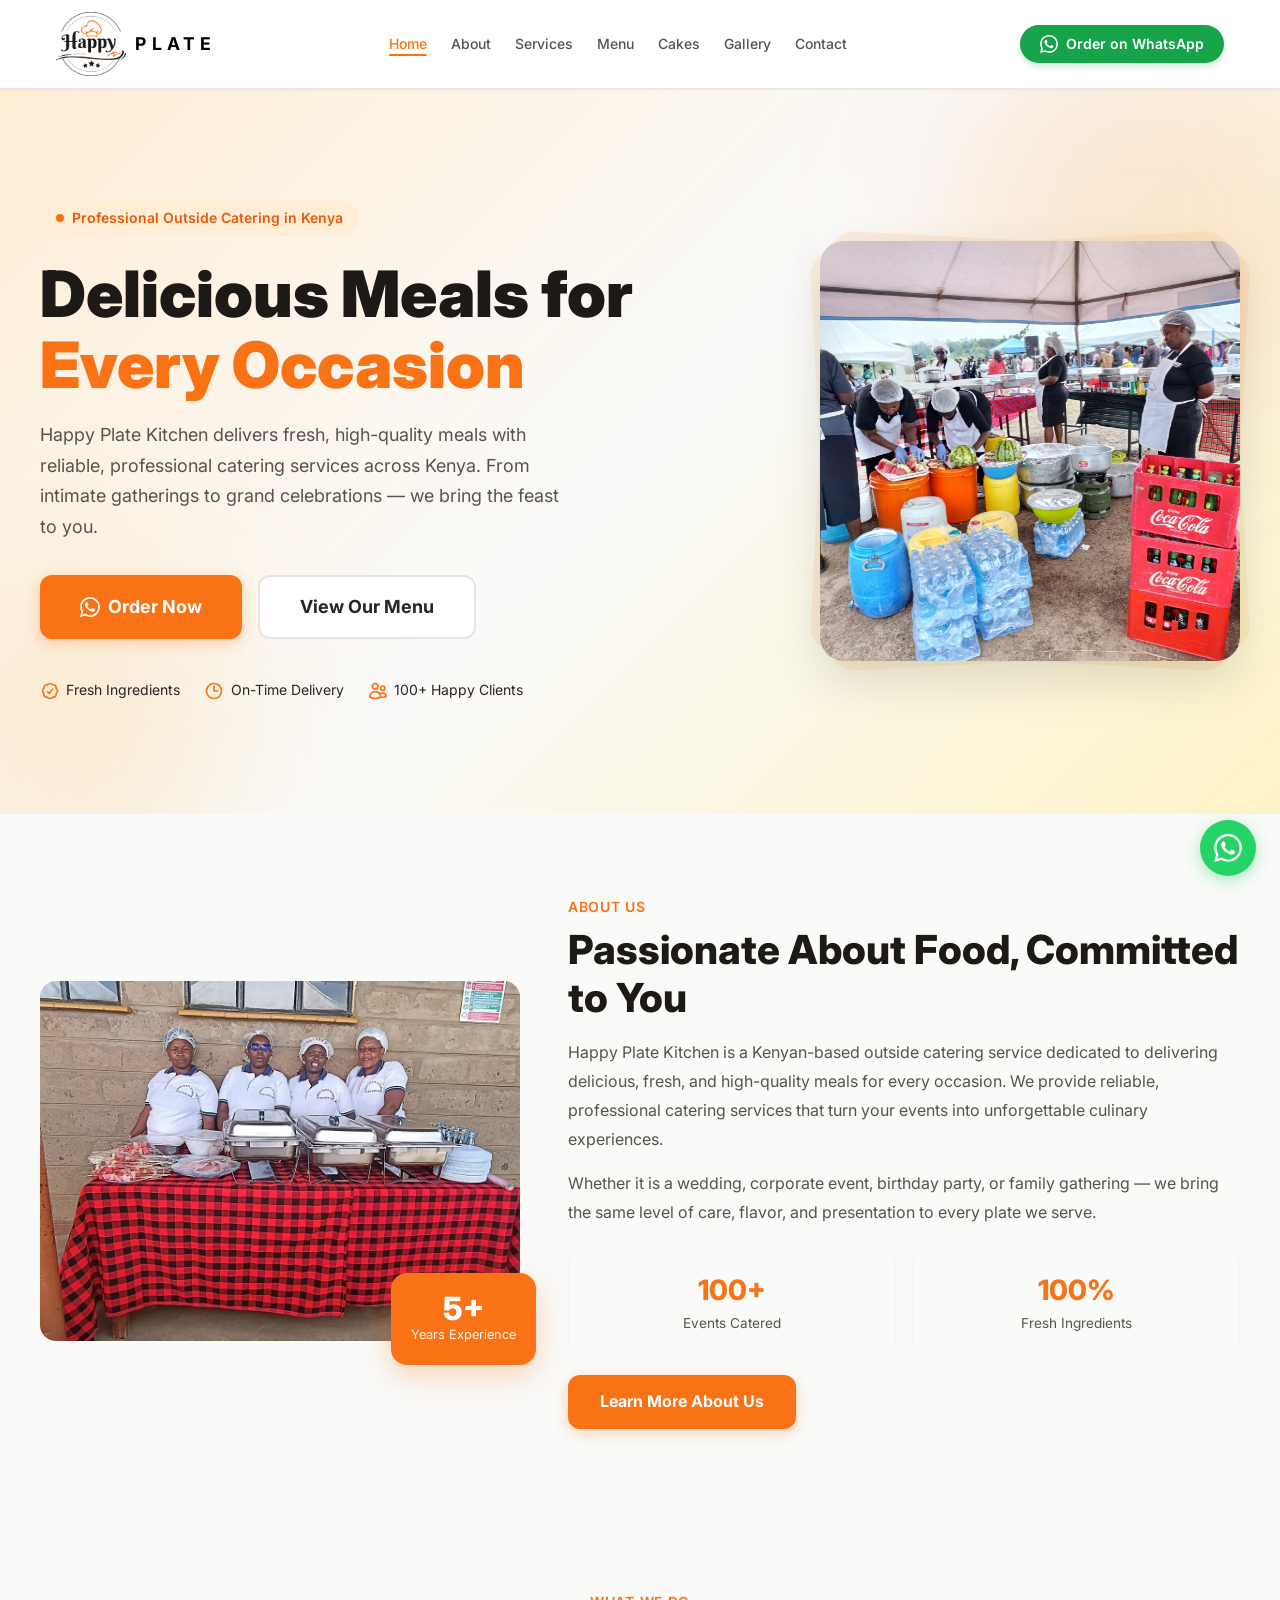
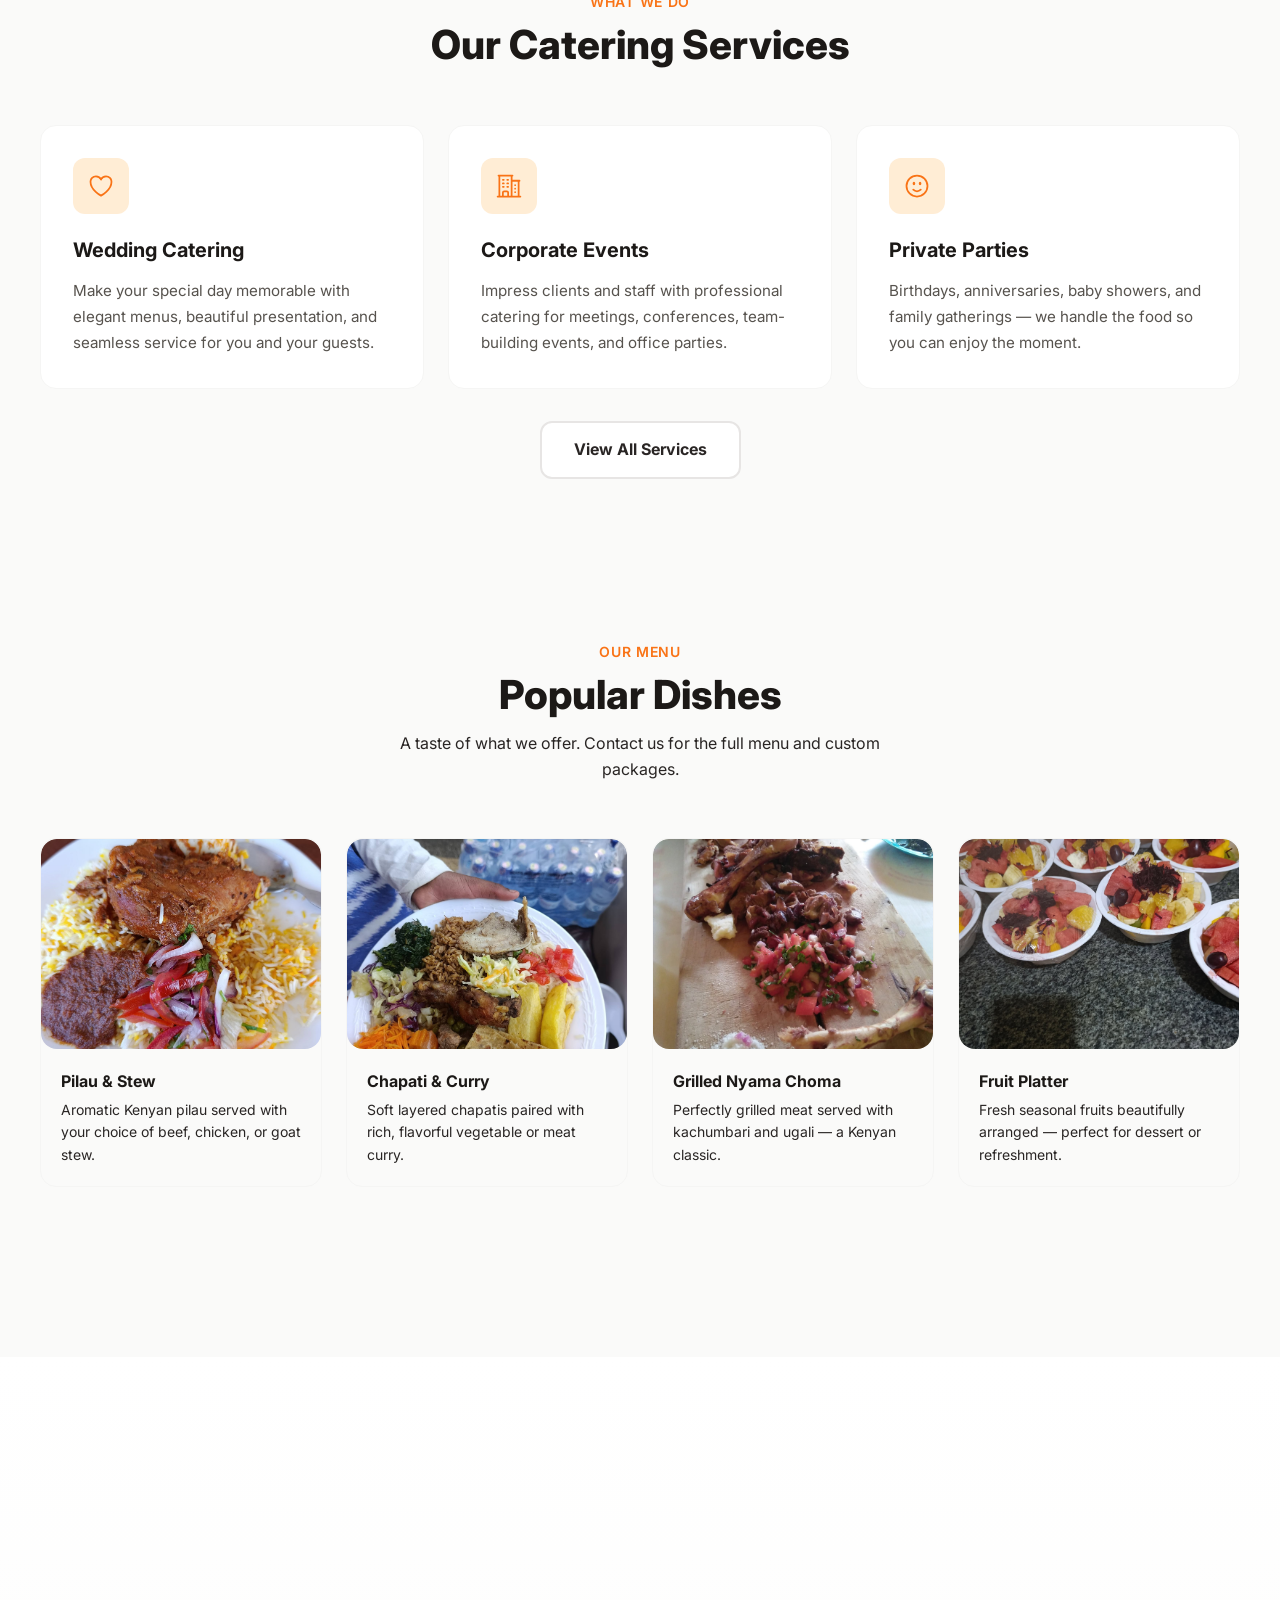
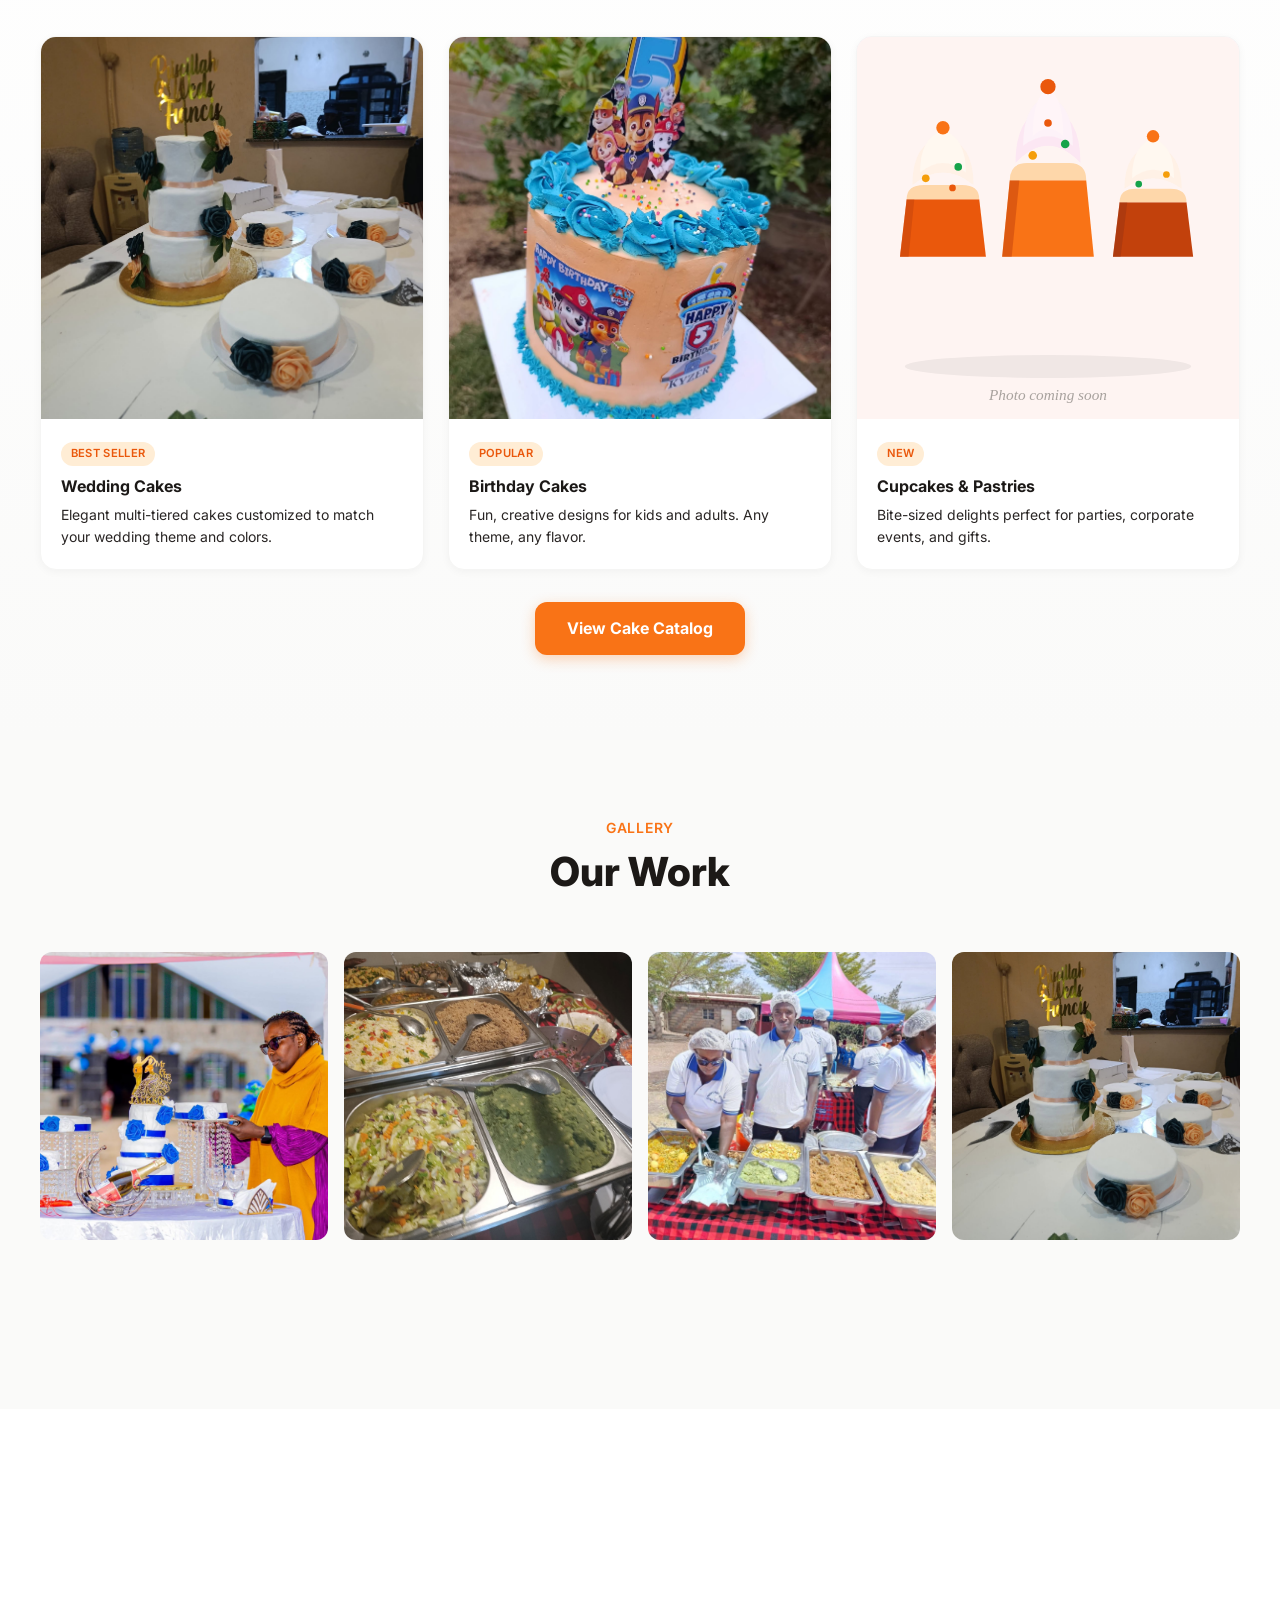
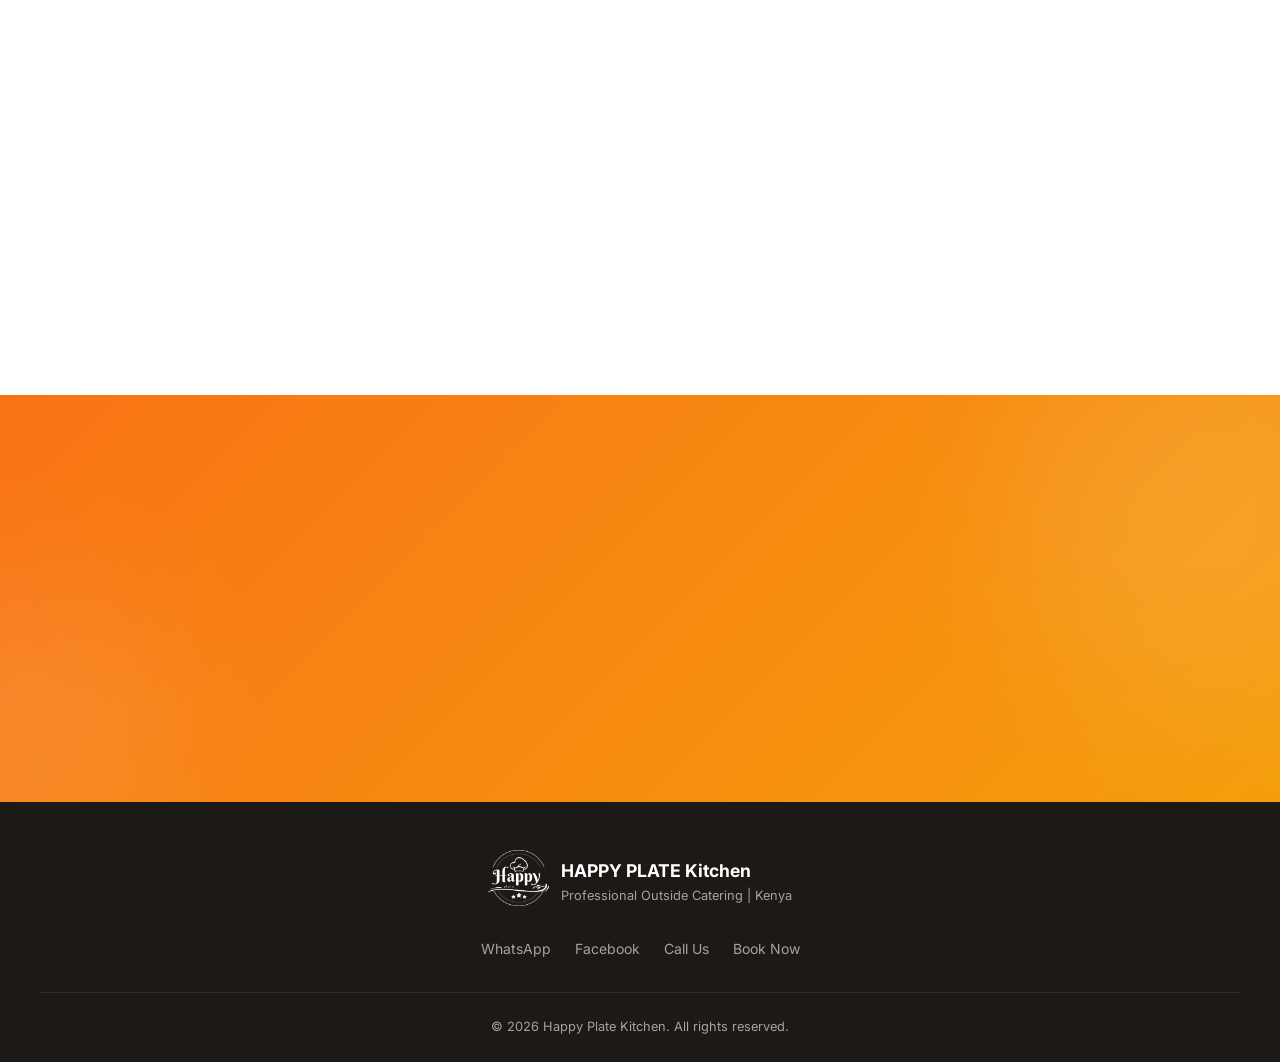
<file: index.html>
<!DOCTYPE html>
<html lang="en">
<head>
<meta charset="UTF-8">
<meta name="viewport" content="width=device-width, initial-scale=1.0">
<title>Happy Plate Kitchen | Professional Outside Catering Kenya</title>
<meta name="description" content="Happy Plate Kitchen - Kenyan-based outside catering delivering delicious, fresh, high-quality meals for weddings, corporate events, parties & more.">
<link rel="stylesheet" href="style.css">
<link rel="preconnect" href="https://fonts.googleapis.com">
<link href="https://fonts.googleapis.com/css2?family=Inter:wght@300;400;500;600;700;800;900&display=swap" rel="stylesheet">
</head>
<body>

<div class="scroll-progress" id="scrollProgress"></div>

<nav class="navbar">
<div class="nav-container">
<a href="index.html" class="logo">
<img src="images/logo.png" alt="Happy Plate Kitchen logo" class="logo-img"><span class="logo-plate">PLATE</span>
</a>
<ul class="nav-links">
<li><a href="index.html" class="active">Home</a></li>
<li><a href="about.html">About</a></li>
<li><a href="services.html">Services</a></li>
<li><a href="menu.html">Menu</a></li>
<li><a href="cakes.html">Cakes</a></li>
<li><a href="gallery.html">Gallery</a></li>
<li><a href="contact.html">Contact</a></li>
</ul>
<a href="https://wa.me/254740678338" target="_blank" class="btn-whatsapp">
<svg width="18" height="18" fill="currentColor" viewBox="0 0 24 24"><path d="M17.472 14.382c-.297-.149-1.758-.867-2.03-.967-.273-.099-.471-.148-.67.15-.197.297-.767.966-.94 1.164-.173.199-.347.223-.644.075-.297-.15-1.255-.463-2.39-1.475-.883-.788-1.48-1.761-1.653-2.059-.173-.297-.018-.458.13-.606.134-.133.298-.347.446-.52.149-.174.198-.298.298-.497.099-.198.05-.371-.025-.52-.075-.149-.669-1.612-.916-2.207-.242-.579-.487-.5-.669-.51-.173-.008-.371-.01-.57-.01-.198 0-.52.074-.792.372-.272.297-1.04 1.016-1.04 2.479 0 1.462 1.065 2.875 1.213 3.074.149.198 2.096 3.2 5.077 4.487.709.306 1.262.489 1.694.625.712.227 1.36.195 1.871.118.571-.085 1.758-.719 2.006-1.413.248-.694.248-1.289.173-1.413-.074-.124-.272-.198-.57-.347m-5.421 7.403h-.004a9.87 9.87 0 01-5.031-1.378l-.361-.214-3.741.982.998-3.648-.235-.374a9.86 9.86 0 01-1.51-5.26c.001-5.45 4.436-9.884 9.888-9.884 2.64 0 5.122 1.03 6.988 2.898a9.825 9.825 0 012.893 6.994c-.003 5.45-4.437 9.884-9.885 9.884m8.413-18.297A11.815 11.815 0 0012.05 0C5.495 0 .16 5.335.157 11.892c0 2.096.547 4.142 1.588 5.945L.057 24l6.305-1.654a11.882 11.882 0 005.683 1.448h.005c6.554 0 11.89-5.335 11.893-11.893a11.821 11.821 0 00-3.48-8.413z"/></svg>
Order on WhatsApp
</a>
<button class="mobile-menu-btn" onclick="toggleMenu()">
<span></span><span></span><span></span>
</button>
</div>
<div class="mobile-nav" id="mobileNav">
<a href="index.html" class="active">Home</a>
<a href="about.html">About</a>
<a href="services.html">Services</a>
<a href="menu.html">Menu</a>
<a href="cakes.html">Cakes</a>
<a href="gallery.html">Gallery</a>
<a href="contact.html">Contact</a>
</div>
</nav>

<section class="hero" id="home">
<div class="hero-bg"></div>
<div class="hero-blob-1"></div>
<div class="hero-blob-2"></div>
<div class="hero-container" data-aos="fade-up">
<div class="hero-content">
<div class="hero-badge">
<span class="hero-badge-dot"></span>
Professional Outside Catering in Kenya
</div>
<h1 class="hero-title">Delicious Meals for <span>Every Occasion</span></h1>
<p class="hero-text">Happy Plate Kitchen delivers fresh, high-quality meals with reliable, professional catering services across Kenya. From intimate gatherings to grand celebrations — we bring the feast to you.</p>
<div class="hero-buttons">
<a href="https://wa.me/254740678338" target="_blank" class="btn btn-primary btn-lg">
<svg width="20" height="20" fill="currentColor" viewBox="0 0 24 24"><path d="M17.472 14.382c-.297-.149-1.758-.867-2.03-.967-.273-.099-.471-.148-.67.15-.197.297-.767.966-.94 1.164-.173.199-.347.223-.644.075-.297-.15-1.255-.463-2.39-1.475-.883-.788-1.48-1.761-1.653-2.059-.173-.297-.018-.458.13-.606.134-.133.298-.347.446-.52.149-.174.198-.298.298-.497.099-.198.05-.371-.025-.52-.075-.149-.669-1.612-.916-2.207-.242-.579-.487-.5-.669-.51-.173-.008-.371-.01-.57-.01-.198 0-.52.074-.792.372-.272.297-1.04 1.016-1.04 2.479 0 1.462 1.065 2.875 1.213 3.074.149.198 2.096 3.2 5.077 4.487.709.306 1.262.489 1.694.625.712.227 1.36.195 1.871.118.571-.085 1.758-.719 2.006-1.413.248-.694.248-1.289.173-1.413-.074-.124-.272-.198-.57-.347m-5.421 7.403h-.004a9.87 9.87 0 01-5.031-1.378l-.361-.214-3.741.982.998-3.648-.235-.374a9.86 9.86 0 01-1.51-5.26c.001-5.45 4.436-9.884 9.888-9.884 2.64 0 5.122 1.03 6.988 2.898a9.825 9.825 0 012.893 6.994c-.003 5.45-4.437 9.884-9.885 9.884m8.413-18.297A11.815 11.815 0 0012.05 0C5.495 0 .16 5.335.157 11.892c0 2.096.547 4.142 1.588 5.945L.057 24l6.305-1.654a11.882 11.882 0 005.683 1.448h.005c6.554 0 11.89-5.335 11.893-11.893a11.821 11.821 0 00-3.48-8.413z"/></svg>
Order Now
</a>
<a href="menu.html" class="btn btn-outline btn-lg">View Our Menu</a>
</div>
<div class="hero-features">
<span><svg fill="none" stroke="currentColor" stroke-width="2" viewBox="0 0 24 24"><path stroke-linecap="round" stroke-linejoin="round" d="M9 12.75L11.25 15 15 9.75M21 12c0 1.268-.63 2.39-1.593 3.068a3.745 3.745 0 01-1.043 3.296 3.745 3.745 0 01-3.296 1.043A3.745 3.745 0 0112 21c-1.268 0-2.39-.63-3.068-1.593a3.746 3.746 0 01-3.296-1.043 3.745 3.745 0 01-1.043-3.296A3.745 3.745 0 013 12c0-1.268.63-2.39 1.593-3.068a3.745 3.745 0 011.043-3.296 3.746 3.746 0 013.296-1.043A3.746 3.746 0 0112 3c1.268 0 2.39.63 3.068 1.593a3.746 3.746 0 013.296 1.043 3.746 3.746 0 011.043 3.296A3.745 3.745 0 0121 12z"/></svg>Fresh Ingredients</span>
<span><svg fill="none" stroke="currentColor" stroke-width="2" viewBox="0 0 24 24"><path stroke-linecap="round" stroke-linejoin="round" d="M12 6v6h4.5m4.5 0a9 9 0 11-18 0 9 9 0 0118 0z"/></svg>On-Time Delivery</span>
<span><svg fill="none" stroke="currentColor" stroke-width="2" viewBox="0 0 24 24"><path stroke-linecap="round" stroke-linejoin="round" d="M15 19.128a9.38 9.38 0 002.625.372 9.337 9.337 0 004.121-.952 4.125 4.125 0 00-7.533-2.493M15 19.128v-.003c0-1.113-.285-2.16-.786-3.07M15 19.128v.106A12.318 12.318 0 018.624 21c-2.331 0-4.512-.645-6.374-1.766l-.001-.109a6.375 6.375 0 0111.964-3.07M12 6.375a3.375 3.375 0 11-6.75 0 3.375 3.375 0 016.75 0zm8.25 2.25a2.625 2.625 0 11-5.25 0 2.625 2.625 0 015.25 0z"/></svg>100+ Happy Clients</span>
</div>
</div>
<div class="hero-image-wrap" data-aos="fade-left" data-aos-delay="200">
<div class="hero-image-deco-1"></div>
<div class="hero-image-deco-2"></div>
<div class="hero-image">
<img src="images/Galley.jpg" alt="A delicious spread from Happy Plate Kitchen">
</div>
</div>
</div>
</section>

<section class="section" id="about">
<div class="container">
<div class="about-grid">
<div class="about-image-wrap" data-aos="fade-right">
<div class="img-placeholder about-image">
<img src="images/Best_work_photos.jpg" alt="The Happy Plate Kitchen catering team" object-fit="cover" >
</div>

<div class="about-badge">
<div class="about-badge-number">5+</div>
<div class="about-badge-text">Years Experience</div>
</div>
</div>
<div class="about-content" data-aos="fade-left">
<p class="section-label">About Us</p>
<h2 class="section-title" style="text-align:left;margin-bottom:1rem;">Passionate About Food, Committed to You</h2>
<p class="about-text">Happy Plate Kitchen is a Kenyan-based outside catering service dedicated to delivering delicious, fresh, and high-quality meals for every occasion. We provide reliable, professional catering services that turn your events into unforgettable culinary experiences.</p>
<p class="about-text">Whether it is a wedding, corporate event, birthday party, or family gathering — we bring the same level of care, flavor, and presentation to every plate we serve.</p>
<div class="about-stats">
<div class="stat-box" data-aos="zoom-in" data-aos-delay="100">
<div class="stat-number">100+</div>
<div class="stat-label">Events Catered</div>
</div>
<div class="stat-box" data-aos="zoom-in" data-aos-delay="200">
<div class="stat-number">100%</div>
<div class="stat-label">Fresh Ingredients</div>
</div>
</div>
<a href="about.html" class="btn btn-primary mt-6">Learn More About Us</a>
</div>
</div>
</div>
</section>

<section class="section services-section" id="services">
<div class="container">
<div class="section-header" data-aos="fade-up">
<p class="section-label">What We Do</p>
<h2 class="section-title">Our Catering Services</h2>
</div>
<div class="grid-3">
<div class="card" data-aos="fade-up" data-aos-delay="100">
<div class="card-icon"><svg fill="none" stroke="currentColor" stroke-width="1.5" viewBox="0 0 24 24"><path stroke-linecap="round" stroke-linejoin="round" d="M21 8.25c0-2.485-2.099-4.5-4.688-4.5-1.935 0-3.597 1.126-4.312 2.733-.715-1.607-2.377-2.733-4.313-2.733C5.1 3.75 3 5.765 3 8.25c0 7.22 9 12 9 12s9-4.78 9-12z"/></svg></div>
<h3 class="card-title">Wedding Catering</h3>
<p class="card-text">Make your special day memorable with elegant menus, beautiful presentation, and seamless service for you and your guests.</p>
</div>
<div class="card" data-aos="fade-up" data-aos-delay="200">
<div class="card-icon"><svg fill="none" stroke="currentColor" stroke-width="1.5" viewBox="0 0 24 24"><path stroke-linecap="round" stroke-linejoin="round" d="M2.25 21h19.5m-18-18v18m10.5-18v18m6-13.5V21M6.75 6.75h.75m-.75 3h.75m-.75 3h.75m3-6h.75m-.75 3h.75m-.75 3h.75M6.75 21v-3.375c0-.621.504-1.125 1.125-1.125h2.25c.621 0 1.125.504 1.125 1.125V21M3 3h12m-.75 4.5H21m-3.75 3.75h.008v.008h-.008v-.008zm0 3h.008v.008h-.008v-.008zm0 3h.008v.008h-.008v-.008z"/></svg></div>
<h3 class="card-title">Corporate Events</h3>
<p class="card-text">Impress clients and staff with professional catering for meetings, conferences, team-building events, and office parties.</p>
</div>
<div class="card" data-aos="fade-up" data-aos-delay="300">
<div class="card-icon"><svg fill="none" stroke="currentColor" stroke-width="1.5" viewBox="0 0 24 24"><path stroke-linecap="round" stroke-linejoin="round" d="M15.182 15.182a4.5 4.5 0 01-6.364 0M21 12a9 9 0 11-18 0 9 9 0 0118 0zM9.75 9.75c0 .414-.168.75-.375.75S9 10.164 9 9.75 9.168 9 9.375 9s.375.336.375.75zm-.375 0h.008v.015h-.008V9.75zm5.625 0c0 .414-.168.75-.375.75s-.375-.336-.375-.75.168-.75.375-.75.375.336.375.75zm-.375 0h.008v.008h-.008V9.75z"/></svg></div>
<h3 class="card-title">Private Parties</h3>
<p class="card-text">Birthdays, anniversaries, baby showers, and family gatherings — we handle the food so you can enjoy the moment.</p>
</div>
</div>
<div class="text-center mt-8" data-aos="fade-up">
<a href="services.html" class="btn btn-outline">View All Services</a>
</div>
</div>
</section>

<section class="section" id="menu">
<div class="container">
<div class="section-header" data-aos="fade-up">
<p class="section-label">Our Menu</p>
<h2 class="section-title">Popular Dishes</h2>
<p class="section-subtitle">A taste of what we offer. Contact us for the full menu and custom packages.</p>
</div>
<div style="display:grid;grid-template-columns:repeat(auto-fit,minmax(250px,1fr));gap:1.5rem;">
<div class="menu-card" data-aos="fade-up" data-aos-delay="100">
<div class="menu-card-img img-placeholder"><img src="images/Curry.jpg" alt="Pilau and stew"></div>
<div class="menu-card-body"><h4 class="menu-card-title">Pilau & Stew</h4><p class="menu-card-desc">Aromatic Kenyan pilau served with your choice of beef, chicken, or goat stew.</p></div>
</div>
<div class="menu-card" data-aos="fade-up" data-aos-delay="200">
<div class="menu-card-img img-placeholder"><img src="images/Mixed_food_on_a_plate.jpg" alt="Chapati and curry"></div>
<div class="menu-card-body"><h4 class="menu-card-title">Chapati & Curry</h4><p class="menu-card-desc">Soft layered chapatis paired with rich, flavorful vegetable or meat curry.</p></div>
</div>
<div class="menu-card" data-aos="fade-up" data-aos-delay="300">
<div class="menu-card-img img-placeholder"><img src="images/Choma.jpg" alt="Grilled nyama choma"></div>
<div class="menu-card-body"><h4 class="menu-card-title">Grilled Nyama Choma</h4><p class="menu-card-desc">Perfectly grilled meat served with kachumbari and ugali — a Kenyan classic.</p></div>
</div>
<div class="menu-card" data-aos="fade-up" data-aos-delay="400">
<div class="menu-card-img img-placeholder"><img src="images/Fruits_mixture.jpg" alt="Fresh fruit platter"></div>
<div class="menu-card-body"><h4 class="menu-card-title">Fruit Platter</h4><p class="menu-card-desc">Fresh seasonal fruits beautifully arranged — perfect for dessert or refreshment.</p></div>
</div>
</div>
<div class="text-center mt-8" data-aos="fade-up">
<a href="menu.html" class="btn btn-outline">View Full Menu</a>
</div>
</div>
</section>

<section class="section cakes-section" id="cakes">
<div class="container">
<div class="section-header" data-aos="fade-up">
<p class="section-label">Sweet Treats</p>
<h2 class="section-title">Cakes & Bakery</h2>
<p class="section-subtitle">Custom cakes, cupcakes, and baked goods for birthdays, weddings, and all celebrations.</p>
</div>
<div style="display:grid;grid-template-columns:repeat(auto-fit,minmax(280px,1fr));gap:1.5rem;">
<div class="cake-card" data-aos="fade-up" data-aos-delay="100">
<div class="cake-card-img"><img src="images/Weddingcake.jpg" alt="Wedding cake"></div>
<div class="cake-card-body"><span class="cake-tag">Best Seller</span><h4 class="cake-card-title">Wedding Cakes</h4><p class="cake-card-desc">Elegant multi-tiered cakes customized to match your wedding theme and colors.</p></div>
</div>
<div class="cake-card" data-aos="fade-up" data-aos-delay="200">
<div class="cake-card-img"><img src="images/birthday_cake.jfif" alt="Birthday cake"></div>
<div class="cake-card-body"><span class="cake-tag">Popular</span><h4 class="cake-card-title">Birthday Cakes</h4><p class="cake-card-desc">Fun, creative designs for kids and adults. Any theme, any flavor.</p></div>
</div>
<div class="cake-card" data-aos="fade-up" data-aos-delay="300">
<div class="cake-card-img"><img src="images/illustration_decorated_cupcakes.svg" alt="Decorated cupcakes and pastries (illustration placeholder)"></div>
<div class="cake-card-body"><span class="cake-tag">New</span><h4 class="cake-card-title">Cupcakes & Pastries</h4><p class="cake-card-desc">Bite-sized delights perfect for parties, corporate events, and gifts.</p></div>
</div>
</div>
<div class="text-center mt-8" data-aos="fade-up">
<a href="cakes.html" class="btn btn-primary">View Cake Catalog</a>
</div>
</div>
</section>

<section class="section gallery-section" id="gallery">
<div class="container">
<div class="section-header" data-aos="fade-up">
<p class="section-label">Gallery</p>
<h2 class="section-title">Our Work</h2>
</div>
<div style="display:grid;grid-template-columns:repeat(auto-fit,minmax(200px,1fr));gap:1rem;">
<div class="gallery-item" data-aos="zoom-in" data-aos-delay="100"><img src="images/Galley_2.jpg" alt="Event catering photo"></div>
<div class="gallery-item" data-aos="zoom-in" data-aos-delay="150"><img src="images/Common_food.jpg" alt="Food from our kitchen"></div>
<div class="gallery-item" data-aos="zoom-in" data-aos-delay="200"><img src="images/Workers1.jpg" alt="Buffet setup"></div>
<div class="gallery-item" data-aos="zoom-in" data-aos-delay="250"><img src="images/Weddingcake.jpg" alt="Custom cake"></div>
</div>
<div class="text-center mt-8" data-aos="fade-up">
<a href="gallery.html" class="btn btn-outline">View Full Gallery</a>
</div>
</div>
</section>

<section class="section" style="background:white;">
<div class="container">
<div class="section-header" data-aos="fade-up">
<p class="section-label">Testimonials</p>
<h2 class="section-title">What Our Clients Say</h2>
</div>
<div class="grid-3">
<div class="testimonial-card" data-aos="fade-up" data-aos-delay="100">
<div class="stars">&#9733;&#9733;&#9733;&#9733;&#9733;</div>
<p class="testimonial-text">"The food was absolutely amazing! Our wedding guests are still talking about the pilau and stew. Professional service from start to finish."</p>
<p class="testimonial-author">— Sarah M.</p>
</div>
<div class="testimonial-card" data-aos="fade-up" data-aos-delay="200">
<div class="stars">&#9733;&#9733;&#9733;&#9733;&#9733;</div>
<p class="testimonial-text">"We hired Happy Plate for our company end-year party and they exceeded expectations. The nyama choma was perfectly grilled and the chapatis were soft and delicious."</p>
<p class="testimonial-author">— James K., HR Manager</p>
</div>
<div class="testimonial-card" data-aos="fade-up" data-aos-delay="300">
<div class="stars">&#9733;&#9733;&#9733;&#9733;&#9733;</div>
<p class="testimonial-text">"Reliable, punctual, and the food was fresh and tasty. Happy Plate made my mother's 70th birthday celebration truly special. Highly recommend!"</p>
<p class="testimonial-author">— Grace W.</p>
</div>
</div>
</div>
</section>

<section class="cta-section" id="contact">
<div class="cta-blob-1"></div>
<div class="cta-blob-2"></div>
<div data-aos="zoom-in">
<h2 class="cta-title">Ready to Cater Your Next Event?</h2>
<p class="cta-text">Get in touch today and let us make your occasion delicious. We cater all across Kenya — from intimate gatherings to large celebrations.</p>
<div class="cta-buttons">
<a href="https://wa.me/254740678338" target="_blank" class="btn btn-white btn-lg">
<svg width="22" height="22" fill="currentColor" viewBox="0 0 24 24"><path d="M17.472 14.382c-.297-.149-1.758-.867-2.03-.967-.273-.099-.471-.148-.67.15-.197.297-.767.966-.94 1.164-.173.199-.347.223-.644.075-.297-.15-1.255-.463-2.39-1.475-.883-.788-1.48-1.761-1.653-2.059-.173-.297-.018-.458.13-.606.134-.133.298-.347.446-.52.149-.174.198-.298.298-.497.099-.198.05-.371-.025-.52-.075-.149-.669-1.612-.916-2.207-.242-.579-.487-.5-.669-.51-.173-.008-.371-.01-.57-.01-.198 0-.52.074-.792.372-.272.297-1.04 1.016-1.04 2.479 0 1.462 1.065 2.875 1.213 3.074.149.198 2.096 3.2 5.077 4.487.709.306 1.262.489 1.694.625.712.227 1.36.195 1.871.118.571-.085 1.758-.719 2.006-1.413.248-.694.248-1.289.173-1.413-.074-.124-.272-.198-.57-.347m-5.421 7.403h-.004a9.87 9.87 0 01-5.031-1.378l-.361-.214-3.741.982.998-3.648-.235-.374a9.86 9.86 0 01-1.51-5.26c.001-5.45 4.436-9.884 9.888-9.884 2.64 0 5.122 1.03 6.988 2.898a9.825 9.825 0 012.893 6.994c-.003 5.45-4.437 9.884-9.885 9.884m8.413-18.297A11.815 11.815 0 0012.05 0C5.495 0 .16 5.335.157 11.892c0 2.096.547 4.142 1.588 5.945L.057 24l6.305-1.654a11.882 11.882 0 005.683 1.448h.005c6.554 0 11.89-5.335 11.893-11.893a11.821 11.821 0 00-3.48-8.413z"/></svg>
Chat on WhatsApp
</a>
<a href="tel:0740678338" class="btn btn-lg" style="background:rgba(255,255,255,0.15);color:white;border:2px solid rgba(255,255,255,0.3);">
<svg width="22" height="22" fill="none" stroke="currentColor" stroke-width="2" viewBox="0 0 24 24"><path stroke-linecap="round" stroke-linejoin="round" d="M2.25 6.75c0 8.284 6.716 15 15 15h2.25a2.25 2.25 0 002.25-2.25v-1.372c0-.516-.351-.966-.852-1.091l-4.423-1.106c-.44-.11-.902.055-1.173.417l-.97 1.293c-.282.376-.769.542-1.21.38a12.035 12.035 0 01-7.143-7.143c-.162-.441.004-.928.38-1.21l1.293-.97c.363-.271.527-.734.417-1.173L6.963 3.102a1.125 1.125 0 00-1.091-.852H4.5A2.25 2.25 0 002.25 4.5v2.25z"/></svg>
Call 0740 678338
</a>
</div>
</div>
</section>

<footer class="footer">
<div class="footer-container">
<div class="footer-top">
<div class="footer-brand">
<img src="images/logo-white.png" alt="Happy Plate Kitchen logo" class="footer-brand-img">
<div>
<div class="footer-brand-text">HAPPY PLATE Kitchen</div>
<div class="footer-brand-sub">Professional Outside Catering | Kenya</div>
</div>
</div>
<div class="footer-links">
<a href="https://wa.me/254740678338" target="_blank">WhatsApp</a>
<a href="https://www.facebook.com/profile.php?id=61580439757400" target="_blank">Facebook</a>
<a href="tel:0740678338">Call Us</a>
<a href="contact.html">Book Now</a>
</div>
</div>
<div class="footer-bottom">
<p>&copy; 2026 Happy Plate Kitchen. All rights reserved.</p>
</div>
</div>
</footer>

<a href="https://wa.me/254740678338" target="_blank" class="fab-whatsapp" aria-label="Chat on WhatsApp">
<svg width="28" height="28" fill="currentColor" viewBox="0 0 24 24"><path d="M17.472 14.382c-.297-.149-1.758-.867-2.03-.967-.273-.099-.471-.148-.67.15-.197.297-.767.966-.94 1.164-.173.199-.347.223-.644.075-.297-.15-1.255-.463-2.39-1.475-.883-.788-1.48-1.761-1.653-2.059-.173-.297-.018-.458.13-.606.134-.133.298-.347.446-.52.149-.174.198-.298.298-.497.099-.198.05-.371-.025-.52-.075-.149-.669-1.612-.916-2.207-.242-.579-.487-.5-.669-.51-.173-.008-.371-.01-.57-.01-.198 0-.52.074-.792.372-.272.297-1.04 1.016-1.04 2.479 0 1.462 1.065 2.875 1.213 3.074.149.198 2.096 3.2 5.077 4.487.709.306 1.262.489 1.694.625.712.227 1.36.195 1.871.118.571-.085 1.758-.719 2.006-1.413.248-.694.248-1.289.173-1.413-.074-.124-.272-.198-.57-.347m-5.421 7.403h-.004a9.87 9.87 0 01-5.031-1.378l-.361-.214-3.741.982.998-3.648-.235-.374a9.86 9.86 0 01-1.51-5.26c.001-5.45 4.436-9.884 9.888-9.884 2.64 0 5.122 1.03 6.988 2.898a9.825 9.825 0 012.893 6.994c-.003 5.45-4.437 9.884-9.885 9.884m8.413-18.297A11.815 11.815 0 0012.05 0C5.495 0 .16 5.335.157 11.892c0 2.096.547 4.142 1.588 5.945L.057 24l6.305-1.654a11.882 11.882 0 005.683 1.448h.005c6.554 0 11.89-5.335 11.893-11.893a11.821 11.821 0 00-3.48-8.413z"/></svg>
</a>

<script>
function toggleMenu() { document.getElementById('mobileNav').classList.toggle('open'); }
window.addEventListener('scroll', function() {
    var st = document.documentElement.scrollTop || document.body.scrollTop;
    var sh = document.documentElement.scrollHeight - document.documentElement.clientHeight;
    document.getElementById('scrollProgress').style.width = (st/sh*100) + '%';
});
var observer = new IntersectionObserver(function(entries) {
    entries.forEach(function(entry) { if(entry.isIntersecting) entry.target.classList.add('aos-animate'); });
}, { threshold: 0.1 });
document.querySelectorAll('[data-aos]').forEach(function(el) { observer.observe(el); });
</script>

</body>
</html>
</file>
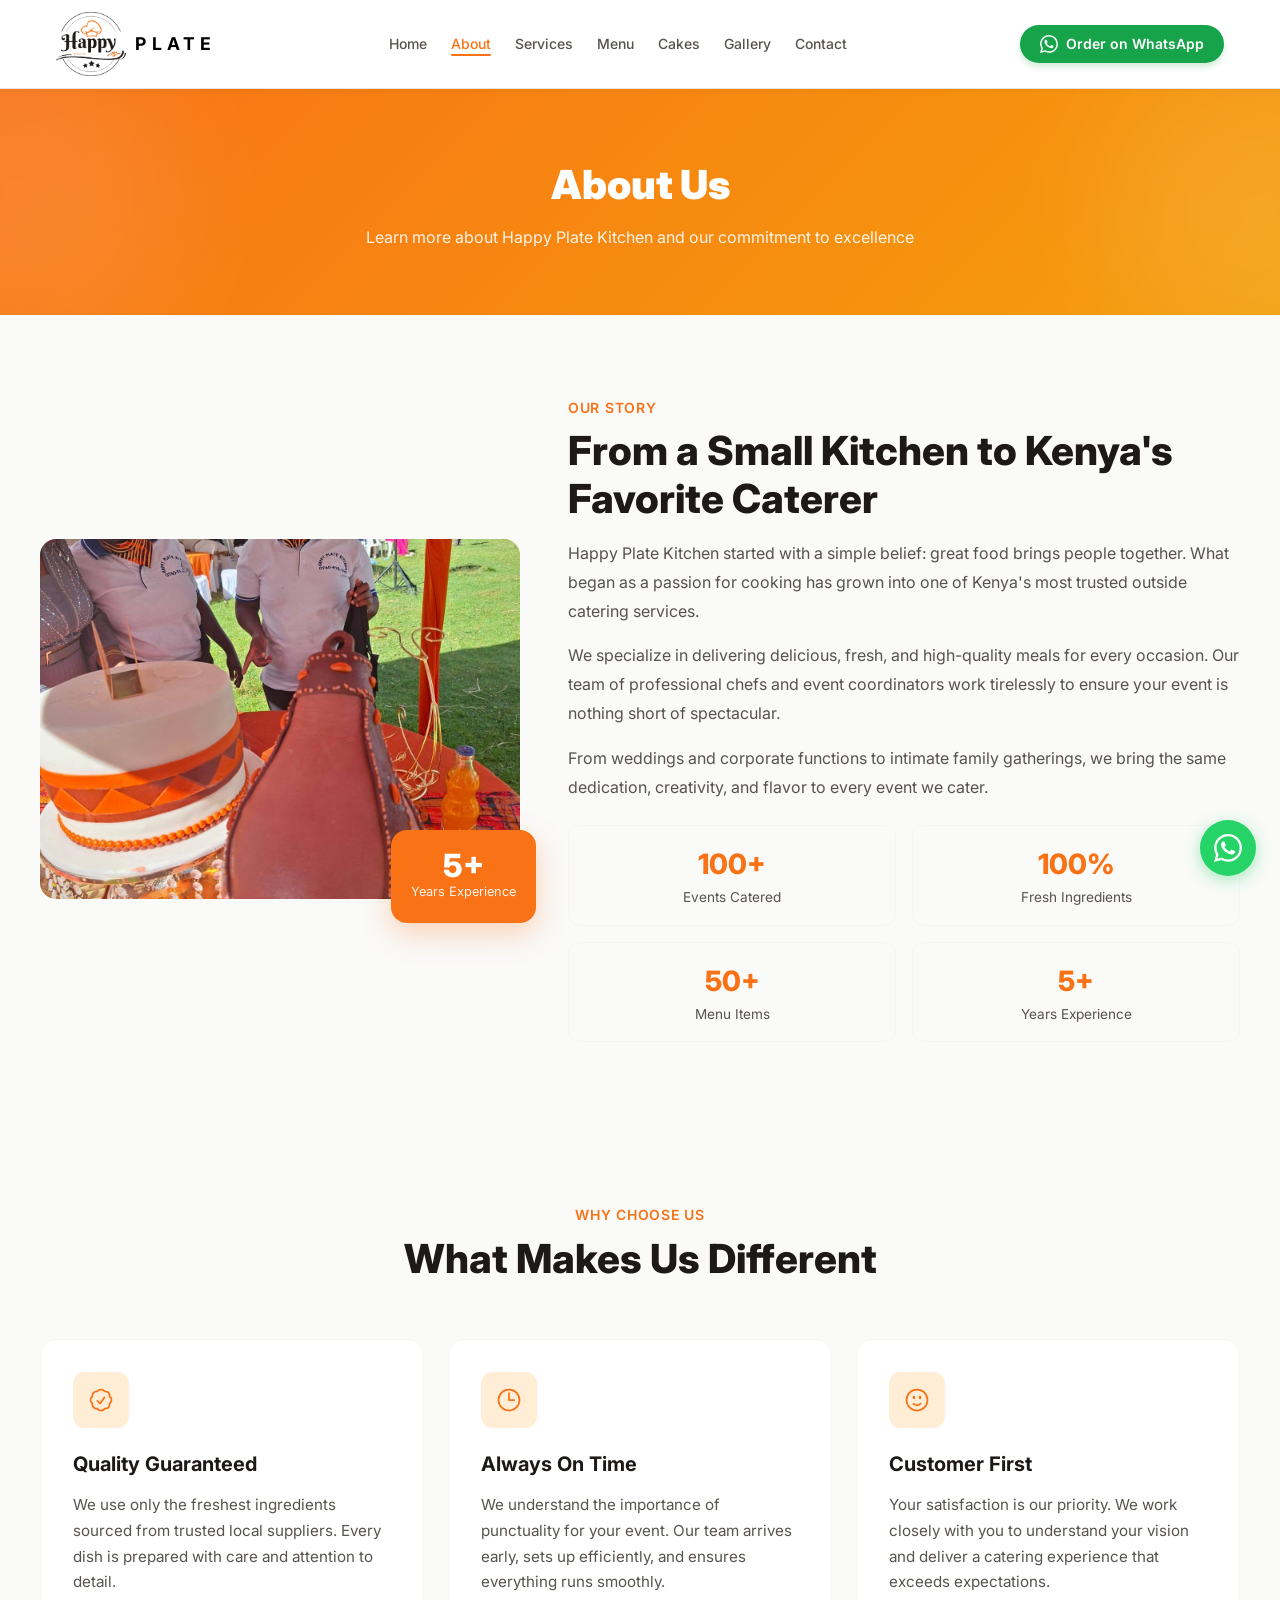
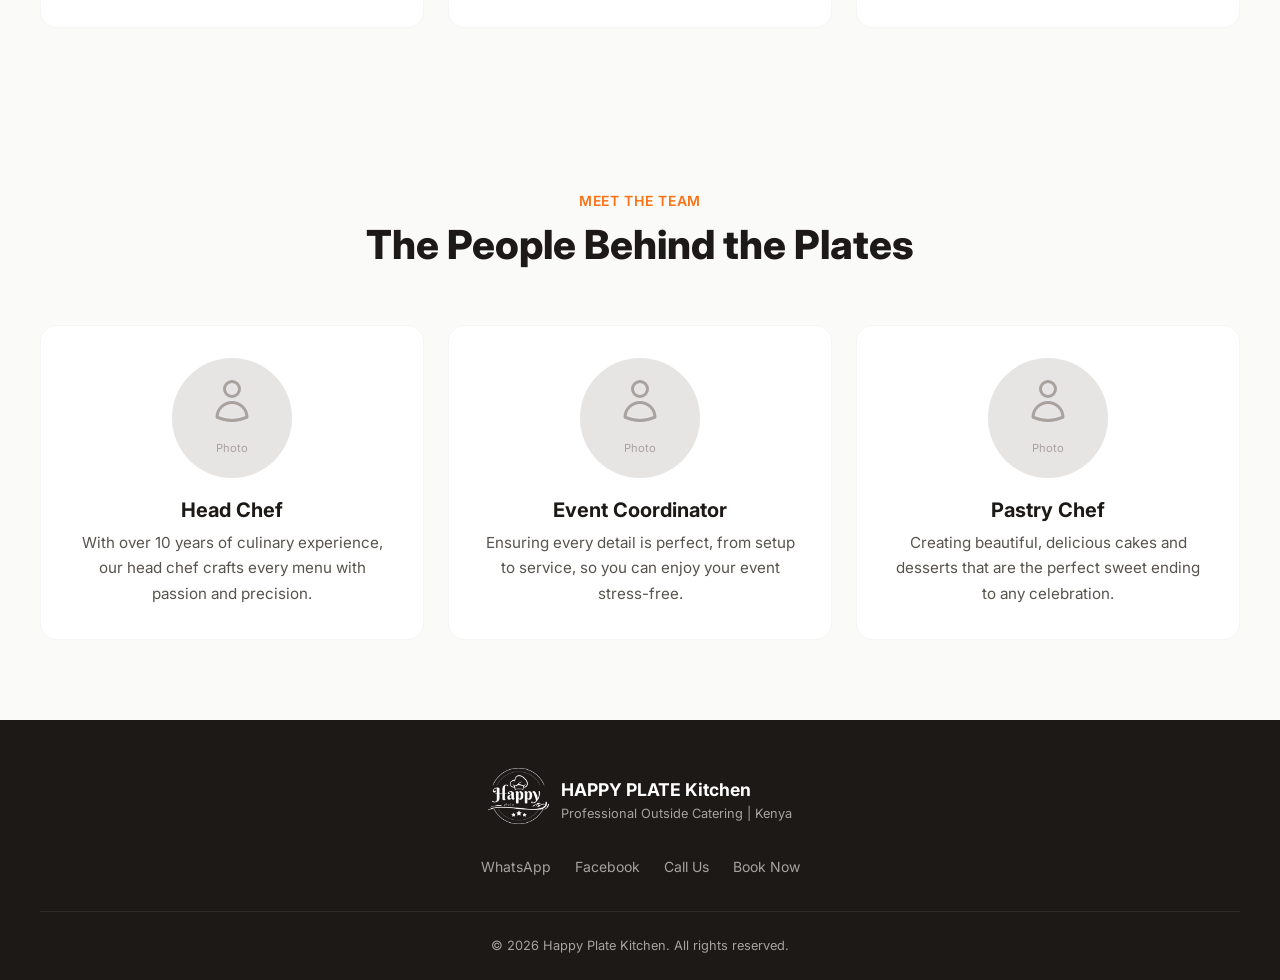
<file: about.html>
<!DOCTYPE html>
<html lang="en">
<head>
<meta charset="UTF-8">
<meta name="viewport" content="width=device-width, initial-scale=1.0">
<title>About Us | Happy Plate Kitchen</title>
<meta name="description" content="Happy Plate Kitchen - Professional outside catering and bakery services in Kenya.">
<link rel="stylesheet" href="style.css">
<link rel="preconnect" href="https://fonts.googleapis.com">
<link href="https://fonts.googleapis.com/css2?family=Inter:wght@300;400;500;600;700;800;900&display=swap" rel="stylesheet">
</head>
<body>
<div class="scroll-progress" id="scrollProgress"></div>
<nav class="navbar">
<div class="nav-container">
<a href="index.html" class="logo">
<img src="images/logo.png" alt="Happy Plate Kitchen logo" class="logo-img"><span class="logo-plate">PLATE</span>
</a>
<ul class="nav-links">
<li><a href="index.html" class="">Home</a></li>
<li><a href="about.html" class="active">About</a></li>
<li><a href="services.html" class="">Services</a></li>
<li><a href="menu.html" class="">Menu</a></li>
<li><a href="cakes.html" class="">Cakes</a></li>
<li><a href="gallery.html" class="">Gallery</a></li>
<li><a href="contact.html" class="">Contact</a></li>
</ul>
<a href="https://wa.me/254740678338" target="_blank" class="btn-whatsapp">
<svg width="18" height="18" fill="currentColor" viewBox="0 0 24 24"><path d="M17.472 14.382c-.297-.149-1.758-.867-2.03-.967-.273-.099-.471-.148-.67.15-.197.297-.767.966-.94 1.164-.173.199-.347.223-.644.075-.297-.15-1.255-.463-2.39-1.475-.883-.788-1.48-1.761-1.653-2.059-.173-.297-.018-.458.13-.606.134-.133.298-.347.446-.52.149-.174.198-.298.298-.497.099-.198.05-.371-.025-.52-.075-.149-.669-1.612-.916-2.207-.242-.579-.487-.5-.669-.51-.173-.008-.371-.01-.57-.01-.198 0-.52.074-.792.372-.272.297-1.04 1.016-1.04 2.479 0 1.462 1.065 2.875 1.213 3.074.149.198 2.096 3.2 5.077 4.487.709.306 1.262.489 1.694.625.712.227 1.36.195 1.871.118.571-.085 1.758-.719 2.006-1.413.248-.694.248-1.289.173-1.413-.074-.124-.272-.198-.57-.347m-5.421 7.403h-.004a9.87 9.87 0 01-5.031-1.378l-.361-.214-3.741.982.998-3.648-.235-.374a9.86 9.86 0 01-1.51-5.26c.001-5.45 4.436-9.884 9.888-9.884 2.64 0 5.122 1.03 6.988 2.898a9.825 9.825 0 012.893 6.994c-.003 5.45-4.437 9.884-9.885 9.884m8.413-18.297A11.815 11.815 0 0012.05 0C5.495 0 .16 5.335.157 11.892c0 2.096.547 4.142 1.588 5.945L.057 24l6.305-1.654a11.882 11.882 0 005.683 1.448h.005c6.554 0 11.89-5.335 11.893-11.893a11.821 11.821 0 00-3.48-8.413z"/></svg>
Order on WhatsApp
</a>
<button class="mobile-menu-btn" onclick="toggleMenu()">
<span></span><span></span><span></span>
</button>
</div>
<div class="mobile-nav" id="mobileNav">
<a href="index.html" class="">Home</a>
<a href="about.html" class="active">About</a>
<a href="services.html" class="">Services</a>
<a href="menu.html" class="">Menu</a>
<a href="cakes.html" class="">Cakes</a>
<a href="gallery.html" class="">Gallery</a>
<a href="contact.html" class="">Contact</a>
</div>
</nav>
<section class="page-header">
<div class="page-header-blob" style="top:-20%;left:-10%;"></div>
<div class="page-header-blob" style="bottom:-20%;right:-10%;"></div>
<h1 class="page-header-title">About Us</h1>
<p class="page-header-subtitle">Learn more about Happy Plate Kitchen and our commitment to excellence</p>
</section>
<section class="section">
<div class="container">
<div class="about-grid">
<div class="about-image-wrap" data-aos="fade-right">
<div class="img-placeholder about-image">
<img src="images/Galley1.jpg" alt="The Happy Plate Kitchen catering team">
</div>
<div class="about-badge">
<div class="about-badge-number">5+</div>
<div class="about-badge-text">Years Experience</div>
</div>
</div>
<div class="about-content" data-aos="fade-left">
<p class="section-label">Our Story</p>
<h2 class="section-title" style="text-align:left;margin-bottom:1rem;">From a Small Kitchen to Kenya's Favorite Caterer</h2>
<p class="about-text">Happy Plate Kitchen started with a simple belief: great food brings people together. What began as a passion for cooking has grown into one of Kenya's most trusted outside catering services.</p>
<p class="about-text">We specialize in delivering delicious, fresh, and high-quality meals for every occasion. Our team of professional chefs and event coordinators work tirelessly to ensure your event is nothing short of spectacular.</p>
<p class="about-text">From weddings and corporate functions to intimate family gatherings, we bring the same dedication, creativity, and flavor to every event we cater.</p>
<div class="about-stats">
<div class="stat-box" data-aos="zoom-in" data-aos-delay="100">
<div class="stat-number">100+</div>
<div class="stat-label">Events Catered</div>
</div>
<div class="stat-box" data-aos="zoom-in" data-aos-delay="200">
<div class="stat-number">100%</div>
<div class="stat-label">Fresh Ingredients</div>
</div>
<div class="stat-box" data-aos="zoom-in" data-aos-delay="300">
<div class="stat-number">50+</div>
<div class="stat-label">Menu Items</div>
</div>
<div class="stat-box" data-aos="zoom-in" data-aos-delay="400">
<div class="stat-number">5+</div>
<div class="stat-label">Years Experience</div>
</div>
</div>
</div>
</div>
</div>
</section>

<section class="section" style="background:var(--stone-50);">
<div class="container">
<div class="section-header" data-aos="fade-up">
<p class="section-label">Why Choose Us</p>
<h2 class="section-title">What Makes Us Different</h2>
</div>
<div class="grid-3">
<div class="card" data-aos="fade-up" data-aos-delay="100">
<div class="card-icon"><svg fill="none" stroke="currentColor" stroke-width="1.5" viewBox="0 0 24 24"><path stroke-linecap="round" stroke-linejoin="round" d="M9 12.75L11.25 15 15 9.75M21 12c0 1.268-.63 2.39-1.593 3.068a3.745 3.745 0 01-1.043 3.296 3.745 3.745 0 01-3.296 1.043A3.745 3.745 0 0112 21c-1.268 0-2.39-.63-3.068-1.593a3.746 3.746 0 01-3.296-1.043 3.745 3.745 0 01-1.043-3.296A3.745 3.745 0 013 12c0-1.268.63-2.39 1.593-3.068a3.745 3.745 0 011.043-3.296 3.746 3.746 0 013.296-1.043A3.746 3.746 0 0112 3c1.268 0 2.39.63 3.068 1.593a3.746 3.746 0 013.296 1.043 3.746 3.746 0 011.043 3.296A3.745 3.745 0 0121 12z"/></svg></div>
<h3 class="card-title">Quality Guaranteed</h3>
<p class="card-text">We use only the freshest ingredients sourced from trusted local suppliers. Every dish is prepared with care and attention to detail.</p>
</div>
<div class="card" data-aos="fade-up" data-aos-delay="200">
<div class="card-icon"><svg fill="none" stroke="currentColor" stroke-width="1.5" viewBox="0 0 24 24"><path stroke-linecap="round" stroke-linejoin="round" d="M12 6v6h4.5m4.5 0a9 9 0 11-18 0 9 9 0 0118 0z"/></svg></div>
<h3 class="card-title">Always On Time</h3>
<p class="card-text">We understand the importance of punctuality for your event. Our team arrives early, sets up efficiently, and ensures everything runs smoothly.</p>
</div>
<div class="card" data-aos="fade-up" data-aos-delay="300">
<div class="card-icon"><svg fill="none" stroke="currentColor" stroke-width="1.5" viewBox="0 0 24 24"><path stroke-linecap="round" stroke-linejoin="round" d="M15.182 15.182a4.5 4.5 0 01-6.364 0M21 12a9 9 0 11-18 0 9 9 0 0118 0zM9.75 9.75c0 .414-.168.75-.375.75S9 10.164 9 9.75 9.168 9 9.375 9s.375.336.375.75zm-.375 0h.008v.015h-.008V9.75zm5.625 0c0 .414-.168.75-.375.75s-.375-.336-.375-.75.168-.75.375-.75.375.336.375.75zm-.375 0h.008v.008h-.008V9.75z"/></svg></div>
<h3 class="card-title">Customer First</h3>
<p class="card-text">Your satisfaction is our priority. We work closely with you to understand your vision and deliver a catering experience that exceeds expectations.</p>
</div>
</div>
</div>
</section>

<section class="section">
<div class="container">
<div class="section-header" data-aos="fade-up">
<p class="section-label">Meet the Team</p>
<h2 class="section-title">The People Behind the Plates</h2>
</div>
<div class="grid-3">
<div class="card text-center" data-aos="fade-up" data-aos-delay="100">
<div class="img-placeholder" style="aspect-ratio:1;border-radius:50%;width:120px;margin:0 auto 1rem;">
<div class="img-placeholder-inner"><svg width="40" height="40" fill="none" stroke="currentColor" stroke-width="1.5" viewBox="0 0 24 24"><path stroke-linecap="round" stroke-linejoin="round" d="M15.75 6a3.75 3.75 0 11-7.5 0 3.75 3.75 0 017.5 0zM4.501 20.118a7.5 7.5 0 0114.998 0A17.933 17.933 0 0112 21.75c-2.676 0-5.216-.584-7.499-1.632z"/></svg><p style="font-size:0.7rem;">Photo</p></div>
</div>
<h3 class="card-title" style="margin-bottom:0.25rem;">Head Chef</h3>
<p class="card-text">With over 10 years of culinary experience, our head chef crafts every menu with passion and precision.</p>
</div>
<div class="card text-center" data-aos="fade-up" data-aos-delay="200">
<div class="img-placeholder" style="aspect-ratio:1;border-radius:50%;width:120px;margin:0 auto 1rem;">
<div class="img-placeholder-inner"><svg width="40" height="40" fill="none" stroke="currentColor" stroke-width="1.5" viewBox="0 0 24 24"><path stroke-linecap="round" stroke-linejoin="round" d="M15.75 6a3.75 3.75 0 11-7.5 0 3.75 3.75 0 017.5 0zM4.501 20.118a7.5 7.5 0 0114.998 0A17.933 17.933 0 0112 21.75c-2.676 0-5.216-.584-7.499-1.632z"/></svg><p style="font-size:0.7rem;">Photo</p></div>
</div>
<h3 class="card-title" style="margin-bottom:0.25rem;">Event Coordinator</h3>
<p class="card-text">Ensuring every detail is perfect, from setup to service, so you can enjoy your event stress-free.</p>
</div>
<div class="card text-center" data-aos="fade-up" data-aos-delay="300">
<div class="img-placeholder" style="aspect-ratio:1;border-radius:50%;width:120px;margin:0 auto 1rem;">
<div class="img-placeholder-inner"><svg width="40" height="40" fill="none" stroke="currentColor" stroke-width="1.5" viewBox="0 0 24 24"><path stroke-linecap="round" stroke-linejoin="round" d="M15.75 6a3.75 3.75 0 11-7.5 0 3.75 3.75 0 017.5 0zM4.501 20.118a7.5 7.5 0 0114.998 0A17.933 17.933 0 0112 21.75c-2.676 0-5.216-.584-7.499-1.632z"/></svg><p style="font-size:0.7rem;">Photo</p></div>
</div>
<h3 class="card-title" style="margin-bottom:0.25rem;">Pastry Chef</h3>
<p class="card-text">Creating beautiful, delicious cakes and desserts that are the perfect sweet ending to any celebration.</p>
</div>
</div>
</div>
</section>
<footer class="footer">
<div class="footer-container">
<div class="footer-top">
<div class="footer-brand">
<img src="images/logo-white.png" alt="Happy Plate Kitchen logo" class="footer-brand-img">
<div>
<div class="footer-brand-text">HAPPY PLATE Kitchen</div>
<div class="footer-brand-sub">Professional Outside Catering | Kenya</div>
</div>
</div>
<div class="footer-links">
<a href="https://wa.me/254740678338" target="_blank">WhatsApp</a>
<a href="https://www.facebook.com/profile.php?id=61580439757400" target="_blank">Facebook</a>
<a href="tel:0740678338">Call Us</a>
<a href="contact.html">Book Now</a>
</div>
</div>
<div class="footer-bottom">
<p>&copy; 2026 Happy Plate Kitchen. All rights reserved.</p>
</div>
</div>
</footer>
<a href="https://wa.me/254740678338" target="_blank" class="fab-whatsapp" aria-label="Chat on WhatsApp">
<svg width="28" height="28" fill="currentColor" viewBox="0 0 24 24"><path d="M17.472 14.382c-.297-.149-1.758-.867-2.03-.967-.273-.099-.471-.148-.67.15-.197.297-.767.966-.94 1.164-.173.199-.347.223-.644.075-.297-.15-1.255-.463-2.39-1.475-.883-.788-1.48-1.761-1.653-2.059-.173-.297-.018-.458.13-.606.134-.133.298-.347.446-.52.149-.174.198-.298.298-.497.099-.198.05-.371-.025-.52-.075-.149-.669-1.612-.916-2.207-.242-.579-.487-.5-.669-.51-.173-.008-.371-.01-.57-.01-.198 0-.52.074-.792.372-.272.297-1.04 1.016-1.04 2.479 0 1.462 1.065 2.875 1.213 3.074.149.198 2.096 3.2 5.077 4.487.709.306 1.262.489 1.694.625.712.227 1.36.195 1.871.118.571-.085 1.758-.719 2.006-1.413.248-.694.248-1.289.173-1.413-.074-.124-.272-.198-.57-.347m-5.421 7.403h-.004a9.87 9.87 0 01-5.031-1.378l-.361-.214-3.741.982.998-3.648-.235-.374a9.86 9.86 0 01-1.51-5.26c.001-5.45 4.436-9.884 9.888-9.884 2.64 0 5.122 1.03 6.988 2.898a9.825 9.825 0 012.893 6.994c-.003 5.45-4.437 9.884-9.885 9.884m8.413-18.297A11.815 11.815 0 0012.05 0C5.495 0 .16 5.335.157 11.892c0 2.096.547 4.142 1.588 5.945L.057 24l6.305-1.654a11.882 11.882 0 005.683 1.448h.005c6.554 0 11.89-5.335 11.893-11.893a11.821 11.821 0 00-3.48-8.413z"/></svg>
</a>
<script>
function toggleMenu() { document.getElementById('mobileNav').classList.toggle('open'); }
window.addEventListener('scroll', function() {
    var st = document.documentElement.scrollTop || document.body.scrollTop;
    var sh = document.documentElement.scrollHeight - document.documentElement.clientHeight;
    document.getElementById('scrollProgress').style.width = (st/sh*100) + '%';
});
var observer = new IntersectionObserver(function(entries) {
    entries.forEach(function(entry) { if(entry.isIntersecting) entry.target.classList.add('aos-animate'); });
}, { threshold: 0.1 });
document.querySelectorAll('[data-aos]').forEach(function(el) { observer.observe(el); });
</script>
</body>
</html>
</file>
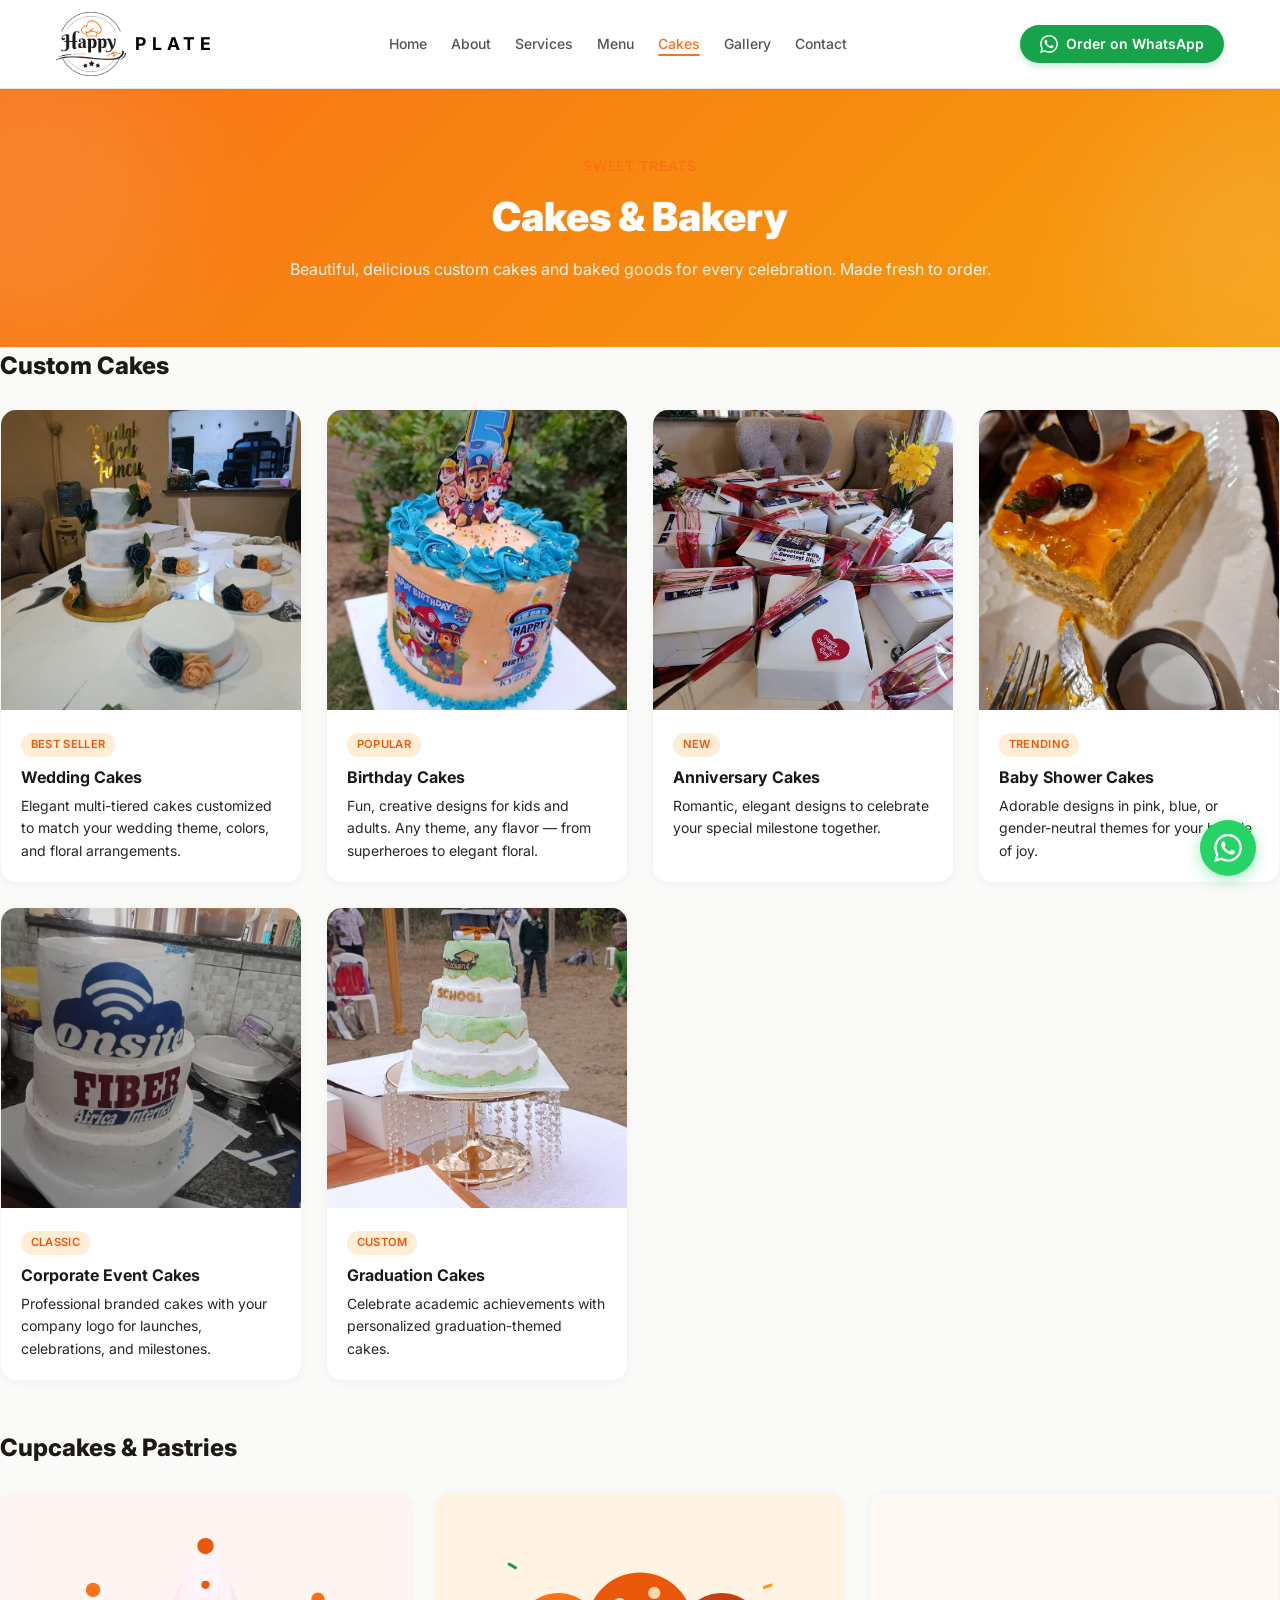
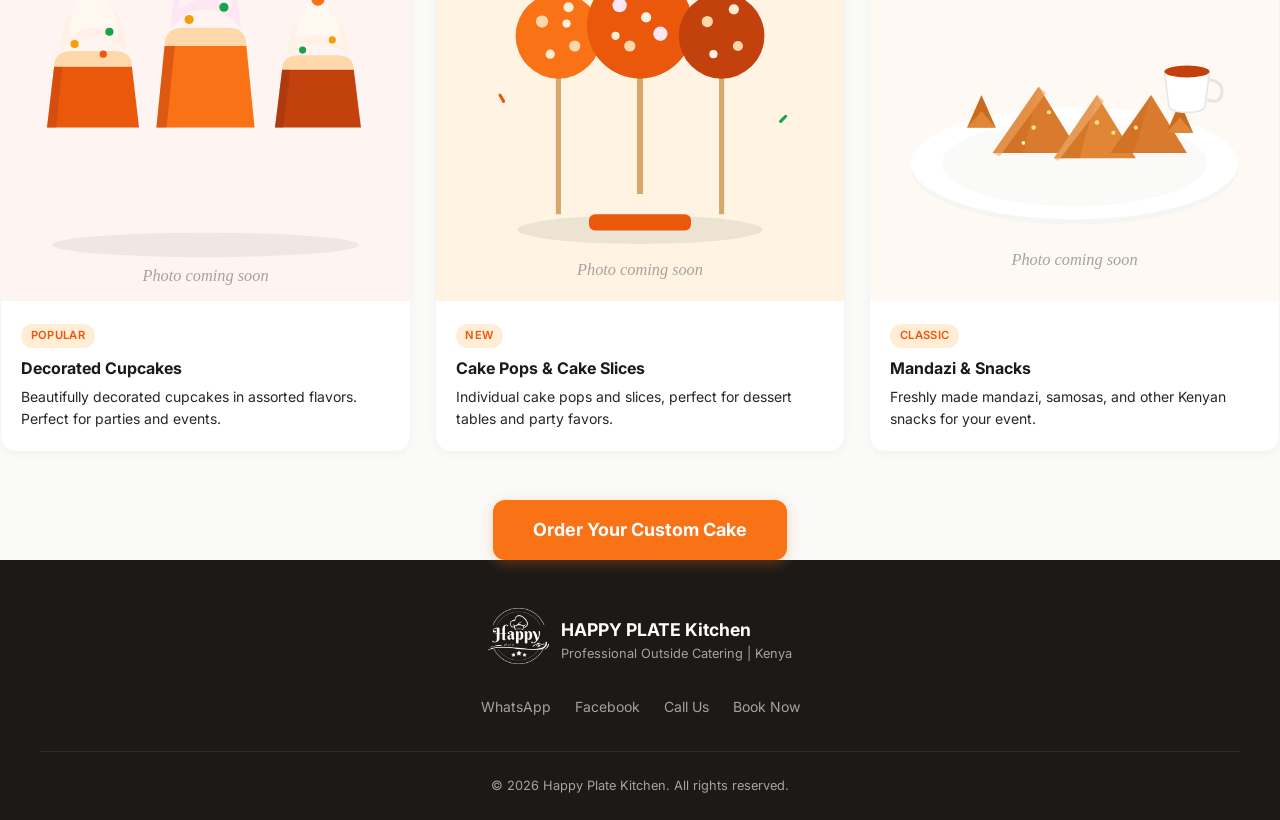
<file: cakes.html>
<!DOCTYPE html>
<html lang="en">
<head>
<meta charset="UTF-8">
<meta name="viewport" content="width=device-width, initial-scale=1.0">
<title>Cakes & Bakery | Happy Plate Kitchen</title>
<meta name="description" content="Happy Plate Kitchen - Professional outside catering and bakery services in Kenya.">
<link rel="stylesheet" href="style.css">
<link rel="preconnect" href="https://fonts.googleapis.com">
<link href="https://fonts.googleapis.com/css2?family=Inter:wght@300;400;500;600;700;800;900&display=swap" rel="stylesheet">
</head>
<body>
<div class="scroll-progress" id="scrollProgress"></div>
<nav class="navbar">
<div class="nav-container">
<a href="index.html" class="logo">
<img src="images/logo.png" alt="Happy Plate Kitchen logo" class="logo-img"><span class="logo-plate">PLATE</span>
</a>
<ul class="nav-links">
<li><a href="index.html" class="">Home</a></li>
<li><a href="about.html" class="">About</a></li>
<li><a href="services.html" class="">Services</a></li>
<li><a href="menu.html" class="">Menu</a></li>
<li><a href="cakes.html" class="active">Cakes</a></li>
<li><a href="gallery.html" class="">Gallery</a></li>
<li><a href="contact.html" class="">Contact</a></li>
</ul>
<a href="https://wa.me/254740678338" target="_blank" class="btn-whatsapp">
<svg width="18" height="18" fill="currentColor" viewBox="0 0 24 24"><path d="M17.472 14.382c-.297-.149-1.758-.867-2.03-.967-.273-.099-.471-.148-.67.15-.197.297-.767.966-.94 1.164-.173.199-.347.223-.644.075-.297-.15-1.255-.463-2.39-1.475-.883-.788-1.48-1.761-1.653-2.059-.173-.297-.018-.458.13-.606.134-.133.298-.347.446-.52.149-.174.198-.298.298-.497.099-.198.05-.371-.025-.52-.075-.149-.669-1.612-.916-2.207-.242-.579-.487-.5-.669-.51-.173-.008-.371-.01-.57-.01-.198 0-.52.074-.792.372-.272.297-1.04 1.016-1.04 2.479 0 1.462 1.065 2.875 1.213 3.074.149.198 2.096 3.2 5.077 4.487.709.306 1.262.489 1.694.625.712.227 1.36.195 1.871.118.571-.085 1.758-.719 2.006-1.413.248-.694.248-1.289.173-1.413-.074-.124-.272-.198-.57-.347m-5.421 7.403h-.004a9.87 9.87 0 01-5.031-1.378l-.361-.214-3.741.982.998-3.648-.235-.374a9.86 9.86 0 01-1.51-5.26c.001-5.45 4.436-9.884 9.888-9.884 2.64 0 5.122 1.03 6.988 2.898a9.825 9.825 0 012.893 6.994c-.003 5.45-4.437 9.884-9.885 9.884m8.413-18.297A11.815 11.815 0 0012.05 0C5.495 0 .16 5.335.157 11.892c0 2.096.547 4.142 1.588 5.945L.057 24l6.305-1.654a11.882 11.882 0 005.683 1.448h.005c6.554 0 11.89-5.335 11.893-11.893a11.821 11.821 0 00-3.48-8.413z"/></svg>
Order on WhatsApp
</a>
<button class="mobile-menu-btn" onclick="toggleMenu()">
<span></span><span></span><span></span>
</button>
</div>
<div class="mobile-nav" id="mobileNav">
<a href="index.html" class="">Home</a>
<a href="about.html" class="">About</a>
<a href="services.html" class="">Services</a>
<a href="menu.html" class="">Menu</a>
<a href="cakes.html" class="active">Cakes</a>
<a href="gallery.html" class="">Gallery</a>
<a href="contact.html" class="">Contact</a>
</div>
</nav>
<section class="page-header">
<div class="page-header-blob" style="top:-20%;left:-10%;"></div>
<div class="page-header-blob" style="bottom:-20%;right:-10%;"></div>
<p class="section-label">Sweet Treats</p>
<h1 class="page-header-title">Cakes & Bakery</h1>
<p class="page-header-subtitle">Beautiful, delicious custom cakes and baked goods for every celebration. Made fresh to order.</p>
</section>




<h3 style="font-size:1.5rem;font-weight:800;color:var(--stone-900);margin-bottom:1.5rem;" data-aos="fade-up">Custom Cakes</h3>
<div style="display:grid;grid-template-columns:repeat(auto-fit,minmax(280px,1fr));gap:1.5rem;margin-bottom:3rem;">
<div class="cake-card" data-aos="fade-up" data-aos-delay="100">
<div class="cake-card-img"><img src="images/Weddingcake.jpg" alt="Wedding cake"></div>
<div class="cake-card-body"><span class="cake-tag">Best Seller</span><h4 class="cake-card-title">Wedding Cakes</h4><p class="cake-card-desc">Elegant multi-tiered cakes customized to match your wedding theme, colors, and floral arrangements.</p></div>
</div>
<div class="cake-card" data-aos="fade-up" data-aos-delay="150">
<div class="cake-card-img"><img src="images/birthday_cake.jfif" alt="Birthday cake"></div>
<div class="cake-card-body"><span class="cake-tag">Popular</span><h4 class="cake-card-title">Birthday Cakes</h4><p class="cake-card-desc">Fun, creative designs for kids and adults. Any theme, any flavor — from superheroes to elegant floral.</p></div>
</div>
<div class="cake-card" data-aos="fade-up" data-aos-delay="200">
<div class="cake-card-img"><img src="images/Valentine_cakes.jpg" alt="Anniversary cake gift boxes"></div>
<div class="cake-card-body"><span class="cake-tag">New</span><h4 class="cake-card-title">Anniversary Cakes</h4><p class="cake-card-desc">Romantic, elegant designs to celebrate your special milestone together.</p></div>
</div>
<div class="cake-card" data-aos="fade-up" data-aos-delay="250">
<div class="cake-card-img"><img src="images/Cake_dessert.jpg" alt="Baby shower cake"></div>
<div class="cake-card-body"><span class="cake-tag">Trending</span><h4 class="cake-card-title">Baby Shower Cakes</h4><p class="cake-card-desc">Adorable designs in pink, blue, or gender-neutral themes for your bundle of joy.</p></div>
</div>
<div class="cake-card" data-aos="fade-up" data-aos-delay="300">
<div class="cake-card-img"><img src="images/Corporate_Event_Cakes.jpg" alt="Corporate branded cake"></div>
<div class="cake-card-body"><span class="cake-tag">Classic</span><h4 class="cake-card-title">Corporate Event Cakes</h4><p class="cake-card-desc">Professional branded cakes with your company logo for launches, celebrations, and milestones.</p></div>
</div>
<div class="cake-card" data-aos="fade-up" data-aos-delay="350">
<div class="cake-card-img"><img src="images/Graduationcake.jpg" alt="Graduation cake"></div>
<div class="cake-card-body"><span class="cake-tag">Custom</span><h4 class="cake-card-title">Graduation Cakes</h4><p class="cake-card-desc">Celebrate academic achievements with personalized graduation-themed cakes.</p></div>
</div>
</div>

<h3 style="font-size:1.5rem;font-weight:800;color:var(--stone-900);margin-bottom:1.5rem;" data-aos="fade-up">Cupcakes & Pastries</h3>
<div style="display:grid;grid-template-columns:repeat(auto-fit,minmax(280px,1fr));gap:1.5rem;margin-bottom:3rem;">
<div class="cake-card" data-aos="fade-up" data-aos-delay="100">
<div class="cake-card-img" style="background:linear-gradient(135deg,#fce7f3 0%,#fdf2f8 100%);"><img src="images/illustration_decorated_cupcakes.svg" alt="Decorated cupcakes (illustration placeholder)"></div>
<div class="cake-card-body"><span class="cake-tag">Popular</span><h4 class="cake-card-title">Decorated Cupcakes</h4><p class="cake-card-desc">Beautifully decorated cupcakes in assorted flavors. Perfect for parties and events.</p><!----></div>
</div>
<div class="cake-card" data-aos="fade-up" data-aos-delay="150">
<div class="cake-card-img" style="background:linear-gradient(135deg,#fce7f3 0%,#fdf2f8 100%);"><img src="images/illustration_cake_pops.svg" alt="Cake pops and cake slices (illustration placeholder)"></div>
<div class="cake-card-body"><span class="cake-tag">New</span><h4 class="cake-card-title">Cake Pops & Cake Slices</h4><p class="cake-card-desc">Individual cake pops and slices, perfect for dessert tables and party favors.</p><!----></div>
</div>
<div class="cake-card" data-aos="fade-up" data-aos-delay="200">
<div class="cake-card-img" style="background:linear-gradient(135deg,#fce7f3 0%,#fdf2f8 100%);"><img src="images/illustration_mandazi_snacks.svg" alt="Mandazi and Kenyan snacks (illustration placeholder)"></div>
<div class="cake-card-body"><span class="cake-tag">Classic</span><h4 class="cake-card-title">Mandazi & Snacks</h4><p class="cake-card-desc">Freshly made mandazi, samosas, and other Kenyan snacks for your event.</p><!----></div>
</div>
</div>

<div class="text-center" data-aos="fade-up">
<a href="https://wa.me/254740678338" target="_blank" class="btn btn-primary btn-lg">Order Your Custom Cake</a>
</div>
</div>
</section>
<footer class="footer">
<div class="footer-container">
<div class="footer-top">
<div class="footer-brand">
<img src="images/logo-white.png" alt="Happy Plate Kitchen logo" class="footer-brand-img">
<div>
<div class="footer-brand-text">HAPPY PLATE Kitchen</div>
<div class="footer-brand-sub">Professional Outside Catering | Kenya</div>
</div>
</div>
<div class="footer-links">
<a href="https://wa.me/254740678338" target="_blank">WhatsApp</a>
<a href="https://www.facebook.com/profile.php?id=61580439757400" target="_blank">Facebook</a>
<a href="tel:0740678338">Call Us</a>
<a href="contact.html">Book Now</a>
</div>
</div>
<div class="footer-bottom">
<p>&copy; 2026 Happy Plate Kitchen. All rights reserved.</p>
</div>
</div>
</footer>
<a href="https://wa.me/254740678338" target="_blank" class="fab-whatsapp" aria-label="Chat on WhatsApp">
<svg width="28" height="28" fill="currentColor" viewBox="0 0 24 24"><path d="M17.472 14.382c-.297-.149-1.758-.867-2.03-.967-.273-.099-.471-.148-.67.15-.197.297-.767.966-.94 1.164-.173.199-.347.223-.644.075-.297-.15-1.255-.463-2.39-1.475-.883-.788-1.48-1.761-1.653-2.059-.173-.297-.018-.458.13-.606.134-.133.298-.347.446-.52.149-.174.198-.298.298-.497.099-.198.05-.371-.025-.52-.075-.149-.669-1.612-.916-2.207-.242-.579-.487-.5-.669-.51-.173-.008-.371-.01-.57-.01-.198 0-.52.074-.792.372-.272.297-1.04 1.016-1.04 2.479 0 1.462 1.065 2.875 1.213 3.074.149.198 2.096 3.2 5.077 4.487.709.306 1.262.489 1.694.625.712.227 1.36.195 1.871.118.571-.085 1.758-.719 2.006-1.413.248-.694.248-1.289.173-1.413-.074-.124-.272-.198-.57-.347m-5.421 7.403h-.004a9.87 9.87 0 01-5.031-1.378l-.361-.214-3.741.982.998-3.648-.235-.374a9.86 9.86 0 01-1.51-5.26c.001-5.45 4.436-9.884 9.888-9.884 2.64 0 5.122 1.03 6.988 2.898a9.825 9.825 0 012.893 6.994c-.003 5.45-4.437 9.884-9.885 9.884m8.413-18.297A11.815 11.815 0 0012.05 0C5.495 0 .16 5.335.157 11.892c0 2.096.547 4.142 1.588 5.945L.057 24l6.305-1.654a11.882 11.882 0 005.683 1.448h.005c6.554 0 11.89-5.335 11.893-11.893a11.821 11.821 0 00-3.48-8.413z"/></svg>
</a>
<script>
function toggleMenu() { document.getElementById('mobileNav').classList.toggle('open'); }
window.addEventListener('scroll', function() {
    var st = document.documentElement.scrollTop || document.body.scrollTop;
    var sh = document.documentElement.scrollHeight - document.documentElement.clientHeight;
    document.getElementById('scrollProgress').style.width = (st/sh*100) + '%';
});
var observer = new IntersectionObserver(function(entries) {
    entries.forEach(function(entry) { if(entry.isIntersecting) entry.target.classList.add('aos-animate'); });
}, { threshold: 0.1 });
document.querySelectorAll('[data-aos]').forEach(function(el) { observer.observe(el); });
</script>
</body>
</html>
</file>
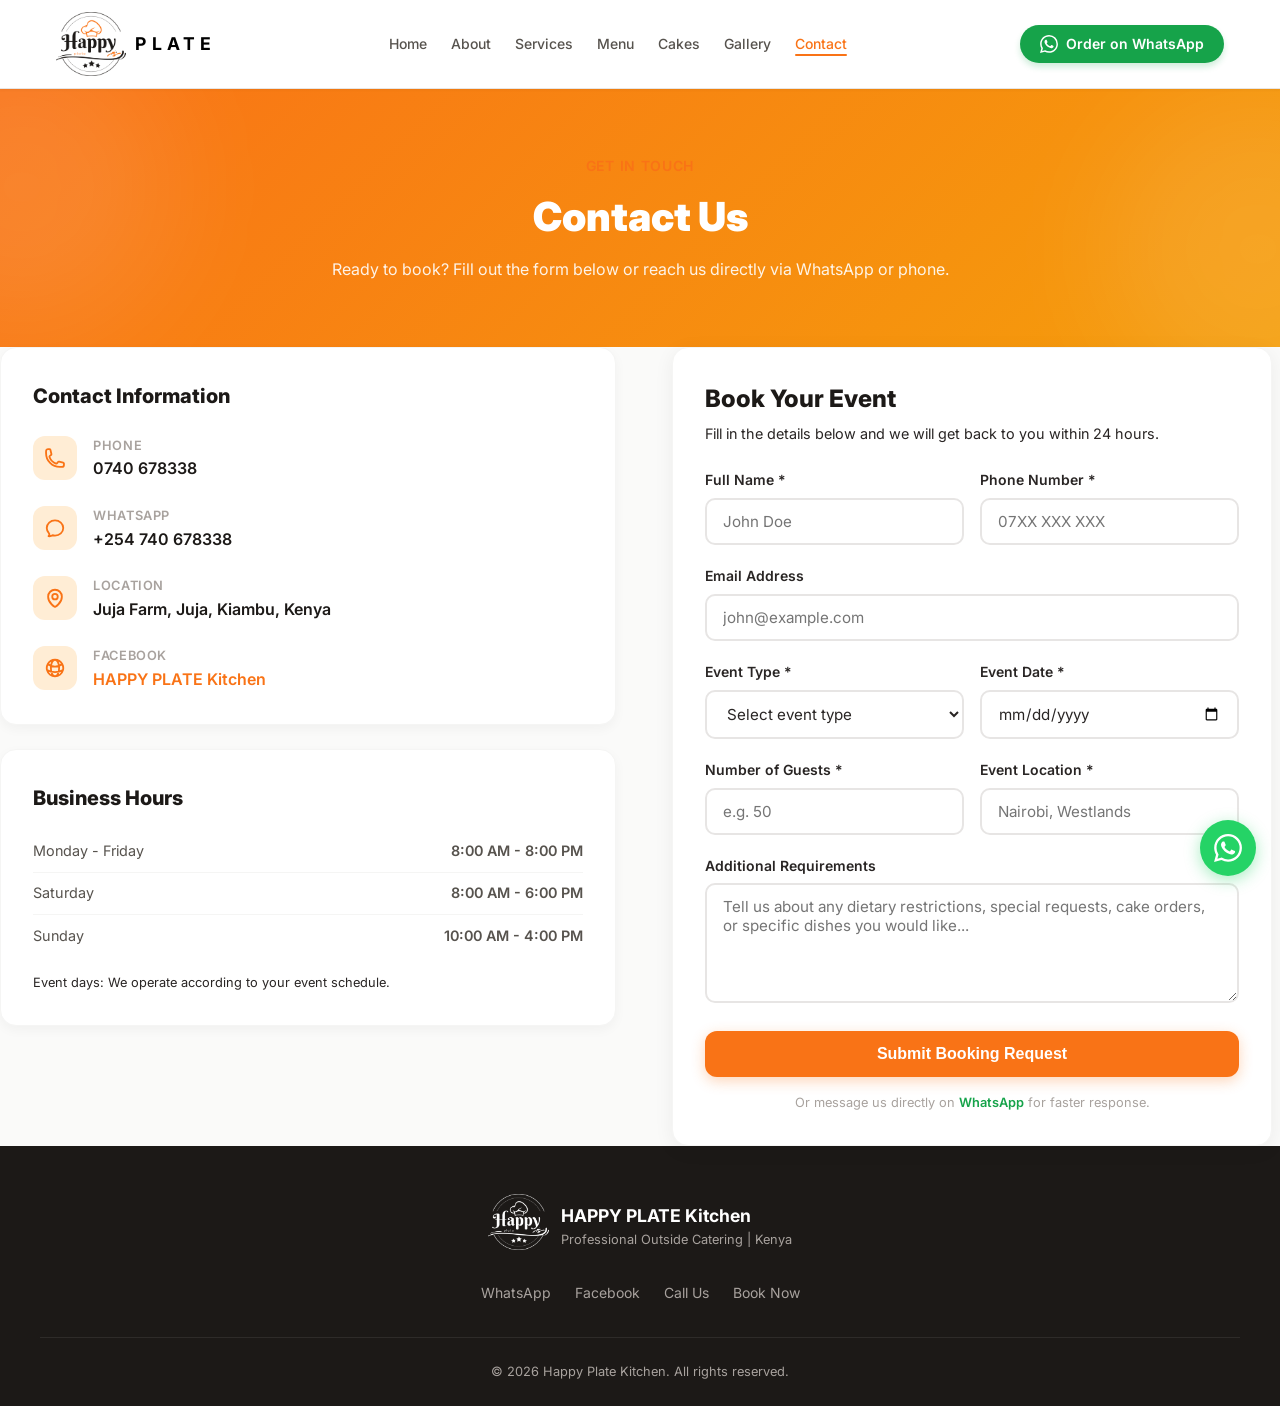
<file: contact.html>
<!DOCTYPE html>
<html lang="en">
<head>
<meta charset="UTF-8">
<meta name="viewport" content="width=device-width, initial-scale=1.0">
<title>Contact & Book | Happy Plate Kitchen</title>
<meta name="description" content="Happy Plate Kitchen - Professional outside catering and bakery services in Kenya.">
<link rel="stylesheet" href="style.css">
<link rel="preconnect" href="https://fonts.googleapis.com">
<link href="https://fonts.googleapis.com/css2?family=Inter:wght@300;400;500;600;700;800;900&display=swap" rel="stylesheet">
</head>
<body>
<div class="scroll-progress" id="scrollProgress"></div>
<nav class="navbar">
<div class="nav-container">
<a href="index.html" class="logo">
<img src="images/logo.png" alt="Happy Plate Kitchen logo" class="logo-img"><span class="logo-plate">PLATE</span>
</a>
<ul class="nav-links">
<li><a href="index.html" class="">Home</a></li>
<li><a href="about.html" class="">About</a></li>
<li><a href="services.html" class="">Services</a></li>
<li><a href="menu.html" class="">Menu</a></li>
<li><a href="cakes.html" class="">Cakes</a></li>
<li><a href="gallery.html" class="">Gallery</a></li>
<li><a href="contact.html" class="active">Contact</a></li>
</ul>
<a href="https://wa.me/254740678338" target="_blank" class="btn-whatsapp">
<svg width="18" height="18" fill="currentColor" viewBox="0 0 24 24"><path d="M17.472 14.382c-.297-.149-1.758-.867-2.03-.967-.273-.099-.471-.148-.67.15-.197.297-.767.966-.94 1.164-.173.199-.347.223-.644.075-.297-.15-1.255-.463-2.39-1.475-.883-.788-1.48-1.761-1.653-2.059-.173-.297-.018-.458.13-.606.134-.133.298-.347.446-.52.149-.174.198-.298.298-.497.099-.198.05-.371-.025-.52-.075-.149-.669-1.612-.916-2.207-.242-.579-.487-.5-.669-.51-.173-.008-.371-.01-.57-.01-.198 0-.52.074-.792.372-.272.297-1.04 1.016-1.04 2.479 0 1.462 1.065 2.875 1.213 3.074.149.198 2.096 3.2 5.077 4.487.709.306 1.262.489 1.694.625.712.227 1.36.195 1.871.118.571-.085 1.758-.719 2.006-1.413.248-.694.248-1.289.173-1.413-.074-.124-.272-.198-.57-.347m-5.421 7.403h-.004a9.87 9.87 0 01-5.031-1.378l-.361-.214-3.741.982.998-3.648-.235-.374a9.86 9.86 0 01-1.51-5.26c.001-5.45 4.436-9.884 9.888-9.884 2.64 0 5.122 1.03 6.988 2.898a9.825 9.825 0 012.893 6.994c-.003 5.45-4.437 9.884-9.885 9.884m8.413-18.297A11.815 11.815 0 0012.05 0C5.495 0 .16 5.335.157 11.892c0 2.096.547 4.142 1.588 5.945L.057 24l6.305-1.654a11.882 11.882 0 005.683 1.448h.005c6.554 0 11.89-5.335 11.893-11.893a11.821 11.821 0 00-3.48-8.413z"/></svg>
Order on WhatsApp
</a>
<button class="mobile-menu-btn" onclick="toggleMenu()">
<span></span><span></span><span></span>
</button>
</div>
<div class="mobile-nav" id="mobileNav">
<a href="index.html" class="">Home</a>
<a href="about.html" class="">About</a>
<a href="services.html" class="">Services</a>
<a href="menu.html" class="">Menu</a>
<a href="cakes.html" class="">Cakes</a>
<a href="gallery.html" class="">Gallery</a>
<a href="contact.html" class="active">Contact</a>
</div>
</nav>
<section class="page-header">
<div class="page-header-blob" style="top:-20%;left:-10%;"></div>
<div class="page-header-blob" style="bottom:-20%;right:-10%;"></div>
<p class="section-label">Get In Touch</p>
<h1 class="page-header-title">Contact Us</h1>
<p class="page-header-subtitle">Ready to book? Fill out the form below or reach us directly via WhatsApp or phone.</p>
</section>




<div class="contact-grid">
<div data-aos="fade-right">
<div class="contact-info-card" style="margin-bottom:1.5rem;">
<h3 style="font-size:1.25rem;font-weight:800;color:var(--stone-900);margin-bottom:1.5rem;">Contact Information</h3>

<div class="contact-info-item">
<div class="contact-info-icon"><svg fill="none" stroke="currentColor" stroke-width="2" viewBox="0 0 24 24"><path stroke-linecap="round" stroke-linejoin="round" d="M2.25 6.75c0 8.284 6.716 15 15 15h2.25a2.25 2.25 0 002.25-2.25v-1.372c0-.516-.351-.966-.852-1.091l-4.423-1.106c-.44-.11-.902.055-1.173.417l-.97 1.293c-.282.376-.769.542-1.21.38a12.035 12.035 0 01-7.143-7.143c-.162-.441.004-.928.38-1.21l1.293-.97c.363-.271.527-.734.417-1.173L6.963 3.102a1.125 1.125 0 00-1.091-.852H4.5A2.25 2.25 0 002.25 4.5v2.25z"/></svg></div>
<div>
<div class="contact-info-label">Phone</div>
<div class="contact-info-value">0740 678338</div>
</div>
</div>

<div class="contact-info-item">
<div class="contact-info-icon"><svg fill="none" stroke="currentColor" stroke-width="2" viewBox="0 0 24 24"><path stroke-linecap="round" stroke-linejoin="round" d="M12 20.25c4.97 0 9-3.694 9-8.25s-4.03-8.25-9-8.25S3 7.444 3 12c0 2.104.859 4.023 2.273 5.48.432.447.74 1.04.586 1.641a4.483 4.483 0 01-.923 1.785A5.969 5.969 0 006 21c1.282 0 2.47-.402 3.445-1.087.81.22 1.668.337 2.555.337z"/></svg></div>
<div>
<div class="contact-info-label">WhatsApp</div>
<div class="contact-info-value">+254 740 678338</div>
</div>
</div>

<div class="contact-info-item">
<div class="contact-info-icon"><svg fill="none" stroke="currentColor" stroke-width="2" viewBox="0 0 24 24"><path stroke-linecap="round" stroke-linejoin="round" d="M15 10.5a3 3 0 11-6 0 3 3 0 016 0z"/><path stroke-linecap="round" stroke-linejoin="round" d="M19.5 10.5c0 7.142-7.5 11.25-7.5 11.25S4.5 17.642 4.5 10.5a7.5 7.5 0 1115 0z"/></svg></div>
<div>
<div class="contact-info-label">Location</div>
<div class="contact-info-value">Juja Farm, Juja, Kiambu, Kenya</div>
</div>
</div>

<div class="contact-info-item">
<div class="contact-info-icon"><svg fill="none" stroke="currentColor" stroke-width="2" viewBox="0 0 24 24"><path stroke-linecap="round" stroke-linejoin="round" d="M12 21a9.004 9.004 0 008.716-6.747M12 21a9.004 9.004 0 01-8.716-6.747M12 21c2.485 0 4.5-4.03 4.5-9S14.485 3 12 3m0 18c-2.485 0-4.5-4.03-4.5-9S9.515 3 12 3m0 0a8.997 8.997 0 017.843 4.582M12 3a8.997 8.997 0 00-7.843 4.582m15.686 0A11.953 11.953 0 0112 10.5c-2.998 0-5.74-1.1-7.843-2.918m15.686 0A8.959 8.959 0 0121 12c0 .778-.099 1.533-.284 2.253m0 0A17.919 17.919 0 0112 16.5c-3.162 0-6.133-.815-8.716-2.247m0 0A9.015 9.015 0 013 12c0-1.605.42-3.113 1.157-4.418"/></svg></div>
<div>
<div class="contact-info-label">Facebook</div>
<div class="contact-info-value"><a href="https://www.facebook.com/profile.php?id=61580439757400" target="_blank" style="color:var(--orange-500);">HAPPY PLATE Kitchen</a></div>
</div>
</div>
</div>

<div class="contact-info-card" data-aos="fade-right" data-aos-delay="100">
<h3 style="font-size:1.25rem;font-weight:800;color:var(--stone-900);margin-bottom:1rem;">Business Hours</h3>
<div style="color:var(--stone-600);font-size:0.9rem;line-height:2;">
<div style="display:flex;justify-content:space-between;border-bottom:1px solid var(--stone-100);padding:0.4rem 0;"><span>Monday - Friday</span><span style="font-weight:600;">8:00 AM - 8:00 PM</span></div>
<div style="display:flex;justify-content:space-between;border-bottom:1px solid var(--stone-100);padding:0.4rem 0;"><span>Saturday</span><span style="font-weight:600;">8:00 AM - 6:00 PM</span></div>
<div style="display:flex;justify-content:space-between;padding:0.4rem 0;"><span>Sunday</span><span style="font-weight:600;">10:00 AM - 4:00 PM</span></div>
</div>
<p style="color:var(--stone-500);font-size:0.8rem;margin-top:1rem;">Event days: We operate according to your event schedule.</p>
</div>
</div>

<div data-aos="fade-left">
<div class="booking-form">
<h3 class="form-title">Book Your Event</h3>
<p class="form-subtitle">Fill in the details below and we will get back to you within 24 hours.</p>

<form action="https://formspree.io/f/YOUR_FORM_ID" method="POST" id="bookingForm">
<div class="form-row">
<div class="form-group">
<label class="form-label">Full Name *</label>
<input type="text" name="name" class="form-input" placeholder="John Doe" required>
</div>
<div class="form-group">
<label class="form-label">Phone Number *</label>
<input type="tel" name="phone" class="form-input" placeholder="07XX XXX XXX" required>
</div>
</div>

<div class="form-group">
<label class="form-label">Email Address</label>
<input type="email" name="email" class="form-input" placeholder="john@example.com">
</div>

<div class="form-row">
<div class="form-group">
<label class="form-label">Event Type *</label>
<select name="event_type" class="form-select" required>
<option value="">Select event type</option>
<option value="wedding">Wedding</option>
<option value="corporate">Corporate Event</option>
<option value="birthday">Birthday Party</option>
<option value="anniversary">Anniversary</option>
<option value="baby_shower">Baby Shower</option>
<option value="graduation">Graduation</option>
<option value="funeral">Funeral / Memorial</option>
<option value="church">Church Function</option>
<option value="other">Other</option>
</select>
</div>
<div class="form-group">
<label class="form-label">Event Date *</label>
<input type="date" name="event_date" class="form-input" required>
</div>
</div>

<div class="form-row">
<div class="form-group">
<label class="form-label">Number of Guests *</label>
<input type="number" name="guests" class="form-input" placeholder="e.g. 50" min="5" required>
</div>
<div class="form-group">
<label class="form-label">Event Location *</label>
<input type="text" name="location" class="form-input" placeholder="Nairobi, Westlands" required>
</div>
</div>

<div class="form-group">
<label class="form-label">Additional Requirements</label>
<textarea name="message" class="form-textarea" placeholder="Tell us about any dietary restrictions, special requests, cake orders, or specific dishes you would like..."></textarea>
</div>

<button type="submit" class="btn btn-primary" style="width:100%;">Submit Booking Request</button>
<p style="color:var(--stone-400);font-size:0.8rem;text-align:center;margin-top:1rem;">Or message us directly on <a href="https://wa.me/254740678338" target="_blank" style="color:var(--green-600);font-weight:600;">WhatsApp</a> for faster response.</p>
</form>
</div>
</div>
</div>
</div>
</section>

<footer class="footer">
<div class="footer-container">
<div class="footer-top">
<div class="footer-brand">
<img src="images/logo-white.png" alt="Happy Plate Kitchen logo" class="footer-brand-img">
<div>
<div class="footer-brand-text">HAPPY PLATE Kitchen</div>
<div class="footer-brand-sub">Professional Outside Catering | Kenya</div>
</div>
</div>
<div class="footer-links">
<a href="https://wa.me/254740678338" target="_blank">WhatsApp</a>
<a href="https://www.facebook.com/profile.php?id=61580439757400" target="_blank">Facebook</a>
<a href="tel:0740678338">Call Us</a>
<a href="contact.html">Book Now</a>
</div>
</div>
<div class="footer-bottom">
<p>&copy; 2026 Happy Plate Kitchen. All rights reserved.</p>
</div>
</div>
</footer>
<a href="https://wa.me/254740678338" target="_blank" class="fab-whatsapp" aria-label="Chat on WhatsApp">
<svg width="28" height="28" fill="currentColor" viewBox="0 0 24 24"><path d="M17.472 14.382c-.297-.149-1.758-.867-2.03-.967-.273-.099-.471-.148-.67.15-.197.297-.767.966-.94 1.164-.173.199-.347.223-.644.075-.297-.15-1.255-.463-2.39-1.475-.883-.788-1.48-1.761-1.653-2.059-.173-.297-.018-.458.13-.606.134-.133.298-.347.446-.52.149-.174.198-.298.298-.497.099-.198.05-.371-.025-.52-.075-.149-.669-1.612-.916-2.207-.242-.579-.487-.5-.669-.51-.173-.008-.371-.01-.57-.01-.198 0-.52.074-.792.372-.272.297-1.04 1.016-1.04 2.479 0 1.462 1.065 2.875 1.213 3.074.149.198 2.096 3.2 5.077 4.487.709.306 1.262.489 1.694.625.712.227 1.36.195 1.871.118.571-.085 1.758-.719 2.006-1.413.248-.694.248-1.289.173-1.413-.074-.124-.272-.198-.57-.347m-5.421 7.403h-.004a9.87 9.87 0 01-5.031-1.378l-.361-.214-3.741.982.998-3.648-.235-.374a9.86 9.86 0 01-1.51-5.26c.001-5.45 4.436-9.884 9.888-9.884 2.64 0 5.122 1.03 6.988 2.898a9.825 9.825 0 012.893 6.994c-.003 5.45-4.437 9.884-9.885 9.884m8.413-18.297A11.815 11.815 0 0012.05 0C5.495 0 .16 5.335.157 11.892c0 2.096.547 4.142 1.588 5.945L.057 24l6.305-1.654a11.882 11.882 0 005.683 1.448h.005c6.554 0 11.89-5.335 11.893-11.893a11.821 11.821 0 00-3.48-8.413z"/></svg>
</a>
<script>
function toggleMenu() { document.getElementById('mobileNav').classList.toggle('open'); }
window.addEventListener('scroll', function() {
    var st = document.documentElement.scrollTop || document.body.scrollTop;
    var sh = document.documentElement.scrollHeight - document.documentElement.clientHeight;
    document.getElementById('scrollProgress').style.width = (st/sh*100) + '%';
});
var observer = new IntersectionObserver(function(entries) {
    entries.forEach(function(entry) { if(entry.isIntersecting) entry.target.classList.add('aos-animate'); });
}, { threshold: 0.1 });
document.querySelectorAll('[data-aos]').forEach(function(el) { observer.observe(el); });
</script>
</body>
</html>
</file>
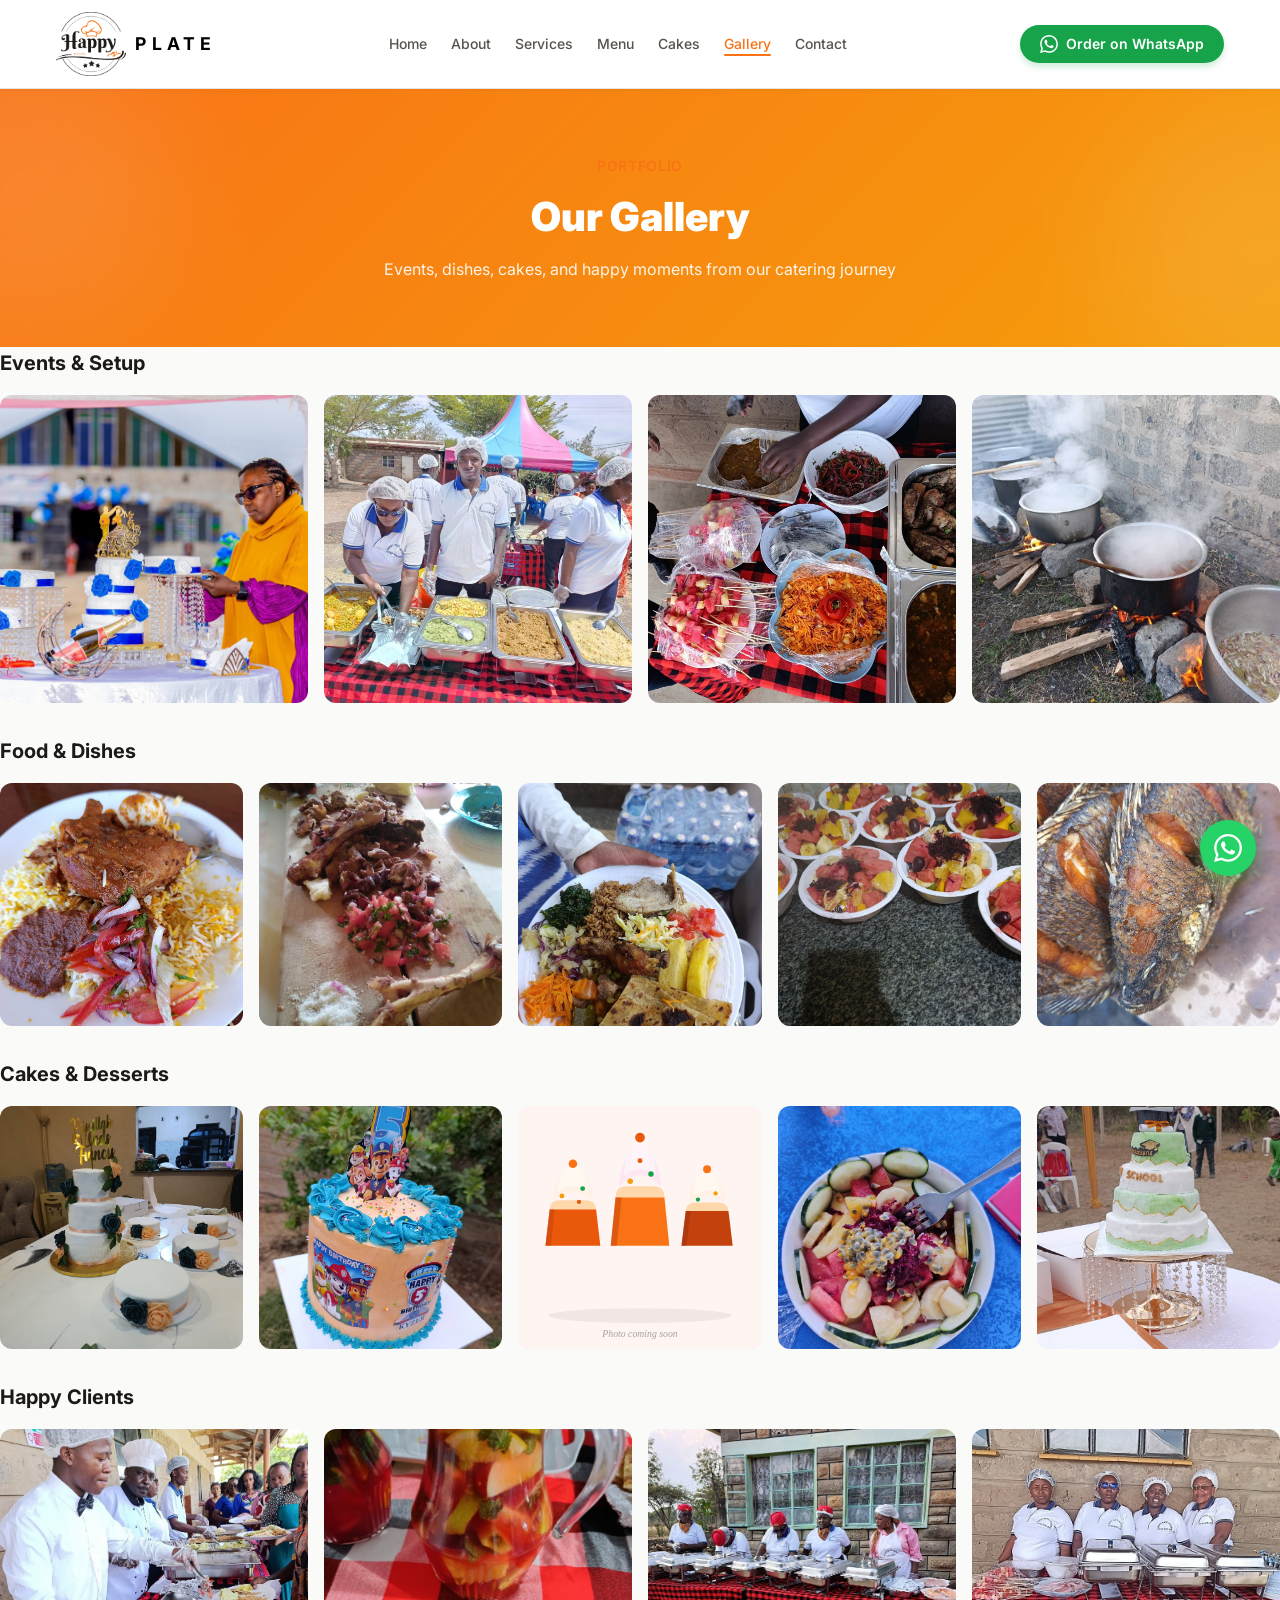
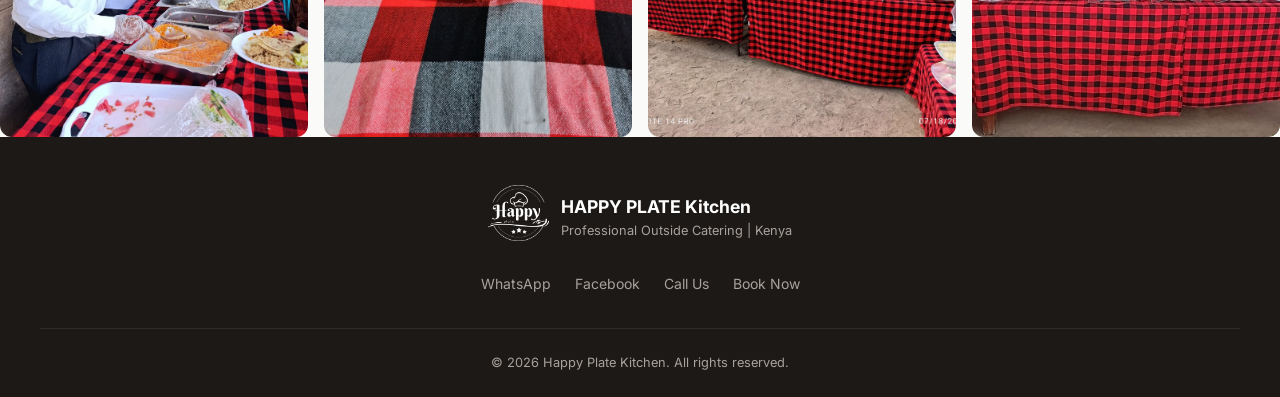
<file: gallery.html>
<!DOCTYPE html>
<html lang="en">
<head>
<meta charset="UTF-8">
<meta name="viewport" content="width=device-width, initial-scale=1.0">
<title>Gallery | Happy Plate Kitchen</title>
<meta name="description" content="Happy Plate Kitchen - Professional outside catering and bakery services in Kenya.">
<link rel="stylesheet" href="style.css">
<link rel="preconnect" href="https://fonts.googleapis.com">
<link href="https://fonts.googleapis.com/css2?family=Inter:wght@300;400;500;600;700;800;900&display=swap" rel="stylesheet">
</head>
<body>
<div class="scroll-progress" id="scrollProgress"></div>
<nav class="navbar">
<div class="nav-container">
<a href="index.html" class="logo">
<img src="images/logo.png" alt="Happy Plate Kitchen logo" class="logo-img"><span class="logo-plate">PLATE</span>
</a>
<ul class="nav-links">
<li><a href="index.html" class="">Home</a></li>
<li><a href="about.html" class="">About</a></li>
<li><a href="services.html" class="">Services</a></li>
<li><a href="menu.html" class="">Menu</a></li>
<li><a href="cakes.html" class="">Cakes</a></li>
<li><a href="gallery.html" class="active">Gallery</a></li>
<li><a href="contact.html" class="">Contact</a></li>
</ul>
<a href="https://wa.me/254740678338" target="_blank" class="btn-whatsapp">
<svg width="18" height="18" fill="currentColor" viewBox="0 0 24 24"><path d="M17.472 14.382c-.297-.149-1.758-.867-2.03-.967-.273-.099-.471-.148-.67.15-.197.297-.767.966-.94 1.164-.173.199-.347.223-.644.075-.297-.15-1.255-.463-2.39-1.475-.883-.788-1.48-1.761-1.653-2.059-.173-.297-.018-.458.13-.606.134-.133.298-.347.446-.52.149-.174.198-.298.298-.497.099-.198.05-.371-.025-.52-.075-.149-.669-1.612-.916-2.207-.242-.579-.487-.5-.669-.51-.173-.008-.371-.01-.57-.01-.198 0-.52.074-.792.372-.272.297-1.04 1.016-1.04 2.479 0 1.462 1.065 2.875 1.213 3.074.149.198 2.096 3.2 5.077 4.487.709.306 1.262.489 1.694.625.712.227 1.36.195 1.871.118.571-.085 1.758-.719 2.006-1.413.248-.694.248-1.289.173-1.413-.074-.124-.272-.198-.57-.347m-5.421 7.403h-.004a9.87 9.87 0 01-5.031-1.378l-.361-.214-3.741.982.998-3.648-.235-.374a9.86 9.86 0 01-1.51-5.26c.001-5.45 4.436-9.884 9.888-9.884 2.64 0 5.122 1.03 6.988 2.898a9.825 9.825 0 012.893 6.994c-.003 5.45-4.437 9.884-9.885 9.884m8.413-18.297A11.815 11.815 0 0012.05 0C5.495 0 .16 5.335.157 11.892c0 2.096.547 4.142 1.588 5.945L.057 24l6.305-1.654a11.882 11.882 0 005.683 1.448h.005c6.554 0 11.89-5.335 11.893-11.893a11.821 11.821 0 00-3.48-8.413z"/></svg>
Order on WhatsApp
</a>
<button class="mobile-menu-btn" onclick="toggleMenu()">
<span></span><span></span><span></span>
</button>
</div>
<div class="mobile-nav" id="mobileNav">
<a href="index.html" class="">Home</a>
<a href="about.html" class="">About</a>
<a href="services.html" class="">Services</a>
<a href="menu.html" class="">Menu</a>
<a href="cakes.html" class="">Cakes</a>
<a href="gallery.html" class="active">Gallery</a>
<a href="contact.html" class="">Contact</a>
</div>
</nav>
<section class="page-header">
<div class="page-header-blob" style="top:-20%;left:-10%;"></div>
<div class="page-header-blob" style="bottom:-20%;right:-10%;"></div>
<p class="section-label">Portfolio</p>
<h1 class="page-header-title">Our Gallery</h1>
<p class="page-header-subtitle">Events, dishes, cakes, and happy moments from our catering journey</p>
</section>


<h3 style="font-size:1.25rem;font-weight:700;color:var(--stone-900);margin-bottom:1rem;" data-aos="fade-up">Events & Setup</h3>
<div style="display:grid;grid-template-columns:repeat(auto-fit,minmax(220px,1fr));gap:1rem;margin-bottom:2rem;">
<div class="gallery-item" data-aos="zoom-in" data-aos-delay="100" onclick="openLightbox(this)">
<img src="images/Galley_2.jpg" alt="Wedding buffet setup">
</div>
<div class="gallery-item" data-aos="zoom-in" data-aos-delay="120" onclick="openLightbox(this)">
<img src="images/Workers1.jpg" alt="Corporate event catering">
</div>
<div class="gallery-item" data-aos="zoom-in" data-aos-delay="140" onclick="openLightbox(this)">
<img src="images/Galley_3.jpg" alt="Birthday party catering">
</div>
<div class="gallery-item" data-aos="zoom-in" data-aos-delay="160" onclick="openLightbox(this)">
<img src="images/Food_in_the_kitchen.jpg" alt="Outdoor catering">
</div>
</div>

<h3 style="font-size:1.25rem;font-weight:700;color:var(--stone-900);margin-bottom:1rem;" data-aos="fade-up">Food & Dishes</h3>
<div style="display:grid;grid-template-columns:repeat(auto-fit,minmax(220px,1fr));gap:1rem;margin-bottom:2rem;">
<div class="gallery-item" data-aos="zoom-in" data-aos-delay="100" onclick="openLightbox(this)">
<img src="images/Curry.jpg" alt="Pilau and stew">
</div>
<div class="gallery-item" data-aos="zoom-in" data-aos-delay="120" onclick="openLightbox(this)">
<img src="images/Choma.jpg" alt="Nyama choma">
</div>
<div class="gallery-item" data-aos="zoom-in" data-aos-delay="140" onclick="openLightbox(this)">
<img src="images/Mixed_food_on_a_plate.jpg" alt="Chapati and curry">
</div>
<div class="gallery-item" data-aos="zoom-in" data-aos-delay="160" onclick="openLightbox(this)">
<img src="images/Fruits_mixture.jpg" alt="Fruit platter">
</div>
<div class="gallery-item" data-aos="zoom-in" data-aos-delay="180" onclick="openLightbox(this)">
<img src="images/Fish_fried.jpg" alt="Grilled fried fish">
</div>
</div>

<h3 style="font-size:1.25rem;font-weight:700;color:var(--stone-900);margin-bottom:1rem;" data-aos="fade-up">Cakes & Desserts</h3>
<div style="display:grid;grid-template-columns:repeat(auto-fit,minmax(220px,1fr));gap:1rem;margin-bottom:2rem;">
<div class="gallery-item" data-aos="zoom-in" data-aos-delay="100" onclick="openLightbox(this)">
<img src="images/Weddingcake.jpg" alt="Wedding cake">
</div>
<div class="gallery-item" data-aos="zoom-in" data-aos-delay="120" onclick="openLightbox(this)">
<img src="images/birthday_cake.jfif" alt="Birthday cake">
</div>
<div class="gallery-item" data-aos="zoom-in" data-aos-delay="140" onclick="openLightbox(this)">
<img src="images/illustration_decorated_cupcakes.svg" alt="Cupcakes (illustration placeholder)">
</div>
<div class="gallery-item" data-aos="zoom-in" data-aos-delay="160" onclick="openLightbox(this)">
<img src="images/Dessert1.jpg" alt="Dessert table">
</div>
<div class="gallery-item" data-aos="zoom-in" data-aos-delay="180" onclick="openLightbox(this)">
<img src="images/Graduationcake.jpg" alt="Graduation cake">
</div>
</div>

<h3 style="font-size:1.25rem;font-weight:700;color:var(--stone-900);margin-bottom:1rem;" data-aos="fade-up">Happy Clients</h3>
<div style="display:grid;grid-template-columns:repeat(auto-fit,minmax(220px,1fr));gap:1rem;">
<div class="gallery-item" data-aos="zoom-in" data-aos-delay="100" onclick="openLightbox(this)">
<img src="images/Workers_serving.jpg" alt="Happy Plate Kitchen team">
</div>
<div class="gallery-item" data-aos="zoom-in" data-aos-delay="120" onclick="openLightbox(this)">
<img src="images/Cocktail.jpg" alt="Refreshments at a client event">
</div>
<div class="gallery-item" data-aos="zoom-in" data-aos-delay="140" onclick="openLightbox(this)">
<img src="images/workers.jfif" alt="Behind the scenes at an event">
</div>
<div class="gallery-item" data-aos="zoom-in" data-aos-delay="160" onclick="openLightbox(this)">
<img src="images/Best_work_photos.jpg" alt="Setting up a celebration">
</div>
</div>
</div>
</section>

<!-- Lightbox -->
<div class="lightbox" id="lightbox" onclick="closeLightbox()">
<button class="lightbox-close">&times;</button>
<div class="lightbox-img" id="lightboxImg"></div>
</div>

<script>
function openLightbox(el) {
    var img = el.querySelector('img');
    if (img) {
        document.getElementById('lightboxImg').innerHTML = '<img src="' + img.src + '" alt="' + img.alt + '" style="max-width:100%;max-height:90vh;border-radius:0.5rem;">';
    }
    document.getElementById('lightbox').classList.add('active');
}
function closeLightbox() {
    document.getElementById('lightbox').classList.remove('active');
}
document.addEventListener('keydown', function(e) {
    if (e.key === 'Escape') closeLightbox();
});
</script>
<footer class="footer">
<div class="footer-container">
<div class="footer-top">
<div class="footer-brand">
<img src="images/logo-white.png" alt="Happy Plate Kitchen logo" class="footer-brand-img">
<div>
<div class="footer-brand-text">HAPPY PLATE Kitchen</div>
<div class="footer-brand-sub">Professional Outside Catering | Kenya</div>
</div>
</div>
<div class="footer-links">
<a href="https://wa.me/254740678338" target="_blank">WhatsApp</a>
<a href="https://www.facebook.com/profile.php?id=61580439757400" target="_blank">Facebook</a>
<a href="tel:0740678338">Call Us</a>
<a href="contact.html">Book Now</a>
</div>
</div>
<div class="footer-bottom">
<p>&copy; 2026 Happy Plate Kitchen. All rights reserved.</p>
</div>
</div>
</footer>
<a href="https://wa.me/254740678338" target="_blank" class="fab-whatsapp" aria-label="Chat on WhatsApp">
<svg width="28" height="28" fill="currentColor" viewBox="0 0 24 24"><path d="M17.472 14.382c-.297-.149-1.758-.867-2.03-.967-.273-.099-.471-.148-.67.15-.197.297-.767.966-.94 1.164-.173.199-.347.223-.644.075-.297-.15-1.255-.463-2.39-1.475-.883-.788-1.48-1.761-1.653-2.059-.173-.297-.018-.458.13-.606.134-.133.298-.347.446-.52.149-.174.198-.298.298-.497.099-.198.05-.371-.025-.52-.075-.149-.669-1.612-.916-2.207-.242-.579-.487-.5-.669-.51-.173-.008-.371-.01-.57-.01-.198 0-.52.074-.792.372-.272.297-1.04 1.016-1.04 2.479 0 1.462 1.065 2.875 1.213 3.074.149.198 2.096 3.2 5.077 4.487.709.306 1.262.489 1.694.625.712.227 1.36.195 1.871.118.571-.085 1.758-.719 2.006-1.413.248-.694.248-1.289.173-1.413-.074-.124-.272-.198-.57-.347m-5.421 7.403h-.004a9.87 9.87 0 01-5.031-1.378l-.361-.214-3.741.982.998-3.648-.235-.374a9.86 9.86 0 01-1.51-5.26c.001-5.45 4.436-9.884 9.888-9.884 2.64 0 5.122 1.03 6.988 2.898a9.825 9.825 0 012.893 6.994c-.003 5.45-4.437 9.884-9.885 9.884m8.413-18.297A11.815 11.815 0 0012.05 0C5.495 0 .16 5.335.157 11.892c0 2.096.547 4.142 1.588 5.945L.057 24l6.305-1.654a11.882 11.882 0 005.683 1.448h.005c6.554 0 11.89-5.335 11.893-11.893a11.821 11.821 0 00-3.48-8.413z"/></svg>
</a>
<script>
function toggleMenu() { document.getElementById('mobileNav').classList.toggle('open'); }
window.addEventListener('scroll', function() {
    var st = document.documentElement.scrollTop || document.body.scrollTop;
    var sh = document.documentElement.scrollHeight - document.documentElement.clientHeight;
    document.getElementById('scrollProgress').style.width = (st/sh*100) + '%';
});
var observer = new IntersectionObserver(function(entries) {
    entries.forEach(function(entry) { if(entry.isIntersecting) entry.target.classList.add('aos-animate'); });
}, { threshold: 0.1 });
document.querySelectorAll('[data-aos]').forEach(function(el) { observer.observe(el); });
</script>
</body>
</html>
</file>
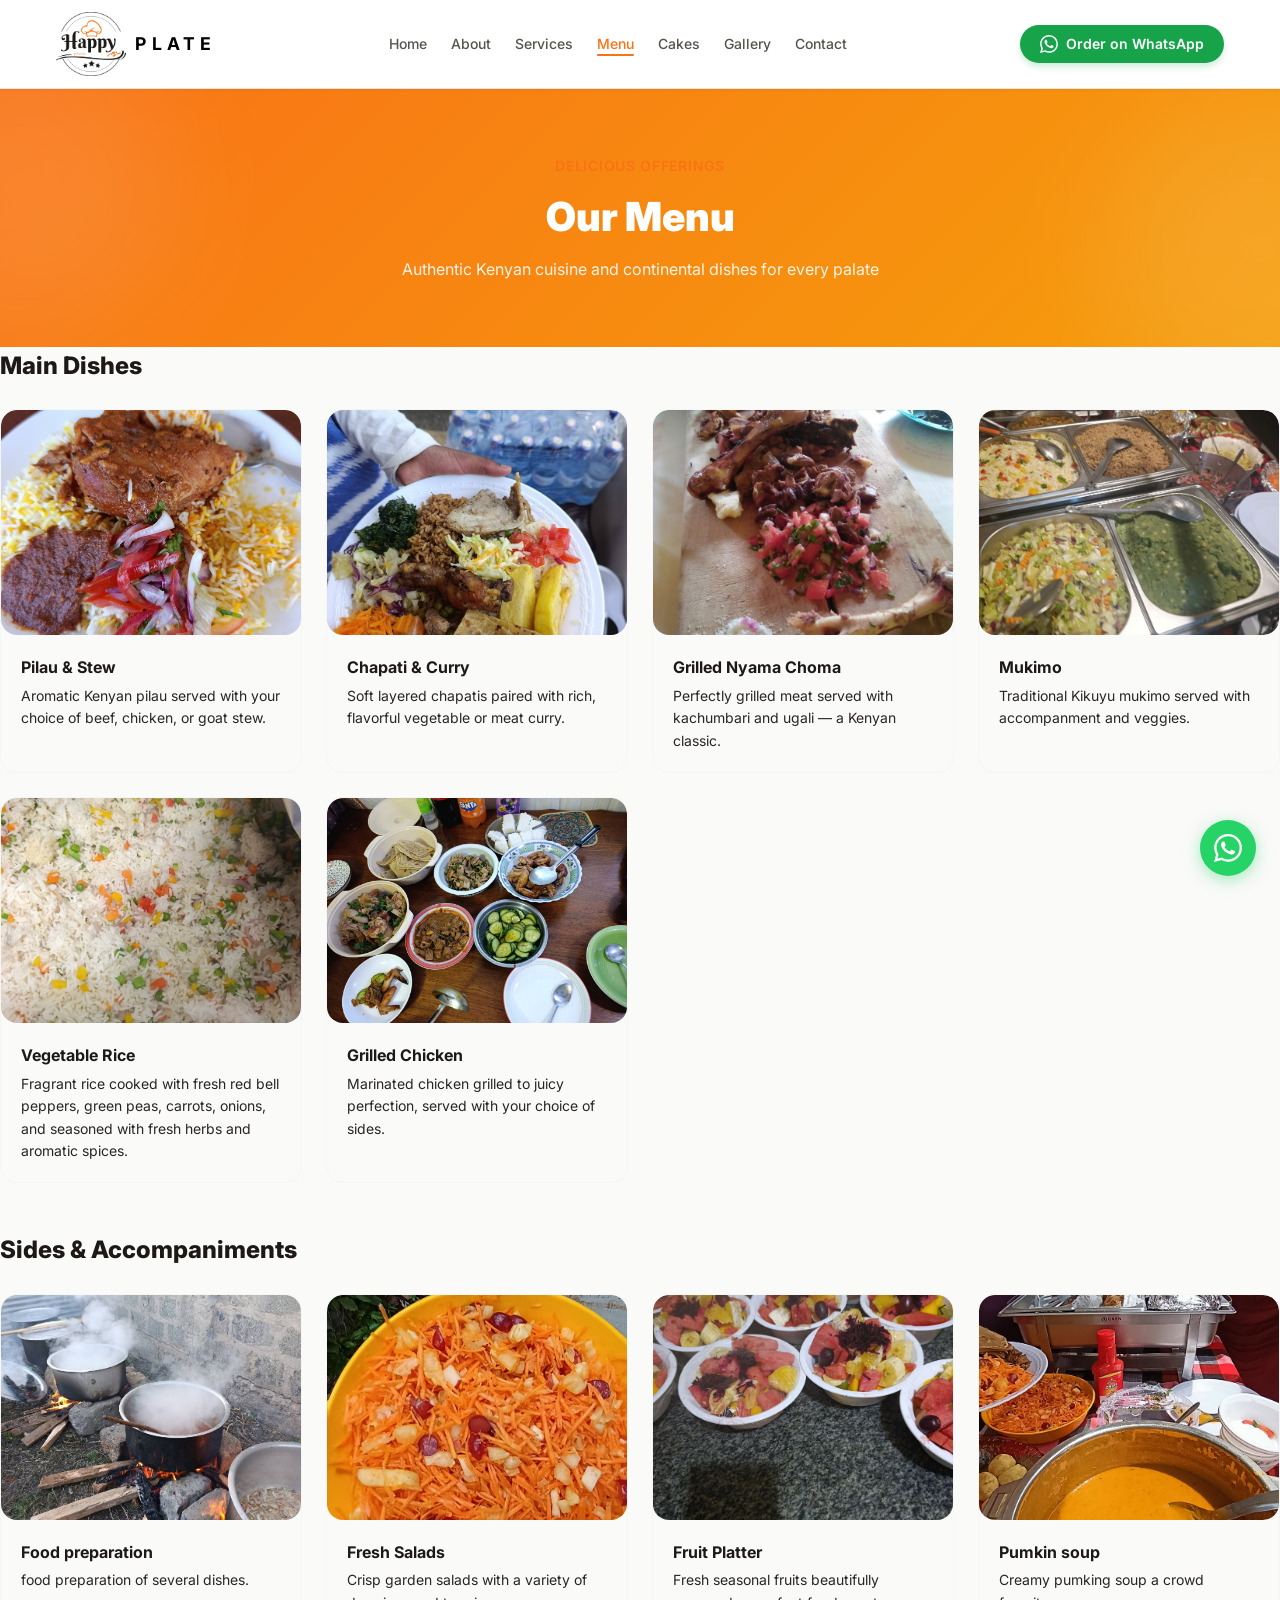
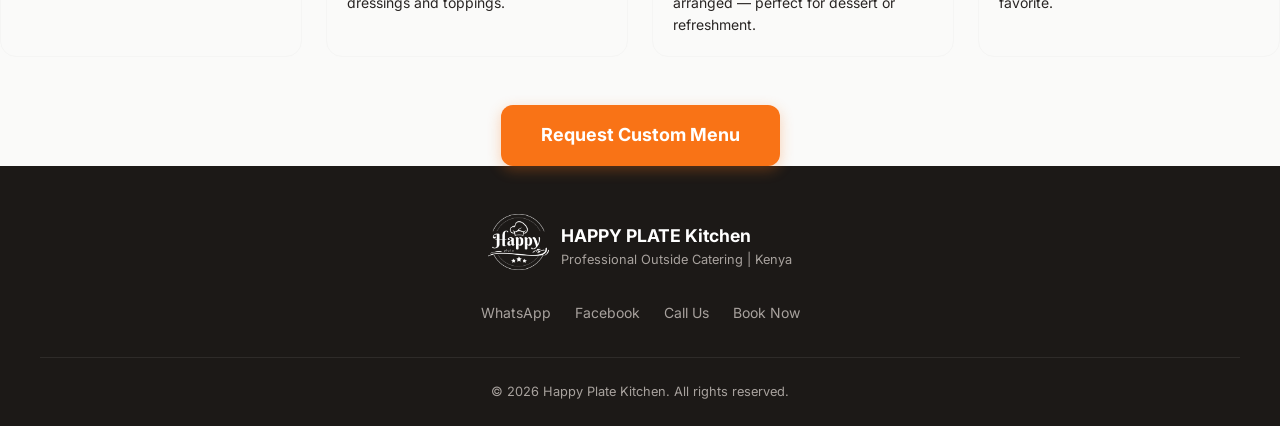
<file: menu.html>
<!DOCTYPE html>
<html lang="en">
<head>
<meta charset="UTF-8">
<meta name="viewport" content="width=device-width, initial-scale=1.0">
<title>Our Menu | Happy Plate Kitchen</title>
<meta name="description" content="Happy Plate Kitchen - Professional outside catering and bakery services in Kenya.">
<link rel="stylesheet" href="style.css">
<link rel="preconnect" href="https://fonts.googleapis.com">
<link href="https://fonts.googleapis.com/css2?family=Inter:wght@300;400;500;600;700;800;900&display=swap" rel="stylesheet">
</head>
<body>
<div class="scroll-progress" id="scrollProgress"></div>
<nav class="navbar">
<div class="nav-container">
<a href="index.html" class="logo">
<img src="images/logo.png" alt="Happy Plate Kitchen logo" class="logo-img"><span class="logo-plate">PLATE</span>
</a>
<ul class="nav-links">
<li><a href="index.html" class="">Home</a></li>
<li><a href="about.html" class="">About</a></li>
<li><a href="services.html" class="">Services</a></li>
<li><a href="menu.html" class="active">Menu</a></li>
<li><a href="cakes.html" class="">Cakes</a></li>
<li><a href="gallery.html" class="">Gallery</a></li>
<li><a href="contact.html" class="">Contact</a></li>
</ul>
<a href="https://wa.me/254740678338" target="_blank" class="btn-whatsapp">
<svg width="18" height="18" fill="currentColor" viewBox="0 0 24 24"><path d="M17.472 14.382c-.297-.149-1.758-.867-2.03-.967-.273-.099-.471-.148-.67.15-.197.297-.767.966-.94 1.164-.173.199-.347.223-.644.075-.297-.15-1.255-.463-2.39-1.475-.883-.788-1.48-1.761-1.653-2.059-.173-.297-.018-.458.13-.606.134-.133.298-.347.446-.52.149-.174.198-.298.298-.497.099-.198.05-.371-.025-.52-.075-.149-.669-1.612-.916-2.207-.242-.579-.487-.5-.669-.51-.173-.008-.371-.01-.57-.01-.198 0-.52.074-.792.372-.272.297-1.04 1.016-1.04 2.479 0 1.462 1.065 2.875 1.213 3.074.149.198 2.096 3.2 5.077 4.487.709.306 1.262.489 1.694.625.712.227 1.36.195 1.871.118.571-.085 1.758-.719 2.006-1.413.248-.694.248-1.289.173-1.413-.074-.124-.272-.198-.57-.347m-5.421 7.403h-.004a9.87 9.87 0 01-5.031-1.378l-.361-.214-3.741.982.998-3.648-.235-.374a9.86 9.86 0 01-1.51-5.26c.001-5.45 4.436-9.884 9.888-9.884 2.64 0 5.122 1.03 6.988 2.898a9.825 9.825 0 012.893 6.994c-.003 5.45-4.437 9.884-9.885 9.884m8.413-18.297A11.815 11.815 0 0012.05 0C5.495 0 .16 5.335.157 11.892c0 2.096.547 4.142 1.588 5.945L.057 24l6.305-1.654a11.882 11.882 0 005.683 1.448h.005c6.554 0 11.89-5.335 11.893-11.893a11.821 11.821 0 00-3.48-8.413z"/></svg>
Order on WhatsApp
</a>
<button class="mobile-menu-btn" onclick="toggleMenu()">
<span></span><span></span><span></span>
</button>
</div>
<div class="mobile-nav" id="mobileNav">
<a href="index.html" class="">Home</a>
<a href="about.html" class="">About</a>
<a href="services.html" class="">Services</a>
<a href="menu.html" class="active">Menu</a>
<a href="cakes.html" class="">Cakes</a>
<a href="gallery.html" class="">Gallery</a>
<a href="contact.html" class="">Contact</a>
</div>
</nav>
<section class="page-header">
<div class="page-header-blob" style="top:-20%;left:-10%;"></div>
<div class="page-header-blob" style="bottom:-20%;right:-10%;"></div>
<p class="section-label">Delicious Offerings</p>
<h1 class="page-header-title">Our Menu</h1>
<p class="page-header-subtitle">Authentic Kenyan cuisine and continental dishes for every palate</p>
</section>


<h3 style="font-size:1.5rem;font-weight:800;color:var(--stone-900);margin-bottom:1.5rem;" data-aos="fade-up">Main Dishes</h3>
<div style="display:grid;grid-template-columns:repeat(auto-fit,minmax(280px,1fr));gap:1.5rem;margin-bottom:3rem;">
<div class="menu-card" data-aos="fade-up" data-aos-delay="100">
<div class="menu-card-img img-placeholder"><img src="images/Curry.jpg" alt="Pilau and stew"></div>
<div class="menu-card-body"><h4 class="menu-card-title">Pilau & Stew</h4><p class="menu-card-desc">Aromatic Kenyan pilau served with your choice of beef, chicken, or goat stew.</p></div>
</div>
<div class="menu-card" data-aos="fade-up" data-aos-delay="150">
<div class="menu-card-img img-placeholder"><img src="images/Mixed_food_on_a_plate.jpg" alt="Chapati and curry"></div>
<div class="menu-card-body"><h4 class="menu-card-title">Chapati & Curry</h4><p class="menu-card-desc">Soft layered chapatis paired with rich, flavorful vegetable or meat curry.</p></div>
</div>
<div class="menu-card" data-aos="fade-up" data-aos-delay="200">
<div class="menu-card-img img-placeholder"><img src="images/Choma.jpg" alt="Grilled nyama choma"></div>
<div class="menu-card-body"><h4 class="menu-card-title">Grilled Nyama Choma</h4><p class="menu-card-desc">Perfectly grilled meat served with kachumbari and ugali — a Kenyan classic.</p></div>
</div>
<div class="menu-card" data-aos="fade-up" data-aos-delay="250">
<div class="menu-card-img img-placeholder"><img src="images/Common_food.jpg" alt="Mukimo "></div>
<div class="menu-card-body"><h4 class="menu-card-title">Mukimo </h4><p class="menu-card-desc">Traditional Kikuyu mukimo served with accompanment and veggies.</p></div>
</div>
<div class="menu-card" data-aos="fade-up" data-aos-delay="300">
<div class="menu-card-img img-placeholder"><img src="images/Veggies_rice.jpg" alt="Githeri special"></div>
<div class="menu-card-body"><h4 class="menu-card-title">Vegetable Rice</h4><p class="menu-card-desc">Fragrant rice cooked with fresh red bell peppers, green peas, carrots, onions, and seasoned with fresh herbs and aromatic spices.</p></div>
</div>
<div class="menu-card" data-aos="fade-up" data-aos-delay="350">
<div class="menu-card-img img-placeholder"><img src="images/Meat.jpg" alt="Grilled chicken"></div>
<div class="menu-card-body"><h4 class="menu-card-title">Grilled Chicken</h4><p class="menu-card-desc">Marinated chicken grilled to juicy perfection, served with your choice of sides.</p></div>
</div>
</div>

<h3 style="font-size:1.5rem;font-weight:800;color:var(--stone-900);margin-bottom:1.5rem;" data-aos="fade-up">Sides & Accompaniments</h3>
<div style="display:grid;grid-template-columns:repeat(auto-fit,minmax(280px,1fr));gap:1.5rem;margin-bottom:3rem;">
<div class="menu-card" data-aos="fade-up" data-aos-delay="100">
<div class="menu-card-img img-placeholder"><img src="images/Food_in_the_kitchen.jpg" alt="Ugali and sukuma wiki"></div>
<div class="menu-card-body"><h4 class="menu-card-title">Food preparation</h4><p class="menu-card-desc">food preparation of several dishes.</p></div>
</div>
<div class="menu-card" data-aos="fade-up" data-aos-delay="150">
<div class="menu-card-img img-placeholder"><img src="images/Salad.jpg" alt="Fresh salad"></div>
<div class="menu-card-body"><h4 class="menu-card-title">Fresh Salads</h4><p class="menu-card-desc">Crisp garden salads with a variety of dressings and toppings.</p></div>
</div>
<div class="menu-card" data-aos="fade-up" data-aos-delay="200">
<div class="menu-card-img img-placeholder"><img src="images/Fruits_mixture.jpg" alt="Fruit platter"></div>
<div class="menu-card-body"><h4 class="menu-card-title">Fruit Platter</h4><p class="menu-card-desc">Fresh seasonal fruits beautifully arranged — perfect for dessert or refreshment.</p></div>
</div>
<div class="menu-card" data-aos="fade-up" data-aos-delay="250">
<div class="menu-card-img img-placeholder"><img src="images/Pumpkin__soup.jpg" alt="Mashed potatoes"></div>
<div class="menu-card-body"><h4 class="menu-card-title">Pumkin soup </h4><p class="menu-card-desc">Creamy pumking soup  a crowd favorite.</p></div>
</div>
</div>

<div class="text-center" data-aos="fade-up">
<a href="contact.html" class="btn btn-primary btn-lg">Request Custom Menu</a>
</div>
</div>
</section>
<footer class="footer">
<div class="footer-container">
<div class="footer-top">
<div class="footer-brand">
<img src="images/logo-white.png" alt="Happy Plate Kitchen logo" class="footer-brand-img">
<div>
<div class="footer-brand-text">HAPPY PLATE Kitchen</div>
<div class="footer-brand-sub">Professional Outside Catering | Kenya</div>
</div>
</div>
<div class="footer-links">
<a href="https://wa.me/254740678338" target="_blank">WhatsApp</a>
<a href="https://www.facebook.com/profile.php?id=61580439757400" target="_blank">Facebook</a>
<a href="tel:0740678338">Call Us</a>
<a href="contact.html">Book Now</a>
</div>
</div>
<div class="footer-bottom">
<p>&copy; 2026 Happy Plate Kitchen. All rights reserved.</p>
</div>
</div>
</footer>
<a href="https://wa.me/254740678338" target="_blank" class="fab-whatsapp" aria-label="Chat on WhatsApp">
<svg width="28" height="28" fill="currentColor" viewBox="0 0 24 24"><path d="M17.472 14.382c-.297-.149-1.758-.867-2.03-.967-.273-.099-.471-.148-.67.15-.197.297-.767.966-.94 1.164-.173.199-.347.223-.644.075-.297-.15-1.255-.463-2.39-1.475-.883-.788-1.48-1.761-1.653-2.059-.173-.297-.018-.458.13-.606.134-.133.298-.347.446-.52.149-.174.198-.298.298-.497.099-.198.05-.371-.025-.52-.075-.149-.669-1.612-.916-2.207-.242-.579-.487-.5-.669-.51-.173-.008-.371-.01-.57-.01-.198 0-.52.074-.792.372-.272.297-1.04 1.016-1.04 2.479 0 1.462 1.065 2.875 1.213 3.074.149.198 2.096 3.2 5.077 4.487.709.306 1.262.489 1.694.625.712.227 1.36.195 1.871.118.571-.085 1.758-.719 2.006-1.413.248-.694.248-1.289.173-1.413-.074-.124-.272-.198-.57-.347m-5.421 7.403h-.004a9.87 9.87 0 01-5.031-1.378l-.361-.214-3.741.982.998-3.648-.235-.374a9.86 9.86 0 01-1.51-5.26c.001-5.45 4.436-9.884 9.888-9.884 2.64 0 5.122 1.03 6.988 2.898a9.825 9.825 0 012.893 6.994c-.003 5.45-4.437 9.884-9.885 9.884m8.413-18.297A11.815 11.815 0 0012.05 0C5.495 0 .16 5.335.157 11.892c0 2.096.547 4.142 1.588 5.945L.057 24l6.305-1.654a11.882 11.882 0 005.683 1.448h.005c6.554 0 11.89-5.335 11.893-11.893a11.821 11.821 0 00-3.48-8.413z"/></svg>
</a>
<script>
function toggleMenu() { document.getElementById('mobileNav').classList.toggle('open'); }
window.addEventListener('scroll', function() {
    var st = document.documentElement.scrollTop || document.body.scrollTop;
    var sh = document.documentElement.scrollHeight - document.documentElement.clientHeight;
    document.getElementById('scrollProgress').style.width = (st/sh*100) + '%';
});
var observer = new IntersectionObserver(function(entries) {
    entries.forEach(function(entry) { if(entry.isIntersecting) entry.target.classList.add('aos-animate'); });
}, { threshold: 0.1 });
document.querySelectorAll('[data-aos]').forEach(function(el) { observer.observe(el); });
</script>
</body>
</html>
</file>
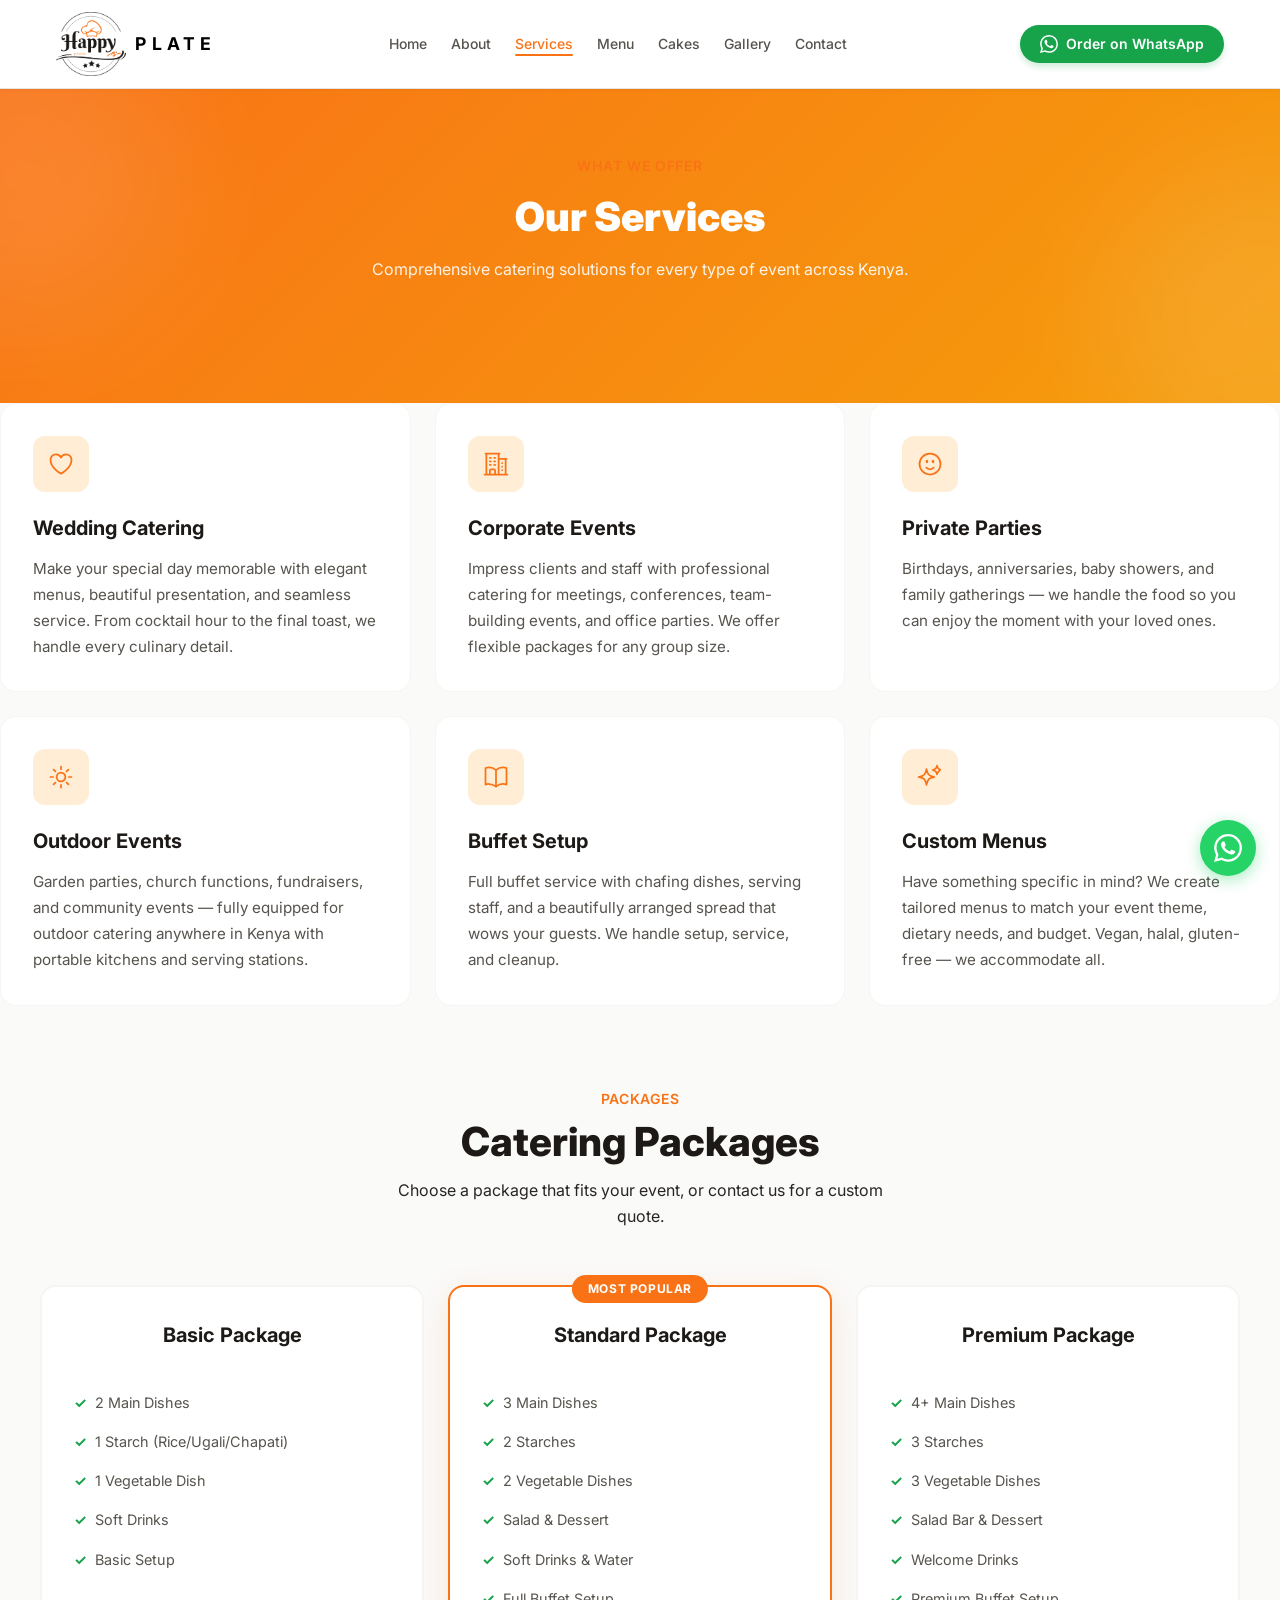
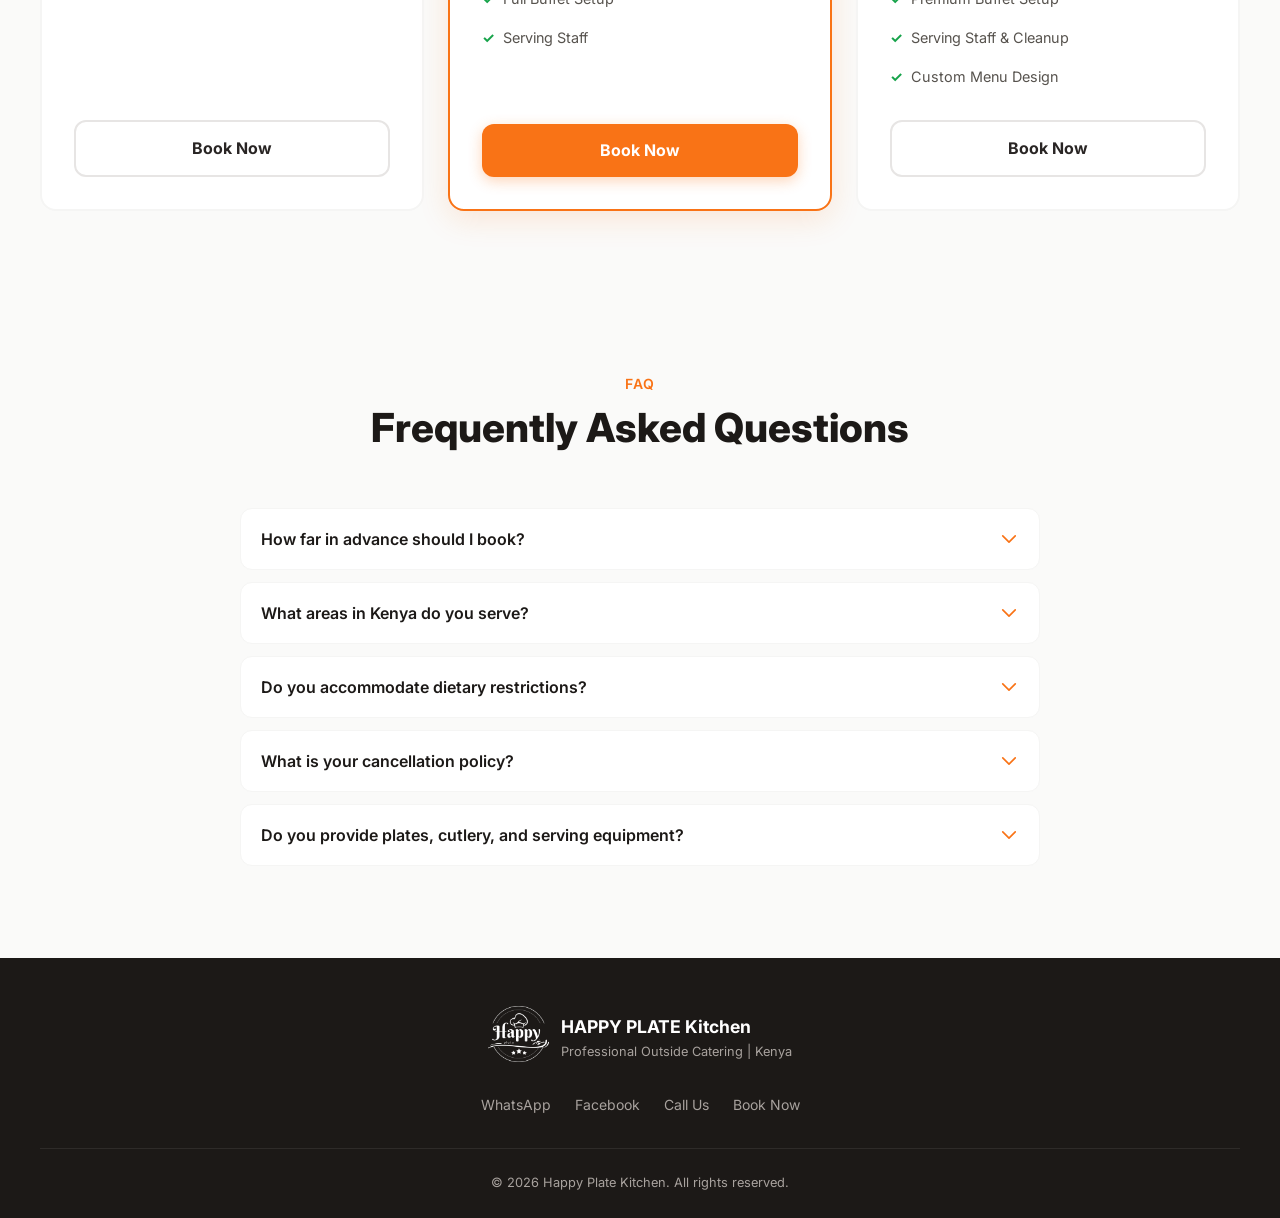
<file: services.html>
<!DOCTYPE html>
<html lang="en">
<head>
<meta charset="UTF-8">
<meta name="viewport" content="width=device-width, initial-scale=1.0">
<title>Services | Happy Plate Kitchen</title>
<meta name="description" content="Happy Plate Kitchen - Professional outside catering and bakery services in Kenya.">
<link rel="stylesheet" href="style.css">
<link rel="preconnect" href="https://fonts.googleapis.com">
<link href="https://fonts.googleapis.com/css2?family=Inter:wght@300;400;500;600;700;800;900&display=swap" rel="stylesheet">
</head>
<body>
<div class="scroll-progress" id="scrollProgress"></div>
<nav class="navbar">
<div class="nav-container">
<a href="index.html" class="logo">
<img src="images/logo.png" alt="Happy Plate Kitchen logo" class="logo-img"><span class="logo-plate">PLATE</span>
</a>
<ul class="nav-links">
<li><a href="index.html" class="">Home</a></li>
<li><a href="about.html" class="">About</a></li>
<li><a href="services.html" class="active">Services</a></li>
<li><a href="menu.html" class="">Menu</a></li>
<li><a href="cakes.html" class="">Cakes</a></li>
<li><a href="gallery.html" class="">Gallery</a></li>
<li><a href="contact.html" class="">Contact</a></li>
</ul>
<a href="https://wa.me/254740678338" target="_blank" class="btn-whatsapp">
<svg width="18" height="18" fill="currentColor" viewBox="0 0 24 24"><path d="M17.472 14.382c-.297-.149-1.758-.867-2.03-.967-.273-.099-.471-.148-.67.15-.197.297-.767.966-.94 1.164-.173.199-.347.223-.644.075-.297-.15-1.255-.463-2.39-1.475-.883-.788-1.48-1.761-1.653-2.059-.173-.297-.018-.458.13-.606.134-.133.298-.347.446-.52.149-.174.198-.298.298-.497.099-.198.05-.371-.025-.52-.075-.149-.669-1.612-.916-2.207-.242-.579-.487-.5-.669-.51-.173-.008-.371-.01-.57-.01-.198 0-.52.074-.792.372-.272.297-1.04 1.016-1.04 2.479 0 1.462 1.065 2.875 1.213 3.074.149.198 2.096 3.2 5.077 4.487.709.306 1.262.489 1.694.625.712.227 1.36.195 1.871.118.571-.085 1.758-.719 2.006-1.413.248-.694.248-1.289.173-1.413-.074-.124-.272-.198-.57-.347m-5.421 7.403h-.004a9.87 9.87 0 01-5.031-1.378l-.361-.214-3.741.982.998-3.648-.235-.374a9.86 9.86 0 01-1.51-5.26c.001-5.45 4.436-9.884 9.888-9.884 2.64 0 5.122 1.03 6.988 2.898a9.825 9.825 0 012.893 6.994c-.003 5.45-4.437 9.884-9.885 9.884m8.413-18.297A11.815 11.815 0 0012.05 0C5.495 0 .16 5.335.157 11.892c0 2.096.547 4.142 1.588 5.945L.057 24l6.305-1.654a11.882 11.882 0 005.683 1.448h.005c6.554 0 11.89-5.335 11.893-11.893a11.821 11.821 0 00-3.48-8.413z"/></svg>
Order on WhatsApp
</a>
<button class="mobile-menu-btn" onclick="toggleMenu()">
<span></span><span></span><span></span>
</button>
</div>
<div class="mobile-nav" id="mobileNav">
<a href="index.html" class="">Home</a>
<a href="about.html" class="">About</a>
<a href="services.html" class="active">Services</a>
<a href="menu.html" class="">Menu</a>
<a href="cakes.html" class="">Cakes</a>
<a href="gallery.html" class="">Gallery</a>
<a href="contact.html" class="">Contact</a>
</div>
</nav>
<section class="page-header">
<div class="page-header-blob" style="top:-20%;left:-10%;"></div>
<div class="page-header-blob" style="bottom:-20%;right:-10%;"></div>
<div class="section-header" data-aos="fade-up">
<p class="section-label">What We Offer</p>
<h1 class="page-header-title">Our Services</h1>
<p class="page-header-subtitle">Comprehensive catering solutions for every type of event across Kenya.</p>
</section>

</div>
<div class="grid-3">
<div class="card" data-aos="fade-up" data-aos-delay="100">
<div class="card-icon"><svg fill="none" stroke="currentColor" stroke-width="1.5" viewBox="0 0 24 24"><path stroke-linecap="round" stroke-linejoin="round" d="M21 8.25c0-2.485-2.099-4.5-4.688-4.5-1.935 0-3.597 1.126-4.312 2.733-.715-1.607-2.377-2.733-4.313-2.733C5.1 3.75 3 5.765 3 8.25c0 7.22 9 12 9 12s9-4.78 9-12z"/></svg></div>
<h3 class="card-title">Wedding Catering</h3>
<p class="card-text">Make your special day memorable with elegant menus, beautiful presentation, and seamless service. From cocktail hour to the final toast, we handle every culinary detail.</p>
</div>
<div class="card" data-aos="fade-up" data-aos-delay="200">
<div class="card-icon"><svg fill="none" stroke="currentColor" stroke-width="1.5" viewBox="0 0 24 24"><path stroke-linecap="round" stroke-linejoin="round" d="M2.25 21h19.5m-18-18v18m10.5-18v18m6-13.5V21M6.75 6.75h.75m-.75 3h.75m-.75 3h.75m3-6h.75m-.75 3h.75m-.75 3h.75M6.75 21v-3.375c0-.621.504-1.125 1.125-1.125h2.25c.621 0 1.125.504 1.125 1.125V21M3 3h12m-.75 4.5H21m-3.75 3.75h.008v.008h-.008v-.008zm0 3h.008v.008h-.008v-.008zm0 3h.008v.008h-.008v-.008z"/></svg></div>
<h3 class="card-title">Corporate Events</h3>
<p class="card-text">Impress clients and staff with professional catering for meetings, conferences, team-building events, and office parties. We offer flexible packages for any group size.</p>
</div>
<div class="card" data-aos="fade-up" data-aos-delay="300">
<div class="card-icon"><svg fill="none" stroke="currentColor" stroke-width="1.5" viewBox="0 0 24 24"><path stroke-linecap="round" stroke-linejoin="round" d="M15.182 15.182a4.5 4.5 0 01-6.364 0M21 12a9 9 0 11-18 0 9 9 0 0118 0zM9.75 9.75c0 .414-.168.75-.375.75S9 10.164 9 9.75 9.168 9 9.375 9s.375.336.375.75zm-.375 0h.008v.015h-.008V9.75zm5.625 0c0 .414-.168.75-.375.75s-.375-.336-.375-.75.168-.75.375-.75.375.336.375.75zm-.375 0h.008v.008h-.008V9.75z"/></svg></div>
<h3 class="card-title">Private Parties</h3>
<p class="card-text">Birthdays, anniversaries, baby showers, and family gatherings — we handle the food so you can enjoy the moment with your loved ones.</p>
</div>
<div class="card" data-aos="fade-up" data-aos-delay="100">
<div class="card-icon"><svg fill="none" stroke="currentColor" stroke-width="1.5" viewBox="0 0 24 24"><path stroke-linecap="round" stroke-linejoin="round" d="M12 3v2.25m6.364.386l-1.591 1.591M21 12h-2.25m-.386 6.364l-1.591-1.591M12 18.75V21m-4.773-4.227l-1.591 1.591M5.25 12H3m4.227-4.773L5.636 5.636M15.75 12a3.75 3.75 0 11-7.5 0 3.75 3.75 0 017.5 0z"/></svg></div>
<h3 class="card-title">Outdoor Events</h3>
<p class="card-text">Garden parties, church functions, fundraisers, and community events — fully equipped for outdoor catering anywhere in Kenya with portable kitchens and serving stations.</p>
</div>
<div class="card" data-aos="fade-up" data-aos-delay="200">
<div class="card-icon"><svg fill="none" stroke="currentColor" stroke-width="1.5" viewBox="0 0 24 24"><path stroke-linecap="round" stroke-linejoin="round" d="M12 6.042A8.967 8.967 0 006 3.75c-1.052 0-2.062.18-3 .512v14.25A8.987 8.987 0 016 18c2.305 0 4.408.867 6 2.292m0-14.25a8.966 8.966 0 016-2.292c1.052 0 2.062.18 3 .512v14.25A8.987 8.987 0 0018 18a8.967 8.967 0 00-6 2.292m0-14.25v14.25"/></svg></div>
<h3 class="card-title">Buffet Setup</h3>
<p class="card-text">Full buffet service with chafing dishes, serving staff, and a beautifully arranged spread that wows your guests. We handle setup, service, and cleanup.</p>
</div>
<div class="card" data-aos="fade-up" data-aos-delay="300">
<div class="card-icon"><svg fill="none" stroke="currentColor" stroke-width="1.5" viewBox="0 0 24 24"><path stroke-linecap="round" stroke-linejoin="round" d="M9.813 15.904L9 18.75l-.813-2.846a4.5 4.5 0 00-3.09-3.09L2.25 12l2.846-.813a4.5 4.5 0 003.09-3.09L9 5.25l.813 2.846a4.5 4.5 0 003.09 3.09L15.75 12l-2.846.813a4.5 4.5 0 00-3.09 3.09zM18.259 8.715L18 9.75l-.259-1.035a3.375 3.375 0 00-2.455-2.456L14.25 6l1.036-.259a3.375 3.375 0 002.455-2.456L18 2.25l.259 1.035a3.375 3.375 0 002.455 2.456z"/></svg></div>
<h3 class="card-title">Custom Menus</h3>
<p class="card-text">Have something specific in mind? We create tailored menus to match your event theme, dietary needs, and budget. Vegan, halal, gluten-free — we accommodate all.</p>
</div>
</div>
</div>
</section>

<section class="section" style="background:var(--stone-50);">
<div class="container">
<div class="section-header" data-aos="fade-up">
<p class="section-label">Packages</p>
<h2 class="section-title">Catering Packages</h2>
<p class="section-subtitle">Choose a package that fits your event, or contact us for a custom quote.</p>
</div>
<div class="grid-3">
<div class="pricing-card" data-aos="fade-up" data-aos-delay="100">
<h3 class="pricing-title">Basic Package</h3>
<ul class="pricing-features">
<li>2 Main Dishes</li>
<li>1 Starch (Rice/Ugali/Chapati)</li>
<li>1 Vegetable Dish</li>
<li>Soft Drinks</li>
<li>Basic Setup</li>
</ul>
<a href="contact.html" class="btn btn-outline" style="width:100%;">Book Now</a>
</div>
<div class="pricing-card featured" data-aos="fade-up" data-aos-delay="200">
<div class="pricing-badge">Most Popular</div>
<h3 class="pricing-title">Standard Package</h3>
<ul class="pricing-features">
<li>3 Main Dishes</li>
<li>2 Starches</li>
<li>2 Vegetable Dishes</li>
<li>Salad & Dessert</li>
<li>Soft Drinks & Water</li>
<li>Full Buffet Setup</li>
<li>Serving Staff</li>
</ul>
<a href="contact.html" class="btn btn-primary" style="width:100%;">Book Now</a>
</div>
<div class="pricing-card" data-aos="fade-up" data-aos-delay="300">
<h3 class="pricing-title">Premium Package</h3>
<ul class="pricing-features">
<li>4+ Main Dishes</li>
<li>3 Starches</li>
<li>3 Vegetable Dishes</li>
<li>Salad Bar & Dessert</li>
<li>Welcome Drinks</li>
<li>Premium Buffet Setup</li>
<li>Serving Staff & Cleanup</li>
<li>Custom Menu Design</li>
</ul>
<a href="contact.html" class="btn btn-outline" style="width:100%;">Book Now</a>
</div>
</div>
</div>
</section>

<section class="section">
<div class="container">
<div class="section-header" data-aos="fade-up">
<p class="section-label">FAQ</p>
<h2 class="section-title">Frequently Asked Questions</h2>
</div>
<div style="max-width:800px;margin:0 auto;">
<div class="faq-item" data-aos="fade-up" data-aos-delay="100">
<button class="faq-question" onclick="toggleFaq(this)">
How far in advance should I book?
<svg fill="none" stroke="currentColor" stroke-width="2" viewBox="0 0 24 24"><path stroke-linecap="round" stroke-linejoin="round" d="M19.5 8.25l-7.5 7.5-7.5-7.5"/></svg>
</button>
<div class="faq-answer"><div class="faq-answer-inner">We recommend booking at least 2 weeks in advance for small events and 4-6 weeks for weddings and large corporate functions. However, feel free to reach out — we occasionally accommodate last-minute requests.</div></div>
</div>
<div class="faq-item" data-aos="fade-up" data-aos-delay="150">
<button class="faq-question" onclick="toggleFaq(this)">
What areas in Kenya do you serve?
<svg fill="none" stroke="currentColor" stroke-width="2" viewBox="0 0 24 24"><path stroke-linecap="round" stroke-linejoin="round" d="M19.5 8.25l-7.5 7.5-7.5-7.5"/></svg>
</button>
<div class="faq-answer"><div class="faq-answer-inner">We primarily serve Nairobi and surrounding areas including Kiambu, Kajiado, Machakos, and Murang'a. For events outside this radius, please contact us to discuss logistics and travel arrangements.</div></div>
</div>
<div class="faq-item" data-aos="fade-up" data-aos-delay="200">
<button class="faq-question" onclick="toggleFaq(this)">
Do you accommodate dietary restrictions?
<svg fill="none" stroke="currentColor" stroke-width="2" viewBox="0 0 24 24"><path stroke-linecap="round" stroke-linejoin="round" d="M19.5 8.25l-7.5 7.5-7.5-7.5"/></svg>
</button>
<div class="faq-answer"><div class="faq-answer-inner">Absolutely! We cater to vegetarian, vegan, halal, gluten-free, and other dietary requirements. Just let us know your needs when booking and we'll customize the menu accordingly.</div></div>
</div>
<div class="faq-item" data-aos="fade-up" data-aos-delay="250">
<button class="faq-question" onclick="toggleFaq(this)">
What is your cancellation policy?
<svg fill="none" stroke="currentColor" stroke-width="2" viewBox="0 0 24 24"><path stroke-linecap="round" stroke-linejoin="round" d="M19.5 8.25l-7.5 7.5-7.5-7.5"/></svg>
</button>
<div class="faq-answer"><div class="faq-answer-inner">Cancellations made 7 days before the event receive a full refund minus a small processing fee. Cancellations within 3-7 days receive a 50% refund. Cancellations less than 3 days before are non-refundable but can be rescheduled.</div></div>
</div>
<div class="faq-item" data-aos="fade-up" data-aos-delay="300">
<button class="faq-question" onclick="toggleFaq(this)">
Do you provide plates, cutlery, and serving equipment?
<svg fill="none" stroke="currentColor" stroke-width="2" viewBox="0 0 24 24"><path stroke-linecap="round" stroke-linejoin="round" d="M19.5 8.25l-7.5 7.5-7.5-7.5"/></svg>
</button>
<div class="faq-answer"><div class="faq-answer-inner">Yes! Our Standard and Premium packages include all necessary serving equipment, plates, and cutlery. For the Basic package, these can be added for a small additional fee.</div></div>
</div>
</div>
</div>
</section>

<script>
function toggleFaq(btn) {
    var item = btn.parentElement;
    var isActive = item.classList.contains('active');
    document.querySelectorAll('.faq-item').forEach(function(i) { i.classList.remove('active'); });
    if (!isActive) item.classList.add('active');
}
</script>
<footer class="footer">
<div class="footer-container">
<div class="footer-top">
<div class="footer-brand">
<img src="images/logo-white.png" alt="Happy Plate Kitchen logo" class="footer-brand-img">
<div>
<div class="footer-brand-text">HAPPY PLATE Kitchen</div>
<div class="footer-brand-sub">Professional Outside Catering | Kenya</div>
</div>
</div>
<div class="footer-links">
<a href="https://wa.me/254740678338" target="_blank">WhatsApp</a>
<a href="https://www.facebook.com/profile.php?id=61580439757400" target="_blank">Facebook</a>
<a href="tel:0740678338">Call Us</a>
<a href="contact.html">Book Now</a>
</div>
</div>
<div class="footer-bottom">
<p>&copy; 2026 Happy Plate Kitchen. All rights reserved.</p>
</div>
</div>
</footer>
<a href="https://wa.me/254740678338" target="_blank" class="fab-whatsapp" aria-label="Chat on WhatsApp">
<svg width="28" height="28" fill="currentColor" viewBox="0 0 24 24"><path d="M17.472 14.382c-.297-.149-1.758-.867-2.03-.967-.273-.099-.471-.148-.67.15-.197.297-.767.966-.94 1.164-.173.199-.347.223-.644.075-.297-.15-1.255-.463-2.39-1.475-.883-.788-1.48-1.761-1.653-2.059-.173-.297-.018-.458.13-.606.134-.133.298-.347.446-.52.149-.174.198-.298.298-.497.099-.198.05-.371-.025-.52-.075-.149-.669-1.612-.916-2.207-.242-.579-.487-.5-.669-.51-.173-.008-.371-.01-.57-.01-.198 0-.52.074-.792.372-.272.297-1.04 1.016-1.04 2.479 0 1.462 1.065 2.875 1.213 3.074.149.198 2.096 3.2 5.077 4.487.709.306 1.262.489 1.694.625.712.227 1.36.195 1.871.118.571-.085 1.758-.719 2.006-1.413.248-.694.248-1.289.173-1.413-.074-.124-.272-.198-.57-.347m-5.421 7.403h-.004a9.87 9.87 0 01-5.031-1.378l-.361-.214-3.741.982.998-3.648-.235-.374a9.86 9.86 0 01-1.51-5.26c.001-5.45 4.436-9.884 9.888-9.884 2.64 0 5.122 1.03 6.988 2.898a9.825 9.825 0 012.893 6.994c-.003 5.45-4.437 9.884-9.885 9.884m8.413-18.297A11.815 11.815 0 0012.05 0C5.495 0 .16 5.335.157 11.892c0 2.096.547 4.142 1.588 5.945L.057 24l6.305-1.654a11.882 11.882 0 005.683 1.448h.005c6.554 0 11.89-5.335 11.893-11.893a11.821 11.821 0 00-3.48-8.413z"/></svg>
</a>
<script>
function toggleMenu() { document.getElementById('mobileNav').classList.toggle('open'); }
window.addEventListener('scroll', function() {
    var st = document.documentElement.scrollTop || document.body.scrollTop;
    var sh = document.documentElement.scrollHeight - document.documentElement.clientHeight;
    document.getElementById('scrollProgress').style.width = (st/sh*100) + '%';
});
var observer = new IntersectionObserver(function(entries) {
    entries.forEach(function(entry) { if(entry.isIntersecting) entry.target.classList.add('aos-animate'); });
}, { threshold: 0.1 });
document.querySelectorAll('[data-aos]').forEach(function(el) { observer.observe(el); });
</script>
</body>
</html>
</file>
<file: style.css>
/* ============================================
   HAPPY PLATE KITCHEN - Shared Styles
   ============================================ */

:root {
    --orange-500: #f97316;
    --orange-600: #ea580c;
    --orange-100: #ffedd5;
    --amber-500: #f59e0b;
    --stone-50: #fafaf9;
    --stone-100: #f5f5f4;
    --stone-200: #e7e5e4;
    --stone-400: #a8a29e;
    --stone-600: #57534e;
    --stone-800: #292524;
    --stone-900: #1c1917;
    --green-600: #16a34a;
    --green-700: #15803d;
}

* { margin: 0; padding: 0; box-sizing: border-box; }

html { scroll-behavior: smooth; }

body {
    font-family: 'Inter', -apple-system, BlinkMacSystemFont, 'Segoe UI', Roboto, sans-serif;
    background: var(--stone-50);
    color: var(--stone-800);
    line-height: 1.6;
    overflow-x: hidden;
}

img { max-width: 100%; display: block; }

a { text-decoration: none; color: inherit; }

/* ============================================
   NAVIGATION
   ============================================ */

.navbar {
    position: sticky;
    top: 0;
    z-index: 1000;
    background: rgba(255,255,255,0.95);
    backdrop-filter: blur(12px);
    -webkit-backdrop-filter: blur(12px);
    border-bottom: 1px solid var(--stone-200);
    box-shadow: 0 1px 3px rgba(0,0,0,0.05);
}

.nav-container {
    max-width: 1200px;
    margin: 0 auto;
    padding: 0.75rem 1rem;
    display: flex;
    align-items: center;
    justify-content: space-between;
}

.logo {
    display: flex;
    align-items: center;
    gap: 0.75rem;
}

.logo-img { height: 64px; width: auto; display: block; }
.logo-icon {
    width: 40px; height: 40px;
    border-radius: 50%;
    background: var(--orange-500);
    display: flex; align-items: center; justify-content: center;
    color: white; font-weight: 800; font-size: 1.1rem;
}

.logo-text {
    font-size: 1.25rem;
    font-weight: 800;
    color: var(--stone-900);
    letter-spacing: -0.02em;
}

.logo-text span { color: var(--orange-500); }

.nav-links {
    display: none;
    align-items: center;
    gap: 1.5rem;
    list-style: none;
}

.nav-links a {
    font-size: 0.875rem;
    font-weight: 500;
    color: var(--stone-600);
    transition: color 0.2s;
    position: relative;
}

.nav-links a:hover,
.nav-links a.active {
    color: var(--orange-500);
}

.nav-links a.active::after {
    content: '';
    position: absolute;
    bottom: -4px;
    left: 0;
    width: 100%;
    height: 2px;
    background: var(--orange-500);
    border-radius: 2px;
}

.btn-whatsapp {
    display: none;
    align-items: center;
    gap: 0.5rem;
    background: var(--green-600);
    color: white;
    padding: 0.5rem 1.25rem;
    border-radius: 9999px;
    font-size: 0.875rem;
    font-weight: 600;
    transition: all 0.2s;
    box-shadow: 0 4px 6px rgba(22,163,74,0.2);
}

.btn-whatsapp:hover {
    background: var(--green-700);
    transform: translateY(-1px);
    box-shadow: 0 6px 12px rgba(22,163,74,0.3);
}

.mobile-menu-btn {
    display: flex;
    flex-direction: column;
    gap: 4px;
    background: none;
    border: none;
    cursor: pointer;
    padding: 4px;
}

.mobile-menu-btn span {
    display: block;
    width: 24px;
    height: 2px;
    background: var(--stone-800);
    border-radius: 2px;
    transition: all 0.3s;
}

.mobile-nav {
    display: none;
    position: absolute;
    top: 100%;
    left: 0;
    right: 0;
    background: white;
    border-bottom: 1px solid var(--stone-200);
    padding: 1rem;
    box-shadow: 0 4px 12px rgba(0,0,0,0.1);
}

.mobile-nav.open { display: block; }

.mobile-nav a {
    display: block;
    padding: 0.75rem 1rem;
    color: var(--stone-600);
    font-weight: 500;
    border-radius: 0.5rem;
    transition: all 0.2s;
}

.mobile-nav a:hover,
.mobile-nav a.active {
    background: var(--orange-100);
    color: var(--orange-600);
}

/* ============================================
   BUTTONS
   ============================================ */

.btn {
    display: inline-flex;
    align-items: center;
    justify-content: center;
    gap: 0.5rem;
    padding: 0.875rem 2rem;
    border-radius: 0.75rem;
    font-weight: 700;
    font-size: 1rem;
    transition: all 0.3s;
    border: none;
    cursor: pointer;
}

.btn-primary {
    background: var(--orange-500);
    color: white;
    box-shadow: 0 4px 14px rgba(249,115,22,0.3);
}

.btn-primary:hover {
    background: var(--orange-600);
    transform: translateY(-2px);
    box-shadow: 0 8px 20px rgba(249,115,22,0.35);
}

.btn-outline {
    background: white;
    color: var(--stone-800);
    border: 2px solid var(--stone-200);
}

.btn-outline:hover {
    border-color: var(--orange-500);
    color: var(--orange-500);
}

.btn-white {
    background: white;
    color: var(--orange-600);
    box-shadow: 0 4px 14px rgba(0,0,0,0.1);
}

.btn-white:hover {
    transform: translateY(-2px) scale(1.02);
    box-shadow: 0 8px 24px rgba(0,0,0,0.15);
}

.btn-lg { padding: 1rem 2.5rem; font-size: 1.125rem; }

/* ============================================
   SECTION UTILITIES
   ============================================ */

.section { padding: 5rem 1rem; }

.container {
    max-width: 1200px;
    margin: 0 auto;
}

.section-header {
    text-align: center;
    margin-bottom: 3.5rem;
}

.section-label {
    display: inline-block;
    color: var(--orange-500);
    font-size: 0.875rem;
    font-weight: 600;
    text-transform: uppercase;
    letter-spacing: 0.05em;
    margin-bottom: 0.5rem;
}

.section-title {
    font-size: 2.25rem;
    font-weight: 800;
    color: var(--stone-900);
    line-height: 1.2;
}

.section-subtitle {
    color: var(--stone-500);
    margin-top: 0.75rem;
    max-width: 500px;
    margin-left: auto;
    margin-right: auto;
}

/* ============================================
   CARDS
   ============================================ */

.card {
    background: white;
    border-radius: 1rem;
    padding: 2rem;
    border: 1px solid var(--stone-100);
    transition: all 0.3s;
}

.card:hover {
    box-shadow: 0 12px 32px rgba(0,0,0,0.08);
    transform: translateY(-4px);
}

.card-icon {
    width: 56px; height: 56px;
    border-radius: 0.75rem;
    background: var(--orange-100);
    display: flex; align-items: center; justify-content: center;
    margin-bottom: 1.25rem;
    transition: all 0.3s;
}

.card:hover .card-icon {
    background: var(--orange-500);
}

.card-icon svg {
    width: 28px; height: 28px;
    color: var(--orange-500);
    transition: color 0.3s;
}

.card:hover .card-icon svg { color: white; }

.card-title {
    font-size: 1.25rem;
    font-weight: 700;
    color: var(--stone-900);
    margin-bottom: 0.75rem;
}

.card-text {
    color: var(--stone-600);
    line-height: 1.7;
    font-size: 0.95rem;
}

/* ============================================
   IMAGE PLACEHOLDERS
   ============================================ */

.img-placeholder {
    background: var(--stone-200);
    display: flex;
    align-items: center;
    justify-content: center;
    border-radius: 1rem;
    overflow: hidden;
}

.img-placeholder-inner {
    text-align: center;
    padding: 2rem;
    color: var(--stone-400);
}

.img-placeholder-inner svg {
    width: 48px; height: 48px;
    margin: 0 auto 0.5rem;
}

.img-placeholder img,
.hero-image img,
.about-image img,
.menu-card-img img,
.cake-card-img img,
.gallery-item img {
    width: 100%;
    height: 100%;
    object-fit: cover;
    display: block;
}

/* ============================================
   GRID SYSTEM
   ============================================ */

.grid-2 { display: grid; gap: 1.5rem; }
.grid-3 { display: grid; gap: 1.5rem; }
.grid-4 { display: grid; gap: 1.5rem; }

@media (min-width: 640px) {
    .grid-2 { grid-template-columns: repeat(2, 1fr); }
}

@media (min-width: 768px) {
    .grid-3 { grid-template-columns: repeat(3, 1fr); }
    .nav-links { display: flex; }
    .btn-whatsapp { display: inline-flex; }
    .mobile-menu-btn { display: none; }
    .section { padding: 5rem 1.5rem; }
    .section-title { font-size: 2.5rem; }
}

@media (min-width: 1024px) {
    .grid-4 { grid-template-columns: repeat(4, 1fr); }
}

/* ============================================
   FLOATING WHATSAPP BUTTON
   ============================================ */

.fab-whatsapp {
    position: fixed;
    bottom: 24px;
    right: 24px;
    width: 56px;
    height: 56px;
    background: #25d366;
    border-radius: 50%;
    display: flex;
    align-items: center;
    justify-content: center;
    color: white;
    box-shadow: 0 4px 16px rgba(37,211,102,0.4);
    z-index: 999;
    transition: all 0.3s;
    animation: fabPulse 2s infinite;
}

.fab-whatsapp:hover {
    transform: scale(1.1);
    box-shadow: 0 6px 24px rgba(37,211,102,0.5);
}

@keyframes fabPulse {
    0%, 100% { box-shadow: 0 4px 16px rgba(37,211,102,0.4); }
    50% { box-shadow: 0 4px 24px rgba(37,211,102,0.7); }
}

/* ============================================
   FOOTER
   ============================================ */

.footer {
    background: var(--stone-900);
    color: var(--stone-400);
    padding: 3rem 1rem 1.5rem;
    clear: both;
}

.footer-container {
    max-width: 1200px;
    margin: 0 auto;
}

.footer-top {
    display: flex;
    flex-direction: column;
    align-items: center;
    gap: 1.5rem;
    padding-bottom: 2rem;
    border-bottom: 1px solid rgba(255,255,255,0.08);
}

.footer-brand {
    display: flex;
    align-items: center;
    gap: 0.75rem;
}

.footer-brand-icon {
    width: 40px; height: 40px;
    border-radius: 50%;
    background: var(--orange-500);
    display: flex; align-items: center; justify-content: center;
    color: white; font-weight: 800;
}

.footer-brand-text {
    color: white;
    font-weight: 700;
    font-size: 1.1rem;
}

.footer-brand-sub {
    font-size: 0.8rem;
    color: var(--stone-500);
}

.footer-links {
    display: flex;
    gap: 1.5rem;
    flex-wrap: wrap;
    justify-content: center;
}

.footer-links a {
    font-size: 0.875rem;
    transition: color 0.2s;
}

.footer-links a:hover { color: var(--orange-400); }

.footer-bottom {
    text-align: center;
    padding-top: 1.5rem;
    font-size: 0.8rem;
    color: var(--stone-500);
}

/* ============================================
   SCROLL ANIMATIONS (AOS-like)
   ============================================ */

[data-aos] {
    opacity: 0;
    transition-property: opacity, transform;
    transition-duration: 0.8s;
    transition-timing-function: cubic-bezier(0.25, 0.46, 0.45, 0.94);
}

[data-aos="fade-up"] { transform: translateY(40px); }
[data-aos="fade-down"] { transform: translateY(-40px); }
[data-aos="fade-left"] { transform: translateX(40px); }
[data-aos="fade-right"] { transform: translateX(-40px); }
[data-aos="zoom-in"] { transform: scale(0.9); }
[data-aos="zoom-out"] { transform: scale(1.1); }

[data-aos].aos-animate {
    opacity: 1;
    transform: translateY(0) translateX(0) scale(1);
}

[data-aos-delay="100"] { transition-delay: 0.1s; }
[data-aos-delay="200"] { transition-delay: 0.2s; }
[data-aos-delay="300"] { transition-delay: 0.3s; }
[data-aos-delay="400"] { transition-delay: 0.4s; }
[data-aos-delay="500"] { transition-delay: 0.5s; }
[data-aos-delay="600"] { transition-delay: 0.6s; }

/* ============================================
   HERO SECTION
   ============================================ */

.hero {
    position: relative;
    overflow: hidden;
    padding: 4rem 1rem;
}

.hero-bg {
    position: absolute;
    inset: 0;
    background: linear-gradient(135deg, #ffedd5 0%, #fafaf9 50%, #fef3c7 100%);
    z-index: 0;
}

.hero-blob-1 {
    position: absolute;
    top: -10%;
    right: -5%;
    width: 400px;
    height: 400px;
    background: rgba(249,115,22,0.12);
    border-radius: 50%;
    filter: blur(80px);
    z-index: 0;
}

.hero-blob-2 {
    position: absolute;
    bottom: -10%;
    left: -5%;
    width: 300px;
    height: 300px;
    background: rgba(245,158,11,0.12);
    border-radius: 50%;
    filter: blur(80px);
    z-index: 0;
}

.hero-container {
    position: relative;
    z-index: 1;
    max-width: 1200px;
    margin: 0 auto;
    display: flex;
    flex-direction: column;
    align-items: center;
    gap: 3rem;
}

.hero-badge {
    display: inline-flex;
    align-items: center;
    gap: 0.5rem;
    background: var(--orange-100);
    color: var(--orange-600);
    padding: 0.375rem 1rem;
    border-radius: 9999px;
    font-size: 0.875rem;
    font-weight: 600;
    margin-bottom: 1.5rem;
}

.hero-badge-dot {
    width: 8px; height: 8px;
    background: var(--orange-500);
    border-radius: 50%;
    animation: pulseDot 2s infinite;
}

@keyframes pulseDot {
    0%, 100% { opacity: 1; transform: scale(1); }
    50% { opacity: 0.5; transform: scale(1.2); }
}

.hero-title {
    font-size: 2.5rem;
    font-weight: 900;
    color: var(--stone-900);
    line-height: 1.1;
    margin-bottom: 1.25rem;
}

.hero-title span { color: var(--orange-500); }

.hero-text {
    font-size: 1.125rem;
    color: var(--stone-600);
    max-width: 540px;
    margin-bottom: 2rem;
    line-height: 1.7;
}

.hero-buttons {
    display: flex;
    flex-direction: column;
    gap: 1rem;
    margin-bottom: 2.5rem;
}

.hero-features {
    display: flex;
    flex-wrap: wrap;
    gap: 1.5rem;
    justify-content: center;
    font-size: 0.875rem;
    color: var(--stone-500);
}

.hero-features span {
    display: flex;
    align-items: center;
    gap: 0.4rem;
}

.hero-features svg {
    width: 20px; height: 20px;
    color: var(--orange-500);
}

.hero-image-wrap {
    position: relative;
    width: 100%;
    max-width: 420px;
}

.hero-image-deco-1 {
    position: absolute;
    inset: 0;
    background: rgba(249,115,22,0.1);
    border-radius: 1.5rem;
    transform: rotate(3deg);
}

.hero-image-deco-2 {
    position: absolute;
    inset: 0;
    background: rgba(245,158,11,0.1);
    border-radius: 1.5rem;
    transform: rotate(-3deg);
}

.hero-image {
    position: relative;
    background: var(--stone-200);
    border-radius: 1.5rem;
    aspect-ratio: 1;
    display: flex;
    align-items: center;
    justify-content: center;
    box-shadow: 0 20px 50px rgba(0,0,0,0.12);
    overflow: hidden;
}

@media (min-width: 768px) {
    .hero { padding: 7rem 1.5rem; }
    .hero-container { flex-direction: row; text-align: left; }
    .hero-title { font-size: 3.5rem; }
    .hero-buttons { flex-direction: row; justify-content: flex-start; }
    .hero-features { justify-content: flex-start; }
    .hero-content { flex: 1; }
    .hero-image-wrap { flex: 1; }
}

@media (min-width: 1024px) {
    .hero-title { font-size: 4rem; }
}

/* ============================================
   ABOUT SECTION
   ============================================ */

.about-grid {
    display: flex;
    flex-direction: column;
    gap: 3rem;
    align-items: center;
}

.about-image-wrap {
    position: relative;
    width: 100%;
    max-width: 480px;
}

.about-image {
    aspect-ratio: 4/3;
    border-radius: 1rem;
}

.about-badge {
    position: absolute;
    bottom: -1.5rem;
    right: -1rem;
    background: var(--orange-500);
    color: white;
    padding: 1.25rem;
    border-radius: 1rem;
    box-shadow: 0 10px 30px rgba(249,115,22,0.3);
    text-align: center;
}

.about-badge-number {
    font-size: 2rem;
    font-weight: 800;
    line-height: 1;
}

.about-badge-text {
    font-size: 0.8rem;
    opacity: 0.9;
}

.about-content { flex: 1; }

.about-text {
    color: var(--stone-600);
    line-height: 1.8;
    margin-bottom: 1rem;
}

.about-stats {
    display: grid;
    grid-template-columns: repeat(2, 1fr);
    gap: 1rem;
    margin-top: 1.5rem;
}

.stat-box {
    background: var(--stone-50);
    border: 1px solid var(--stone-100);
    padding: 1rem;
    border-radius: 0.75rem;
    text-align: center;
}

.stat-number {
    font-size: 1.75rem;
    font-weight: 800;
    color: var(--orange-500);
}

.stat-label {
    font-size: 0.85rem;
    color: var(--stone-600);
}

@media (min-width: 768px) {
    .about-grid { flex-direction: row; }
}

/* ============================================
   SERVICES SECTION
   ============================================ */

.services-section { background: var(--stone-50); }

/* ============================================
   MENU SECTION
   ============================================ */

.menu-card {
    background: var(--stone-50);
    border-radius: 1rem;
    overflow: hidden;
    border: 1px solid var(--stone-100);
    transition: all 0.3s;
}

.menu-card:hover {
    box-shadow: 0 12px 32px rgba(0,0,0,0.08);
    transform: translateY(-4px);
}

.menu-card-img {
    aspect-ratio: 4/3;
    background: var(--stone-200);
}

.menu-card-body { padding: 1.25rem; }

.menu-card-title {
    font-weight: 700;
    color: var(--stone-900);
    margin-bottom: 0.25rem;
}

.menu-card-desc {
    font-size: 0.875rem;
    color: var(--stone-500);
    line-height: 1.6;
}

/* ============================================
   CAKES SECTION
   ============================================ */

.cakes-section { background: linear-gradient(180deg, white 0%, var(--stone-50) 100%); }

.cake-card {
    background: white;
    border-radius: 1rem;
    overflow: hidden;
    border: 1px solid var(--stone-100);
    box-shadow: 0 2px 8px rgba(0,0,0,0.04);
    transition: all 0.3s;
}

.cake-card:hover {
    box-shadow: 0 16px 40px rgba(0,0,0,0.1);
    transform: translateY(-6px);
}

.cake-card-img {
    aspect-ratio: 1;
    background: linear-gradient(135deg, #fce7f3 0%, #fdf2f8 100%);
    display: flex;
    align-items: center;
    justify-content: center;
}

.cake-card-body { padding: 1.25rem; }

.cake-tag {
    display: inline-block;
    background: var(--orange-100);
    color: var(--orange-600);
    font-size: 0.7rem;
    font-weight: 600;
    padding: 0.2rem 0.6rem;
    border-radius: 9999px;
    margin-bottom: 0.5rem;
    text-transform: uppercase;
    letter-spacing: 0.03em;
}

.cake-card-title {
    font-weight: 700;
    color: var(--stone-900);
    margin-bottom: 0.25rem;
}

.cake-card-desc {
    font-size: 0.875rem;
    color: var(--stone-500);
}

.cake-price {
    font-size: 1.125rem;
    font-weight: 800;
    color: var(--orange-500);
    margin-top: 0.5rem;
}

/* ============================================
   GALLERY
   ============================================ */

.gallery-section { background: var(--stone-50); }

.gallery-item {
    aspect-ratio: 1;
    background: var(--stone-200);
    border-radius: 0.75rem;
    overflow: hidden;
    cursor: pointer;
    position: relative;
    transition: all 0.3s;
}

.gallery-item:hover {
    transform: scale(1.03);
    box-shadow: 0 8px 24px rgba(0,0,0,0.12);
}

.gallery-item::after {
    content: '';
    position: absolute;
    inset: 0;
    background: rgba(0,0,0,0);
    transition: background 0.3s;
}

.gallery-item:hover::after {
    background: rgba(0,0,0,0.15);
}

/* ============================================
   TESTIMONIALS
   ============================================ */

.testimonial-card {
    background: var(--stone-50);
    padding: 2rem;
    border-radius: 1rem;
    border: 1px solid var(--stone-100);
}

.stars {
    color: #fbbf24;
    font-size: 1.25rem;
    margin-bottom: 1rem;
    letter-spacing: 2px;
}

.testimonial-text {
    color: var(--stone-600);
    font-style: italic;
    line-height: 1.7;
    margin-bottom: 1rem;
}

.testimonial-author {
    font-weight: 700;
    color: var(--stone-900);
    font-size: 0.9rem;
}

/* ============================================
   CTA SECTION
   ============================================ */

.cta-section {
    position: relative;
    overflow: hidden;
    padding: 5rem 1rem;
    background: linear-gradient(135deg, var(--orange-500) 0%, var(--amber-500) 100%);
    color: white;
    text-align: center;
}

.cta-blob-1 {
    position: absolute;
    top: -20%;
    right: -10%;
    width: 400px;
    height: 400px;
    background: rgba(255,255,255,0.1);
    border-radius: 50%;
    filter: blur(80px);
}

.cta-blob-2 {
    position: absolute;
    bottom: -20%;
    left: -10%;
    width: 300px;
    height: 300px;
    background: rgba(255,255,255,0.1);
    border-radius: 50%;
    filter: blur(80px);
}

.cta-title {
    font-size: 2.25rem;
    font-weight: 800;
    margin-bottom: 1rem;
    position: relative;
    z-index: 1;
}

.cta-text {
    font-size: 1.125rem;
    opacity: 0.9;
    max-width: 600px;
    margin: 0 auto 2rem;
    position: relative;
    z-index: 1;
}

.cta-buttons {
    display: flex;
    flex-direction: column;
    gap: 1rem;
    justify-content: center;
    position: relative;
    z-index: 1;
}

@media (min-width: 640px) {
    .cta-buttons { flex-direction: row; }
    .cta-title { font-size: 3rem; }
}

/* ============================================
   CONTACT / BOOKING FORM
   ============================================ */

.contact-grid {
    display: flex;
    flex-direction: column;
    gap: 3rem;
}

.contact-info-card {
    background: white;
    border-radius: 1rem;
    padding: 2rem;
    border: 1px solid var(--stone-100);
    box-shadow: 0 4px 12px rgba(0,0,0,0.04);
}

.contact-info-item {
    display: flex;
    align-items: flex-start;
    gap: 1rem;
    margin-bottom: 1.5rem;
}

.contact-info-item:last-child { margin-bottom: 0; }

.contact-info-icon {
    width: 44px; height: 44px;
    min-width: 44px;
    border-radius: 0.75rem;
    background: var(--orange-100);
    display: flex; align-items: center; justify-content: center;
    color: var(--orange-500);
}

.contact-info-icon svg { width: 22px; height: 22px; }

.contact-info-label {
    font-size: 0.8rem;
    color: var(--stone-400);
    text-transform: uppercase;
    letter-spacing: 0.05em;
    font-weight: 600;
}

.contact-info-value {
    font-weight: 600;
    color: var(--stone-900);
}

.booking-form {
    background: white;
    border-radius: 1rem;
    padding: 2rem;
    border: 1px solid var(--stone-100);
    box-shadow: 0 4px 20px rgba(0,0,0,0.06);
}

.form-title {
    font-size: 1.5rem;
    font-weight: 800;
    color: var(--stone-900);
    margin-bottom: 0.25rem;
}

.form-subtitle {
    color: var(--stone-500);
    font-size: 0.9rem;
    margin-bottom: 1.5rem;
}

.form-group {
    margin-bottom: 1.25rem;
}

.form-label {
    display: block;
    font-size: 0.875rem;
    font-weight: 600;
    color: var(--stone-700);
    margin-bottom: 0.4rem;
}

.form-input,
.form-select,
.form-textarea {
    width: 100%;
    padding: 0.75rem 1rem;
    border: 2px solid var(--stone-200);
    border-radius: 0.625rem;
    font-size: 0.95rem;
    font-family: inherit;
    color: var(--stone-800);
    background: white;
    transition: all 0.2s;
}

.form-input:focus,
.form-select:focus,
.form-textarea:focus {
    outline: none;
    border-color: var(--orange-500);
    box-shadow: 0 0 0 3px rgba(249,115,22,0.1);
}

.form-textarea {
    min-height: 120px;
    resize: vertical;
}

.form-row {
    display: grid;
    grid-template-columns: 1fr;
    gap: 1rem;
}

@media (min-width: 640px) {
    .form-row { grid-template-columns: 1fr 1fr; }
}

@media (min-width: 768px) {
    .contact-grid { flex-direction: row; }
    .contact-grid > * { flex: 1; }
    .booking-form { max-width: 600px; margin: 0 auto; }
}

/* ============================================
   PAGE HEADER
   ============================================ */

.page-header {
    background: linear-gradient(135deg, var(--orange-500) 0%, var(--amber-500) 100%);
    color: white;
    padding: 4rem 1rem;
    text-align: center;
    position: relative;
    overflow: hidden;
}

.page-header-blob {
    position: absolute;
    width: 300px;
    height: 300px;
    background: rgba(255,255,255,0.1);
    border-radius: 50%;
    filter: blur(60px);
}

.page-header-title {
    font-size: 2.5rem;
    font-weight: 900;
    position: relative;
    z-index: 1;
}

.page-header-subtitle {
    opacity: 0.9;
    margin-top: 0.5rem;
    position: relative;
    z-index: 1;
}

/* ============================================
   LIGHTBOX
   ============================================ */

.lightbox {
    display: none;
    position: fixed;
    inset: 0;
    background: rgba(0,0,0,0.9);
    z-index: 2000;
    align-items: center;
    justify-content: center;
    padding: 2rem;
}

.lightbox.active { display: flex; }

.lightbox-img {
    max-width: 90vw;
    max-height: 85vh;
    border-radius: 0.5rem;
    box-shadow: 0 20px 60px rgba(0,0,0,0.5);
}

.lightbox-close {
    position: absolute;
    top: 1.5rem;
    right: 1.5rem;
    width: 44px;
    height: 44px;
    background: rgba(255,255,255,0.15);
    border: none;
    border-radius: 50%;
    color: white;
    font-size: 1.5rem;
    cursor: pointer;
    display: flex;
    align-items: center;
    justify-content: center;
    transition: background 0.2s;
}

.lightbox-close:hover { background: rgba(255,255,255,0.3); }

/* ============================================
   FAQ SECTION
   ============================================ */

.faq-item {
    background: white;
    border-radius: 0.75rem;
    border: 1px solid var(--stone-100);
    margin-bottom: 0.75rem;
    overflow: hidden;
}

.faq-question {
    width: 100%;
    padding: 1.25rem;
    display: flex;
    justify-content: space-between;
    align-items: center;
    background: none;
    border: none;
    font-size: 1rem;
    font-weight: 600;
    color: var(--stone-900);
    cursor: pointer;
    text-align: left;
    font-family: inherit;
}

.faq-question svg {
    width: 20px;
    height: 20px;
    color: var(--orange-500);
    transition: transform 0.3s;
    flex-shrink: 0;
    margin-left: 1rem;
}

.faq-item.active .faq-question svg { transform: rotate(180deg); }

.faq-answer {
    max-height: 0;
    overflow: hidden;
    transition: max-height 0.3s ease;
}

.faq-item.active .faq-answer { max-height: 300px; }

.faq-answer-inner {
    padding: 0 1.25rem 1.25rem;
    color: var(--stone-600);
    line-height: 1.7;
}

/* ============================================
   PRICING CARDS
   ============================================ */

.pricing-card {
    background: white;
    border-radius: 1rem;
    padding: 2rem;
    border: 2px solid var(--stone-100);
    text-align: center;
    transition: all 0.3s;
    position: relative;
}

.pricing-card:hover {
    border-color: var(--orange-200);
    box-shadow: 0 12px 32px rgba(0,0,0,0.08);
    transform: translateY(-4px);
}

.pricing-card.featured {
    border-color: var(--orange-500);
    box-shadow: 0 8px 30px rgba(249,115,22,0.15);
}

.pricing-badge {
    position: absolute;
    top: -12px;
    left: 50%;
    transform: translateX(-50%);
    background: var(--orange-500);
    color: white;
    font-size: 0.75rem;
    font-weight: 700;
    padding: 0.25rem 1rem;
    border-radius: 9999px;
    text-transform: uppercase;
    letter-spacing: 0.05em;
}

.pricing-title {
    font-size: 1.25rem;
    font-weight: 700;
    color: var(--stone-900);
    margin-bottom: 0.5rem;
}

.pricing-price {
    font-size: 2.5rem;
    font-weight: 900;
    color: var(--orange-500);
    line-height: 1;
}

.pricing-price span {
    font-size: 1rem;
    font-weight: 500;
    color: var(--stone-400);
}

.pricing-features {
    list-style: none;
    margin: 1.5rem 0;
    text-align: left;
}

.pricing-features li {
    padding: 0.5rem 0;
    color: var(--stone-600);
    font-size: 0.9rem;
    display: flex;
    align-items: center;
    gap: 0.5rem;
}

.pricing-features li::before {
    content: '✓';
    color: var(--green-600);
    font-weight: 700;
}

/* ============================================
   SCROLL PROGRESS BAR
   ============================================ */

.scroll-progress {
    position: fixed;
    top: 0;
    left: 0;
    height: 3px;
    background: linear-gradient(90deg, var(--orange-500), var(--amber-500));
    z-index: 10000;
    width: 0%;
    transition: width 0.1s;
}

/* ============================================
   RESPONSIVE UTILITIES
   ============================================ */

.text-center { text-align: center; }
.mt-2 { margin-top: 0.5rem; }
.mt-4 { margin-top: 1rem; }
.mt-6 { margin-top: 1.5rem; }
.mt-8 { margin-top: 2rem; }
.mb-2 { margin-bottom: 0.5rem; }
.mb-4 { margin-bottom: 1rem; }
.mb-6 { margin-bottom: 1.5rem; }
.mx-auto { margin-left: auto; margin-right: auto; }

.hidden { display: none; }

@media (min-width: 768px) {
    .md-flex { display: flex; }
    .md-grid-2 { grid-template-columns: repeat(2, 1fr); }
    .md-grid-3 { grid-template-columns: repeat(3, 1fr); }
}


/* Logo image in footer */
.footer-brand-img { height: 56px; width: auto; display: block; margin-bottom: 0.5rem; }

/* Black "PLATE" word beside the header logo */
.logo { display: flex; align-items: center; gap: 0.6rem; }
.logo-plate { color: #000000; font-weight: 700; font-size: 1.1rem; letter-spacing: 0.3em; text-transform: uppercase; }

/* Align Book Now buttons across pricing cards */
.pricing-card { display: flex; flex-direction: column; }
.pricing-card .btn { margin-top: auto; }
</file>
